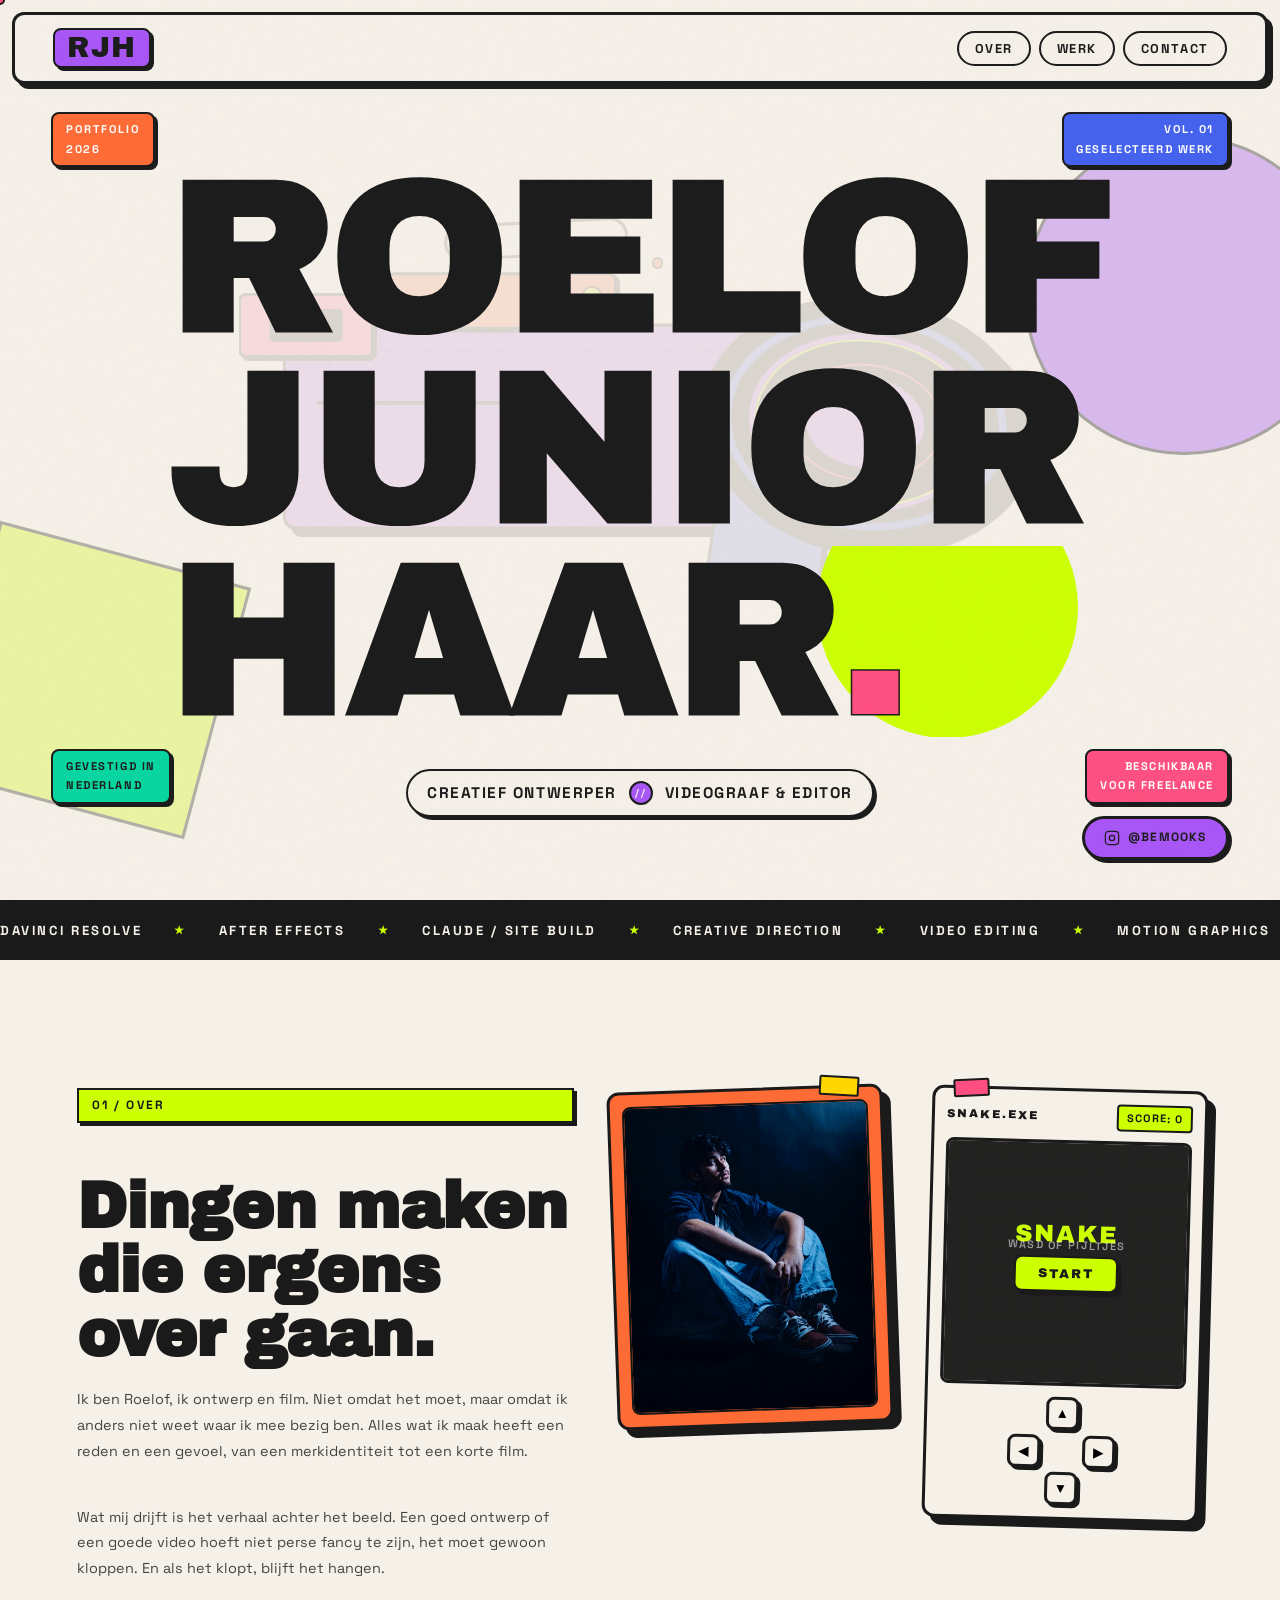
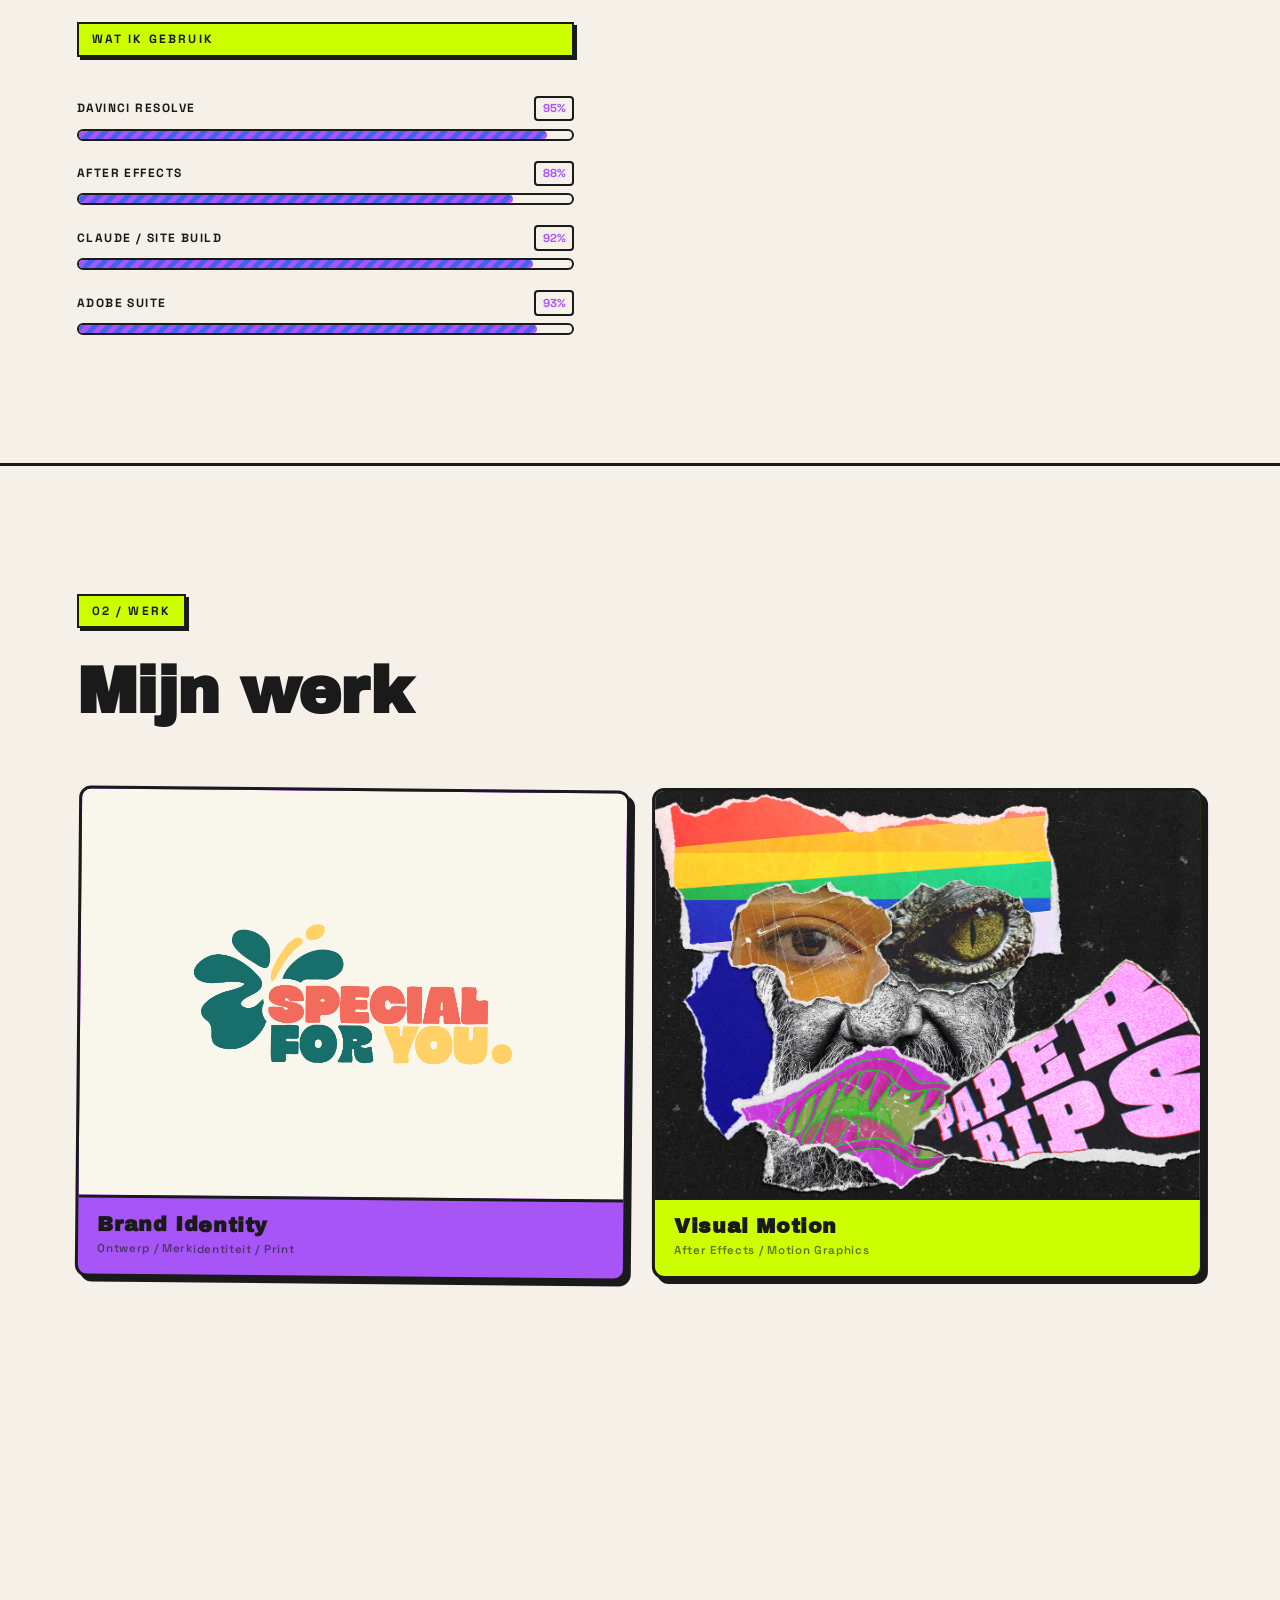
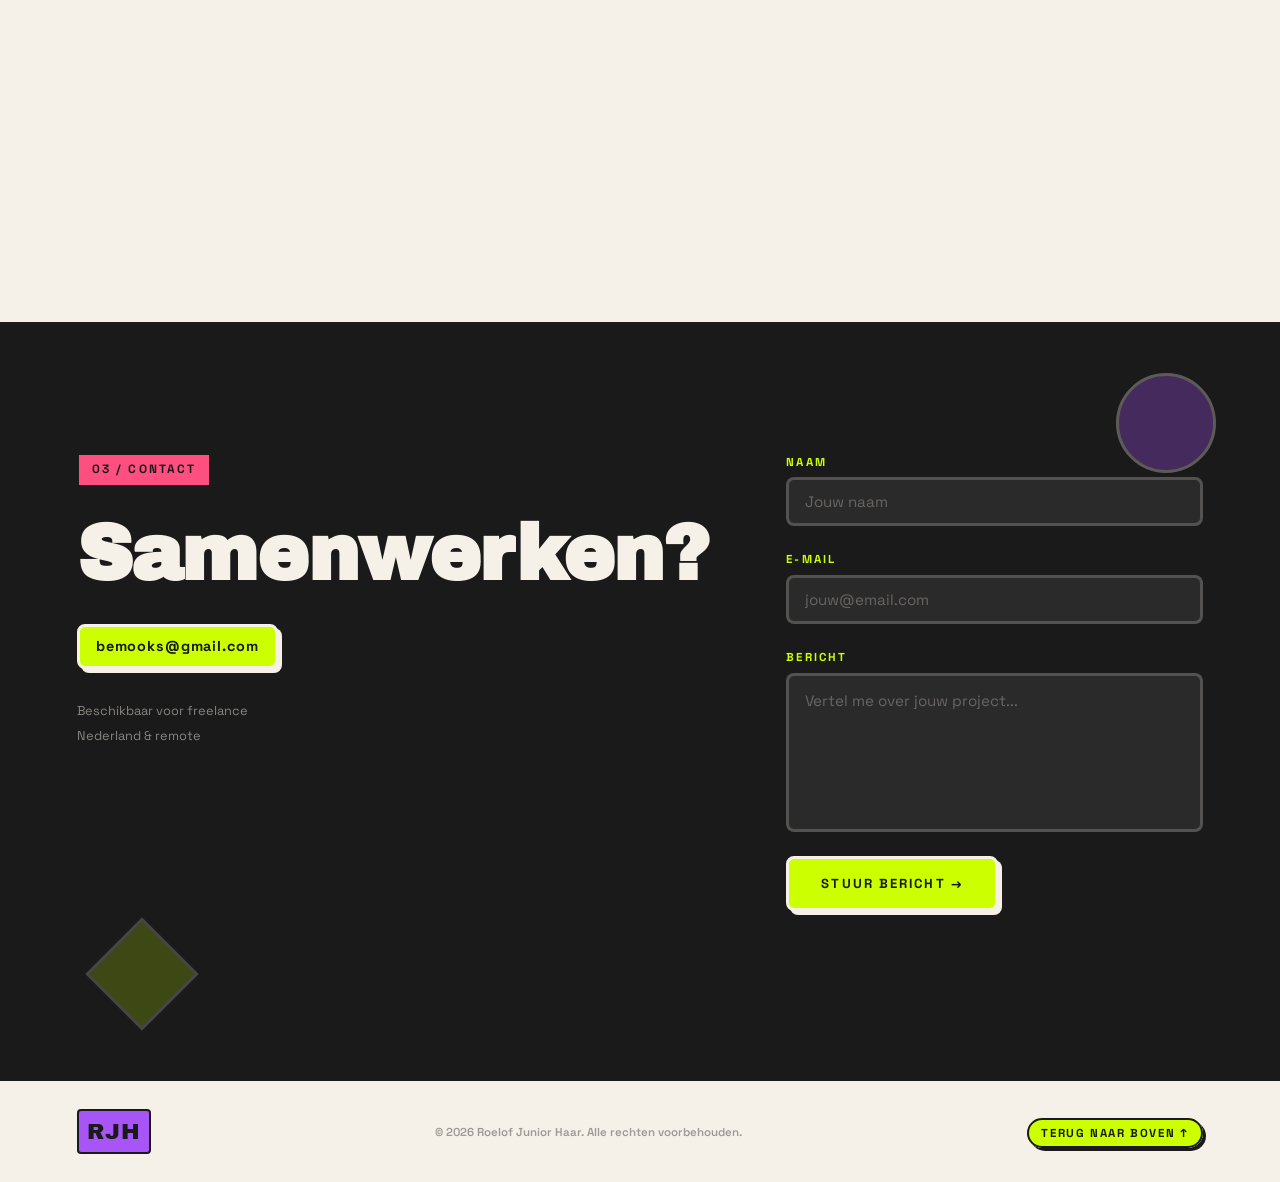
<file: index.html>
<!DOCTYPE html>
<html lang="nl">
<head>
  <meta charset="UTF-8" />
  <meta name="viewport" content="width=device-width, initial-scale=1.0" />
  <title>Roelof Junior Haar — Creatief Ontwerper &amp; Videograaf</title>
  <meta name="description" content="Portfolio van Roelof Junior Haar — creatief ontwerper, videograaf en editor vanuit Nederland." />
  <link rel="preconnect" href="https://fonts.googleapis.com" />
  <link rel="preconnect" href="https://fonts.gstatic.com" crossorigin />
  <link href="https://fonts.googleapis.com/css2?family=Archivo+Black&family=Space+Grotesk:wght@300;400;500;600;700&display=swap" rel="stylesheet" />
  <link rel="stylesheet" href="style.css" />
</head>
<body>

  <div class="cursor-dot" id="cursorDot"></div>
  <div class="cursor-ring" id="cursorRing"></div>

  <nav class="nav" id="nav">
    <a href="./index.html" class="nav__logo">RJH</a>
    <ul class="nav__links">
      <li><a href="#over">Over</a></li>
      <li><a href="#werk">Werk</a></li>
      <li><a href="#contact">Contact</a></li>
    </ul>
  </nav>

  <section class="hero" id="hero">
    <div class="hero__label hero__label--tl">
      <span>Portfolio</span>
      <span>2026</span>
    </div>
    <div class="hero__label hero__label--tr">
      <span>Vol. 01</span>
      <span>Geselecteerd werk</span>
    </div>
    <div class="hero__label hero__label--bl">
      <span>Gevestigd in</span>
      <span>Nederland</span>
    </div>
    <div class="hero__label hero__label--br">
      <span>Beschikbaar</span>
      <span>voor freelance</span>
    </div>

    <div class="hero__camera-scene" aria-hidden="true">
      <div class="hero__camera-float">
        <div class="hero-camera">
          <div class="hero-camera__body"></div>
          <div class="hero-camera__body-accent"></div>
          <div class="hero-camera__top"></div>
          <div class="hero-camera__handle"></div>
          <div class="hero-camera__viewfinder"></div>
          <div class="hero-camera__grip"></div>
          <div class="hero-camera__button hero-camera__button--one"></div>
          <div class="hero-camera__button hero-camera__button--two"></div>
          <div class="hero-camera__lens-barrel">
            <div class="hero-camera__lens-ring hero-camera__lens-ring--outer"></div>
            <div class="hero-camera__lens-ring hero-camera__lens-ring--mid"></div>
            <div class="hero-camera__lens-ring hero-camera__lens-ring--inner"></div>
            <div class="hero-camera__lens-core"></div>
          </div>
        </div>
      </div>
    </div>

    <div class="hero__name">
      <div class="hero__line hero__line--1">
        <span class="hero__word">ROELOF</span>
      </div>
      <div class="hero__line hero__line--2">
        <span class="hero__word">JUNIOR</span>
      </div>
      <div class="hero__line hero__line--3">
        <span class="hero__word">HAAR<span class="hero__period">.</span></span>
      </div>
    </div>

    <div class="hero__role">
      <span>Creatief ontwerper</span>
      <span class="hero__role-sep">&#47;&#47;</span>
      <span>Videograaf &amp; editor</span>
    </div>

    <a href="https://www.instagram.com/bemooks/?hl=en" target="_blank" rel="noopener noreferrer" class="ig-btn" aria-label="Volg op Instagram">
      <svg class="ig-btn__icon" viewBox="0 0 24 24" fill="none" stroke="currentColor" stroke-width="1.8" stroke-linecap="round" stroke-linejoin="round">
        <rect x="2" y="2" width="20" height="20" rx="5" ry="5"/>
        <circle cx="12" cy="12" r="4"/>
        <circle cx="17.5" cy="6.5" r="0.5" fill="currentColor" stroke="none"/>
      </svg>
      <span>@bemooks</span>
    </a>

  </section>

  <div class="ticker" aria-label="Skills ticker">
    <div class="ticker__track">
      <div class="ticker__group" aria-hidden="true">
        <span>DAVINCI RESOLVE</span>
        <span class="ticker__star">&#9733;</span>
        <span>AFTER EFFECTS</span>
        <span class="ticker__star">&#9733;</span>
        <span>CLAUDE / SITE BUILD</span>
        <span class="ticker__star">&#9733;</span>
        <span>CREATIVE DIRECTION</span>
        <span class="ticker__star">&#9733;</span>
        <span>VIDEO EDITING</span>
        <span class="ticker__star">&#9733;</span>
        <span>MOTION GRAPHICS</span>
        <span class="ticker__star">&#9733;</span>
      </div>
      <div class="ticker__group" aria-hidden="true">
        <span>DAVINCI RESOLVE</span>
        <span class="ticker__star">&#9733;</span>
        <span>AFTER EFFECTS</span>
        <span class="ticker__star">&#9733;</span>
        <span>CLAUDE / SITE BUILD</span>
        <span class="ticker__star">&#9733;</span>
        <span>CREATIVE DIRECTION</span>
        <span class="ticker__star">&#9733;</span>
        <span>VIDEO EDITING</span>
        <span class="ticker__star">&#9733;</span>
        <span>MOTION GRAPHICS</span>
        <span class="ticker__star">&#9733;</span>
      </div>
      <div class="ticker__group" aria-hidden="true">
        <span>DAVINCI RESOLVE</span>
        <span class="ticker__star">&#9733;</span>
        <span>AFTER EFFECTS</span>
        <span class="ticker__star">&#9733;</span>
        <span>CLAUDE / SITE BUILD</span>
        <span class="ticker__star">&#9733;</span>
        <span>CREATIVE DIRECTION</span>
        <span class="ticker__star">&#9733;</span>
        <span>VIDEO EDITING</span>
        <span class="ticker__star">&#9733;</span>
        <span>MOTION GRAPHICS</span>
        <span class="ticker__star">&#9733;</span>
      </div>
      <div class="ticker__group" aria-hidden="true">
        <span>DAVINCI RESOLVE</span>
        <span class="ticker__star">&#9733;</span>
        <span>AFTER EFFECTS</span>
        <span class="ticker__star">&#9733;</span>
        <span>CLAUDE / SITE BUILD</span>
        <span class="ticker__star">&#9733;</span>
        <span>CREATIVE DIRECTION</span>
        <span class="ticker__star">&#9733;</span>
        <span>VIDEO EDITING</span>
        <span class="ticker__star">&#9733;</span>
        <span>MOTION GRAPHICS</span>
        <span class="ticker__star">&#9733;</span>
      </div>
    </div>
  </div>

  <section class="about" id="over">
    <div class="about__grid">

      <div class="about__left reveal">
        <p class="section-label">01 / Over</p>
        <h2 class="about__heading">Dingen maken die ergens over gaan.</h2>
        <p class="about__bio">
          Ik ben Roelof, ik ontwerp en film. Niet omdat het moet, maar omdat ik anders niet weet waar ik mee bezig ben. Alles wat ik maak heeft een reden en een gevoel, van een merkidentiteit tot een korte film.
        </p>
        <p class="about__bio">
          Wat mij drijft is het verhaal achter het beeld. Een goed ontwerp of een goede video hoeft niet perse fancy te zijn, het moet gewoon kloppen. En als het klopt, blijft het hangen.
        </p>
        <div class="skills">
          <p class="section-label" style="margin-bottom:1.2rem;">Wat ik gebruik</p>
          <div class="skill">
            <div class="skill__header">
              <span class="skill__name">DaVinci Resolve</span>
              <span class="skill__pct">95%</span>
            </div>
            <div class="skill__track">
              <div class="skill__bar" data-width="95"></div>
            </div>
          </div>
          <div class="skill">
            <div class="skill__header">
              <span class="skill__name">After Effects</span>
              <span class="skill__pct">88%</span>
            </div>
            <div class="skill__track">
              <div class="skill__bar" data-width="88"></div>
            </div>
          </div>
          <div class="skill">
            <div class="skill__header">
              <span class="skill__name">Claude / Site Build</span>
              <span class="skill__pct">92%</span>
            </div>
            <div class="skill__track">
              <div class="skill__bar" data-width="92"></div>
            </div>
          </div>
          <div class="skill">
            <div class="skill__header">
              <span class="skill__name">Adobe Suite</span>
              <span class="skill__pct">93%</span>
            </div>
            <div class="skill__track">
              <div class="skill__bar" data-width="93"></div>
            </div>
          </div>
        </div>
      </div>

      <div class="about__photo reveal reveal--delay-1">
        <div class="about__portrait-card">
          <img src="assets/thumbs/roelof-image Large.jpeg" alt="Portret van Roelof Junior Haar" class="about__portrait" />
        </div>
      </div>

      <div class="about__game reveal reveal--delay-2">
        <div class="snake-widget">
          <div class="snake-widget__header">
            <span class="snake-widget__title">SNAKE.EXE</span>
            <span class="snake-widget__score-display">SCORE: <span id="snakeScore">0</span></span>
          </div>
          <div class="snake-canvas-wrap">
            <canvas id="snakeCanvas" width="280" height="280"></canvas>
            <div class="snake-overlay" id="snakeOverlay">
              <span class="snake-overlay__title" id="snakeOverlayTitle">SNAKE</span>
              <span class="snake-overlay__sub" id="snakeOverlaySub">WASD of pijltjes</span>
              <button class="snake-btn" id="snakeStartBtn">START</button>
            </div>
          </div>
          <div class="snake-dpad" aria-label="Spelbediening">
            <button class="snake-dpad__btn snake-dpad__btn--up"    id="snakeUp"    aria-label="Omhoog">▲</button>
            <button class="snake-dpad__btn snake-dpad__btn--left"  id="snakeLeft"  aria-label="Links">◀</button>
            <button class="snake-dpad__btn snake-dpad__btn--right" id="snakeRight" aria-label="Rechts">▶</button>
            <button class="snake-dpad__btn snake-dpad__btn--down"  id="snakeDown"  aria-label="Omlaag">▼</button>
          </div>
        </div>
      </div>

    </div>
  </section>

  <section class="work" id="werk">
    <div class="work__header reveal">
      <p class="section-label">02 / Werk</p>
      <h2 class="work__heading">Mijn werk</h2>
    </div>

    <div class="work__grid work__grid--4">

      <article class="project-card reveal">
        <a href="brand-identity/index.html" class="project-card__link">
          <div class="project-card__img">
            <img src="assets/thumbs/brand-identity.png" alt="Brand Identity" />
            <div class="project-card__overlay"><span>Bekijk werk</span></div>
          </div>
          <div class="project-card__info">
            <h3 class="project-card__title">Brand Identity</h3>
            <p class="project-card__tags">Ontwerp / Merkidentiteit / Print</p>
          </div>
        </a>
      </article>

      <article class="project-card reveal reveal--delay-1">
        <a href="visual-motion/index.html" class="project-card__link">
          <div class="project-card__img">
            <img src="assets/thumbs/visual-motion.avif" alt="Visual Motion" />
            <div class="project-card__overlay"><span>Bekijk werk</span></div>
          </div>
          <div class="project-card__info">
            <h3 class="project-card__title">Visual Motion</h3>
            <p class="project-card__tags">After Effects / Motion Graphics</p>
          </div>
        </a>
      </article>

      <article class="project-card reveal reveal--delay-2">
        <a href="video-editing/index.html" class="project-card__link">
          <div class="project-card__img">
            <img src="assets/thumbs/classic-hits.png" alt="Video/Editing" />
            <div class="project-card__overlay"><span>Bekijk werk</span></div>
          </div>
          <div class="project-card__info">
            <h3 class="project-card__title">Video/Editing</h3>
            <p class="project-card__tags">Video/Editing / Storytelling</p>
          </div>
        </a>
      </article>

      <article class="project-card reveal reveal--delay-3">
        <a href="social-marketing/index.html" class="project-card__link">
          <div class="project-card__img">
            <img src="assets/thumbs/zet-m-op Large.jpeg" alt="Social Marketing" />
            <div class="project-card__overlay"><span>Bekijk werk</span></div>
          </div>
          <div class="project-card__info">
            <h3 class="project-card__title">Social Marketing</h3>
            <p class="project-card__tags">Social Ads / Content / Campagne</p>
          </div>
        </a>
      </article>

    </div>
  </section>

  <section class="contact" id="contact">
    <div class="contact__grid">
      <div class="contact__left reveal">
        <p class="section-label section-label--dark">03 / Contact</p>
        <h2 class="contact__heading">Samenwerken?</h2>
        <a href="mailto:bemooks@gmail.com" class="contact__email">bemooks@gmail.com</a>
        <div class="contact__meta">
          <span>Beschikbaar voor freelance</span>
          <span>Nederland &amp; remote</span>
        </div>
      </div>
      <div class="contact__right reveal reveal--delay-1">
        <form class="contact-form" id="contactForm" action="https://formspree.io/f/xaqlozww" method="POST" novalidate>
          <div class="form-field">
            <label for="name" class="form-label">Naam</label>
            <input type="text" id="name" name="name" class="form-input" placeholder="Jouw naam" required autocomplete="name" />
          </div>
          <div class="form-field">
            <label for="email" class="form-label">E-mail</label>
            <input type="email" id="email" name="email" class="form-input" placeholder="jouw@email.com" required autocomplete="email" />
          </div>
          <div class="form-field">
            <label for="message" class="form-label">Bericht</label>
            <textarea id="message" name="message" class="form-input form-textarea" placeholder="Vertel me over jouw project..." required rows="5"></textarea>
          </div>
          <button type="submit" class="form-btn" id="formBtn">Stuur bericht &rarr;</button>
          <p class="form-status" id="formStatus" aria-live="polite"></p>
        </form>
      </div>
    </div>
  </section>

  <footer class="footer">
    <div class="footer__inner">
      <span class="footer__logo">RJH</span>
      <span class="footer__copy">&copy; 2026 Roelof Junior Haar. Alle rechten voorbehouden.</span>
      <span class="footer__back"><a href="#hero">Terug naar boven &uarr;</a></span>
    </div>
  </footer>

  <script src="script.js"></script>
</body>
</html>
</file>
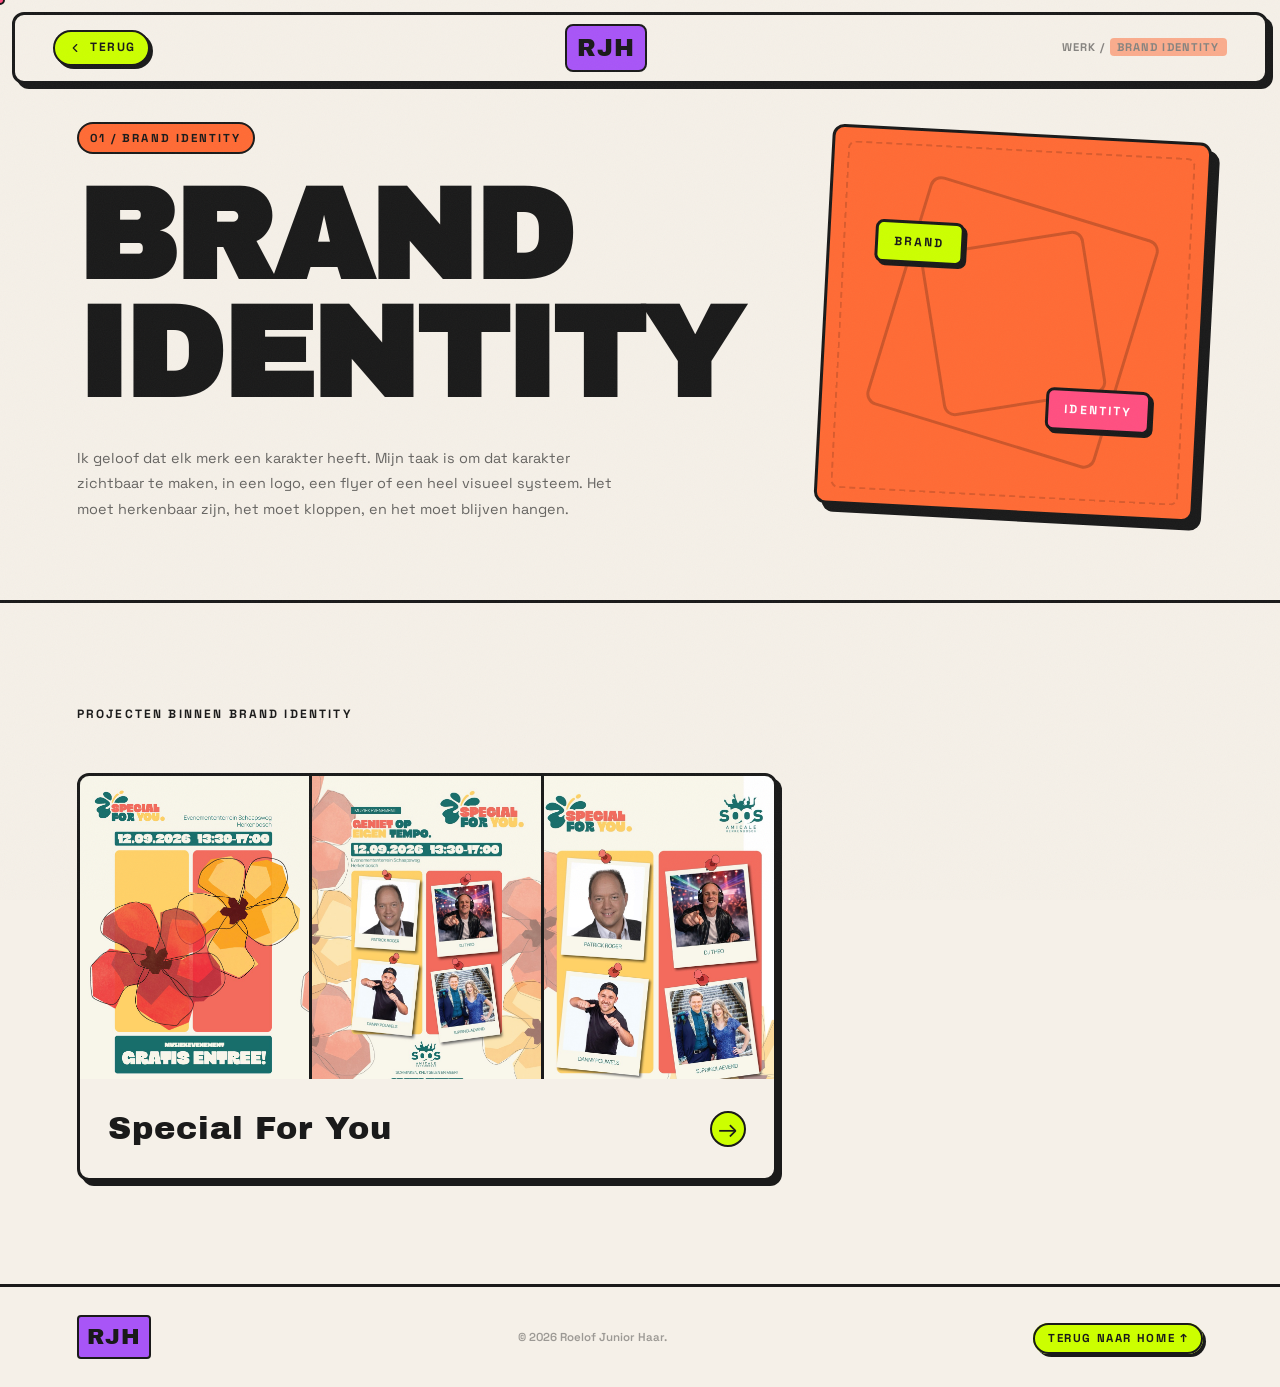
<file: brand-identity/index.html>
<!DOCTYPE html>
<html lang="nl">
<head>
  <meta charset="UTF-8" />
  <meta name="viewport" content="width=device-width, initial-scale=1.0" />
  <title>Brand Identity — Roelof Junior Haar</title>
  <meta name="description" content="Brand Identity werk van Roelof Junior Haar. Ontwerp dat klopt en blijft hangen." />
  <link rel="preconnect" href="https://fonts.googleapis.com" />
  <link rel="preconnect" href="https://fonts.gstatic.com" crossorigin />
  <link href="https://fonts.googleapis.com/css2?family=Archivo+Black&family=Space+Grotesk:wght@300;400;500;600;700&display=swap" rel="stylesheet" />
  <link rel="stylesheet" href="../style.css" />
</head>
<body>

  <div class="cursor-dot" id="cursorDot"></div>
  <div class="cursor-ring" id="cursorRing"></div>

  <nav class="subpage-nav">
    <a href="../index.html" class="subpage-nav__back">
      <svg viewBox="0 0 24 24" fill="none" stroke="currentColor" stroke-width="2" stroke-linecap="round" stroke-linejoin="round">
        <polyline points="15 18 9 12 15 6"/>
      </svg>
      Terug
    </a>
    <a href="../index.html" class="subpage-nav__logo">RJH</a>
    <div class="subpage-nav__breadcrumb">Werk / <span>Brand Identity</span></div>
  </nav>

  <section class="bi-hero reveal">
    <div class="page-showcase">
      <div class="page-showcase__copy">
        <p class="bi-hero__label">01 / Brand Identity</p>
        <h1 class="bi-hero__title">BRAND<br>IDENTITY</h1>
        <p class="bi-hero__desc">
          Ik geloof dat elk merk een karakter heeft. Mijn taak is om dat karakter zichtbaar te maken, in een logo, een flyer of een heel visueel systeem. Het moet herkenbaar zijn, het moet kloppen, en het moet blijven hangen.
        </p>
      </div>
      <div class="page-showcase__art page-showcase__art--brand" aria-hidden="true">
        <div class="brand-orbit brand-orbit--one"></div>
        <div class="brand-orbit brand-orbit--two"></div>
        <div class="brand-chip brand-chip--main">BRAND</div>
        <div class="brand-chip brand-chip--sub">IDENTITY</div>
      </div>
    </div>
  </section>

  <section class="bi-projects">
    <p class="bi-projects__label reveal">Projecten binnen Brand Identity</p>

    <a href="special-for-you/index.html" class="bi-card reveal">
      <div class="bi-card__img">
        <img src="special-for-you/Flyer-01%20Large.jpeg" alt="Special For You" loading="lazy" />
        <img src="special-for-you/A3%20Large.jpeg" alt="Special For You poster" loading="lazy" />
        <img src="special-for-you/Social%20Media-01%20Large.jpeg" alt="Special For You social" loading="lazy" />
      </div>
      <div class="bi-card__info">
        <span class="bi-card__title">Special For You</span>
        <span class="bi-card__arrow">&#8594;</span>
      </div>
    </a>
  </section>

  <footer class="footer">
    <div class="footer__inner">
      <span class="footer__logo">RJH</span>
      <span class="footer__copy">&copy; 2026 Roelof Junior Haar.</span>
      <span class="footer__back"><a href="../index.html">Terug naar home &uarr;</a></span>
    </div>
  </footer>

  <script src="../script.js"></script>
</body>
</html>
</file>
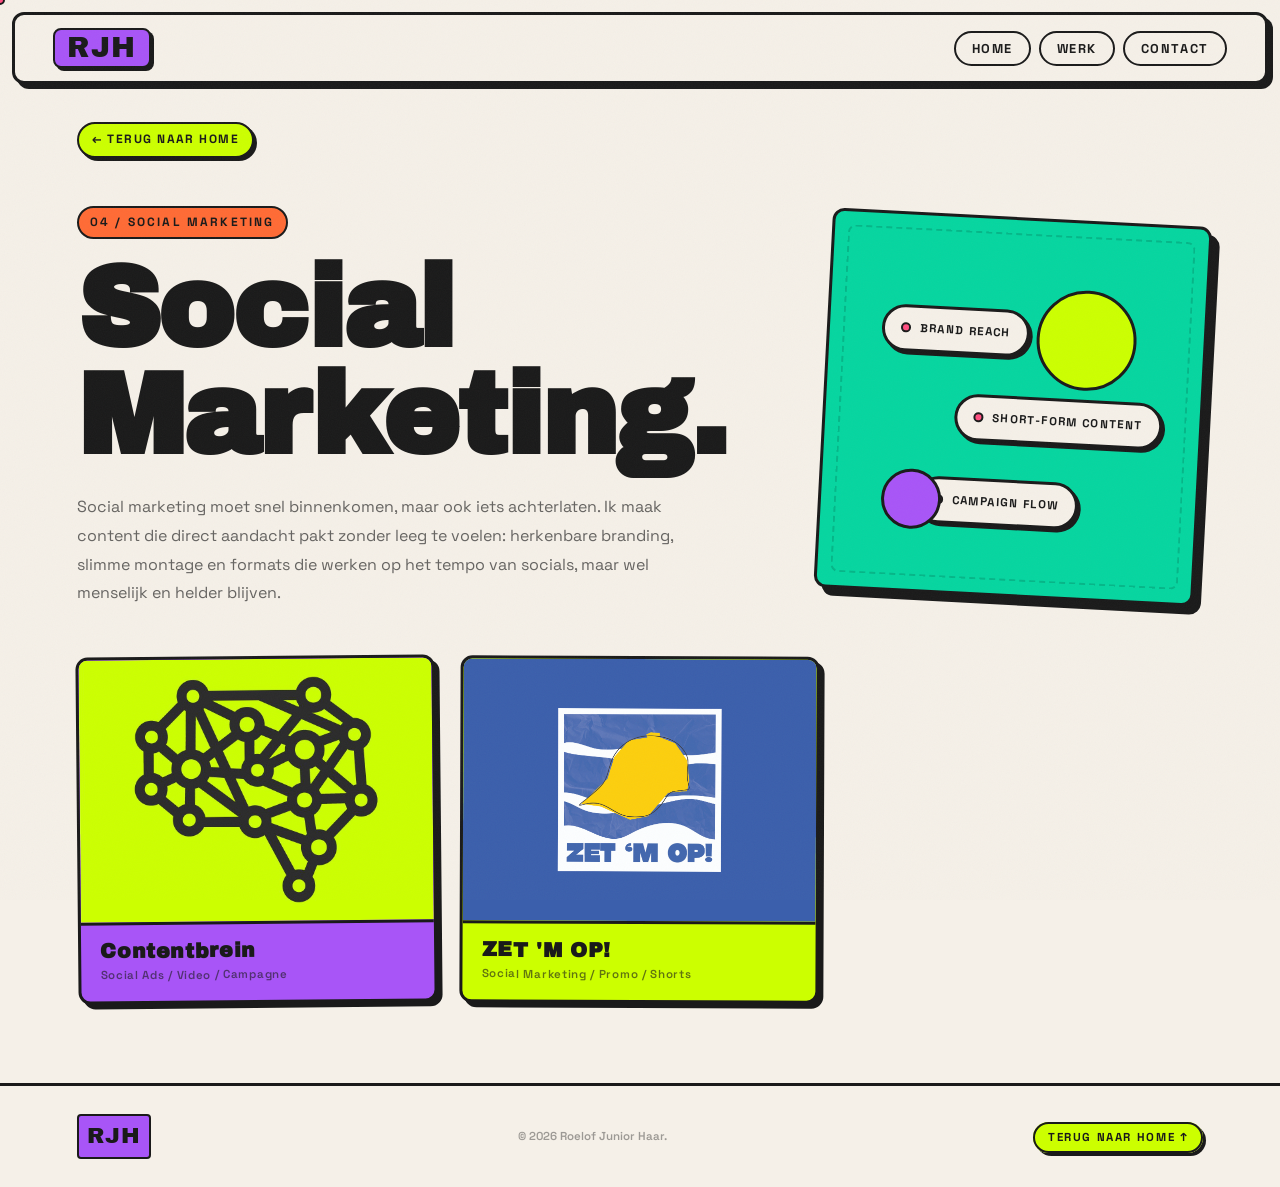
<file: social-marketing/index.html>
<!DOCTYPE html>
<html lang="nl">
<head>
  <meta charset="UTF-8" />
  <meta name="viewport" content="width=device-width, initial-scale=1.0" />
  <title>Social Marketing — Roelof Junior Haar</title>
  <link rel="preconnect" href="https://fonts.googleapis.com" />
  <link rel="preconnect" href="https://fonts.gstatic.com" crossorigin />
  <link href="https://fonts.googleapis.com/css2?family=Archivo+Black&family=Space+Grotesk:wght@300;400;500;600;700&display=swap" rel="stylesheet" />
  <link rel="stylesheet" href="../style.css" />
  <style>
    .subpage { padding: calc(var(--nav-h) + 50px) clamp(1.5rem, 6vw, 5rem) 5rem; min-height: 100vh; }
    .subpage__back { display: inline-flex; align-items: center; gap: 0.5rem; font-size: 0.75rem; font-weight: 700; letter-spacing: 0.12em; text-transform: uppercase; color: var(--text); background: var(--lime); padding: 0.4rem 0.8rem; border: var(--border-thin); border-radius: 999px; box-shadow: var(--shadow-sm); transition: transform 0.2s var(--ease-bounce), box-shadow 0.2s ease; cursor: none; margin-bottom: 3rem; }
    .subpage__back:hover { transform: translate(-2px, -2px); box-shadow: 5px 5px 0px var(--text); }
    .subpage__label { display: inline-block; font-size: 0.75rem; font-weight: 700; letter-spacing: 0.18em; text-transform: uppercase; color: var(--text); background: var(--orange); padding: 0.3rem 0.7rem; border: var(--border-thin); border-radius: 999px; margin-bottom: 1rem; }
    .subpage__title { font-family: var(--font-display); font-size: clamp(3.5rem, 9vw, 9rem); line-height: 0.93; letter-spacing: -0.02em; margin-bottom: 1.5rem; color: var(--text); }
    .subpage__desc { max-width: 620px; color: var(--text); opacity: 0.65; line-height: 1.8; font-size: 1rem; }
    .project-grid { display: grid; grid-template-columns: repeat(auto-fill, minmax(280px, 1fr)); gap: 1.5rem; margin-top: 3rem; }
    .project-grid .project-card__img--placeholder { aspect-ratio: 4/3; background: var(--purple); display: flex; flex-direction: column; align-items: center; justify-content: center; gap: 0.5rem; border: var(--border); border-radius: var(--radius); transition: transform 0.3s var(--ease-bounce); }
    .project-card__link:hover .project-card__img--placeholder { transform: translate(-2px, -2px); }
  </style>
</head>
<body>
  <div class="cursor-dot" id="cursorDot"></div>
  <div class="cursor-ring" id="cursorRing"></div>

  <nav class="nav" id="nav">
    <a href="../index.html" class="nav__logo">RJH</a>
    <ul class="nav__links">
      <li><a href="../index.html">Home</a></li>
      <li><a href="../index.html#werk">Werk</a></li>
      <li><a href="../index.html#contact">Contact</a></li>
    </ul>
  </nav>

  <div class="subpage">
    <a href="../index.html" class="subpage__back">&#8592; Terug naar home</a>
    <div class="page-showcase reveal">
      <div class="page-showcase__copy">
        <p class="subpage__label">04 / Social Marketing</p>
        <h1 class="subpage__title">Social<br>Marketing.</h1>
        <p class="subpage__desc">
          Social marketing moet snel binnenkomen, maar ook iets achterlaten. Ik maak content die direct aandacht pakt zonder leeg te voelen: herkenbare branding, slimme montage en formats die werken op het tempo van socials, maar wel menselijk en helder blijven.
        </p>
      </div>
      <div class="page-showcase__art page-showcase__art--social" aria-hidden="true">
        <div class="social-pill social-pill--one">Brand Reach</div>
        <div class="social-pill social-pill--two">Short-form Content</div>
        <div class="social-pill social-pill--three">Campaign Flow</div>
        <div class="social-orb social-orb--one"></div>
        <div class="social-orb social-orb--two"></div>
      </div>
    </div>

    <div class="project-grid">
      <article class="project-card reveal">
        <a href="contentbrein/index.html" class="project-card__link">
          <div class="project-card__img">
            <img src="../assets/thumbs/contentbrein.jpg" alt="Contentbrein" loading="lazy" />
            <div class="project-card__overlay"><span>Bekijk project</span></div>
          </div>
          <div class="project-card__info">
            <h3 class="project-card__title">Contentbrein</h3>
            <p class="project-card__tags">Social Ads / Video / Campagne</p>
          </div>
        </a>
      </article>

      <article class="project-card reveal reveal--delay-1">
        <a href="zet-m-op/index.html" class="project-card__link">
          <div class="project-card__img">
            <img src="../assets/thumbs/zet-m-op.jpg" alt="ZET 'M OP!'" loading="lazy" />
            <div class="project-card__overlay"><span>Bekijk project</span></div>
          </div>
          <div class="project-card__info">
            <h3 class="project-card__title">ZET 'M OP!</h3>
            <p class="project-card__tags">Social Marketing / Promo / Shorts</p>
          </div>
        </a>
      </article>
    </div>
  </div>

  <footer class="footer">
    <div class="footer__inner">
      <span class="footer__logo">RJH</span>
      <span class="footer__copy">&copy; 2026 Roelof Junior Haar.</span>
      <span class="footer__back"><a href="../index.html">Terug naar home &uarr;</a></span>
    </div>
  </footer>

  <script src="../script.js"></script>
</body>
</html>
</file>
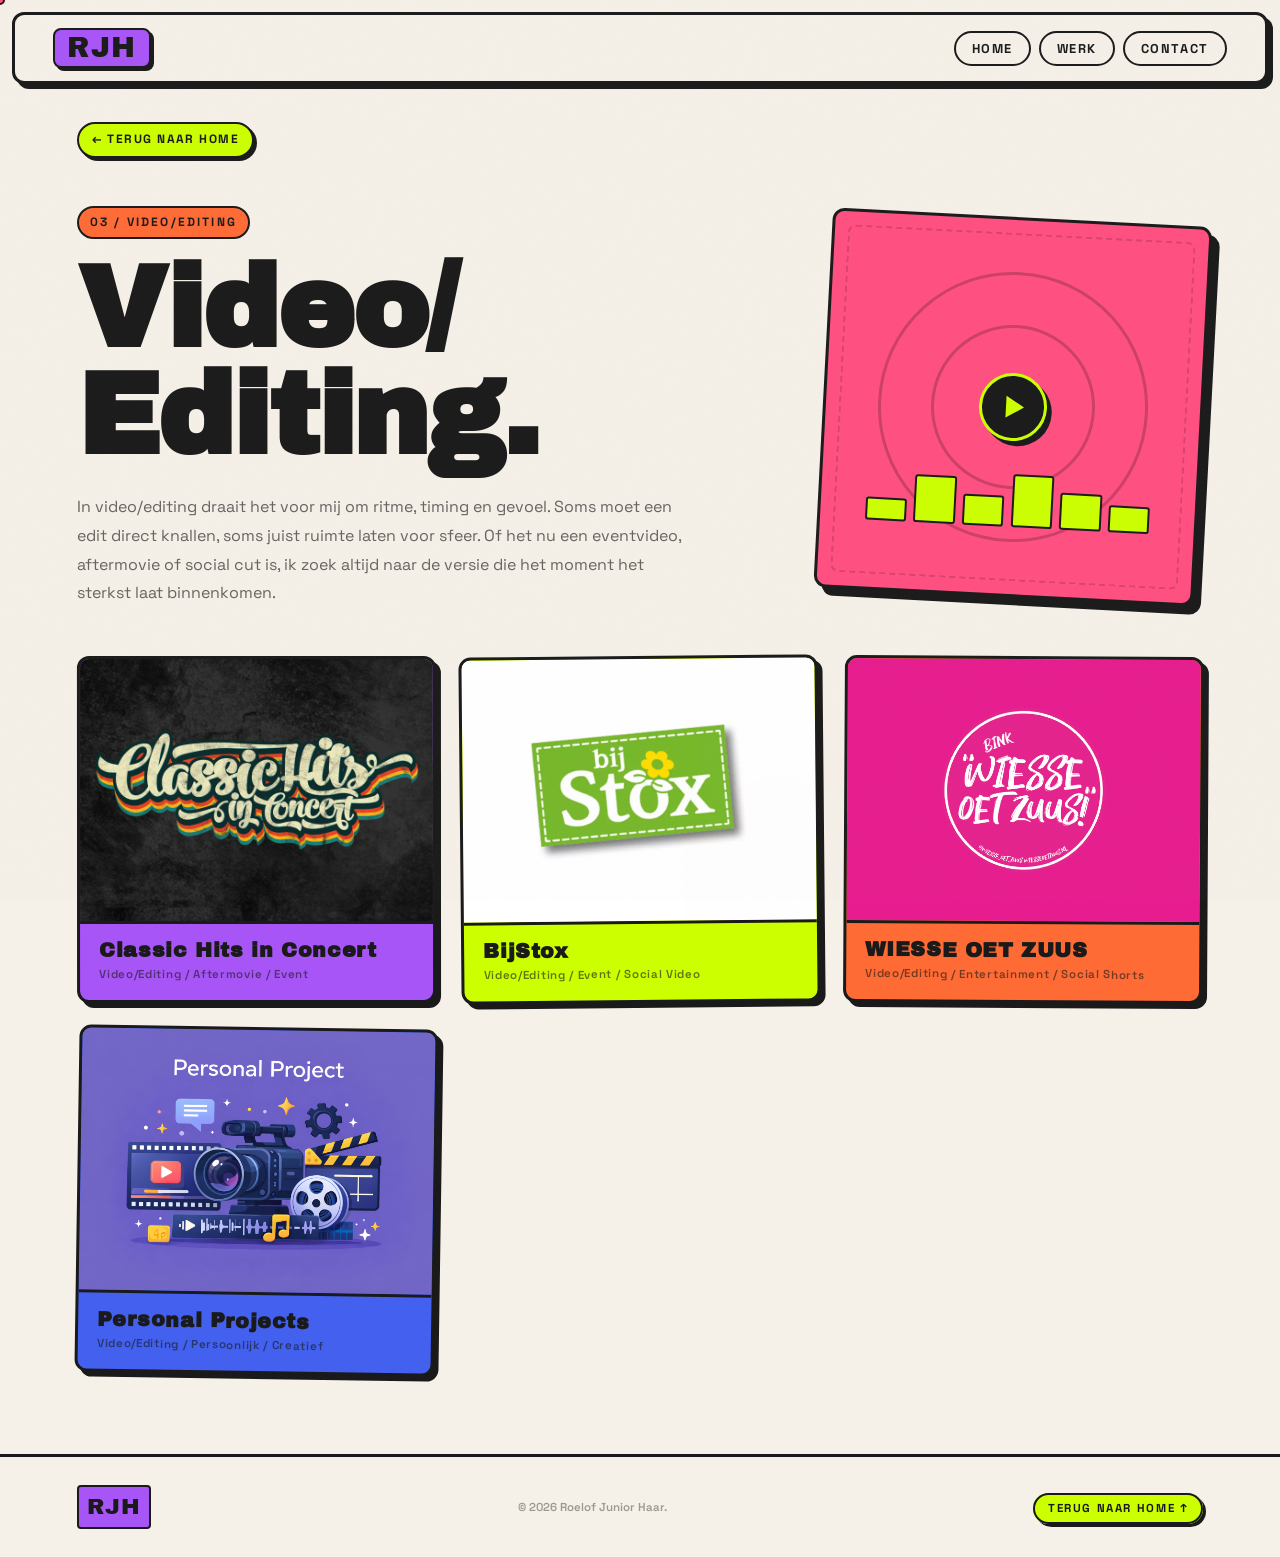
<file: video-editing/index.html>
<!DOCTYPE html>
<html lang="nl">
<head>
  <meta charset="UTF-8" />
  <meta name="viewport" content="width=device-width, initial-scale=1.0" />
  <title>Video/Editing — Roelof Junior Haar</title>
  <link rel="preconnect" href="https://fonts.googleapis.com" />
  <link rel="preconnect" href="https://fonts.gstatic.com" crossorigin />
  <link href="https://fonts.googleapis.com/css2?family=Archivo+Black&family=Space+Grotesk:wght@300;400;500;600;700&display=swap" rel="stylesheet" />
  <link rel="stylesheet" href="../style.css" />
  <style>
    .subpage { padding: calc(var(--nav-h) + 50px) clamp(1.5rem, 6vw, 5rem) 5rem; min-height: 100vh; }
    .subpage__back { display: inline-flex; align-items: center; gap: 0.5rem; font-size: 0.75rem; font-weight: 700; letter-spacing: 0.12em; text-transform: uppercase; color: var(--text); background: var(--lime); padding: 0.4rem 0.8rem; border: var(--border-thin); border-radius: 999px; box-shadow: var(--shadow-sm); transition: transform 0.2s var(--ease-bounce), box-shadow 0.2s ease; cursor: none; margin-bottom: 3rem; }
    .subpage__back:hover { transform: translate(-2px, -2px); box-shadow: 5px 5px 0px var(--text); }
    .subpage__label { display: inline-block; font-size: 0.75rem; font-weight: 700; letter-spacing: 0.18em; text-transform: uppercase; color: var(--text); background: var(--orange); padding: 0.3rem 0.7rem; border: var(--border-thin); border-radius: 999px; margin-bottom: 1rem; }
    .subpage__title { font-family: var(--font-display); font-size: clamp(3.5rem, 9vw, 9rem); line-height: 0.93; letter-spacing: -0.02em; margin-bottom: 1.5rem; color: var(--text); }
    .subpage__desc { max-width: 620px; color: var(--text); opacity: 0.65; line-height: 1.8; font-size: 1rem; }
    .project-grid { display: grid; grid-template-columns: repeat(auto-fill, minmax(280px, 1fr)); gap: 1.5rem; margin-top: 3rem; }
    .project-grid .project-card__img--placeholder { aspect-ratio: 4/3; background: var(--purple); display: flex; flex-direction: column; align-items: center; justify-content: center; gap: 0.5rem; border: var(--border); border-radius: var(--radius); transition: transform 0.3s var(--ease-bounce); }
    .project-card__link:hover .project-card__img--placeholder { transform: translate(-2px, -2px); }
  </style>
</head>
<body>
  <div class="cursor-dot" id="cursorDot"></div>
  <div class="cursor-ring" id="cursorRing"></div>

  <nav class="nav" id="nav">
    <a href="../index.html" class="nav__logo">RJH</a>
    <ul class="nav__links">
      <li><a href="../index.html">Home</a></li>
      <li><a href="../index.html#werk">Werk</a></li>
      <li><a href="../index.html#contact">Contact</a></li>
    </ul>
  </nav>

  <div class="subpage">
    <a href="../index.html" class="subpage__back">&#8592; Terug naar home</a>
    <div class="page-showcase reveal">
      <div class="page-showcase__copy">
        <p class="subpage__label">03 / Video/Editing</p>
        <h1 class="subpage__title">Video/<br>Editing.</h1>
        <p class="subpage__desc">
          In video/editing draait het voor mij om ritme, timing en gevoel. Soms moet een edit direct knallen, soms juist ruimte laten voor sfeer. Of het nu een eventvideo, aftermovie of social cut is, ik zoek altijd naar de versie die het moment het sterkst laat binnenkomen.
        </p>
      </div>
      <div class="page-showcase__art page-showcase__art--video" aria-hidden="true">
        <div class="video-ring video-ring--outer"></div>
        <div class="video-ring video-ring--inner"></div>
        <div class="video-play"></div>
        <div class="video-strip">
          <span></span><span></span><span></span><span></span><span></span><span></span>
        </div>
      </div>
    </div>

    <div class="project-grid">
      <article class="project-card reveal">
        <a href="classic-hits-in-concert/index.html" class="project-card__link">
          <div class="project-card__img">
            <img src="../assets/thumbs/classic-hits.png" alt="Classic Hits in Concert" loading="lazy" />
            <div class="project-card__overlay"><span>Bekijk project</span></div>
          </div>
          <div class="project-card__info">
            <h3 class="project-card__title">Classic Hits in Concert</h3>
            <p class="project-card__tags">Video/Editing / Aftermovie / Event</p>
          </div>
        </a>
      </article>

      <article class="project-card reveal reveal--delay-1">
        <a href="bijstox/index.html" class="project-card__link">
          <div class="project-card__img">
            <img src="../assets/thumbs/bijstox.png" alt="BijStox" loading="lazy" />
            <div class="project-card__overlay"><span>Bekijk project</span></div>
          </div>
          <div class="project-card__info">
            <h3 class="project-card__title">BijStox</h3>
            <p class="project-card__tags">Video/Editing / Event / Social Video</p>
          </div>
        </a>
      </article>

      <article class="project-card reveal reveal--delay-2">
        <a href="wiesse-oet-zuus/index.html" class="project-card__link">
          <div class="project-card__img">
            <img src="../assets/thumbs/WIESSEOETZUUSLOGO.png" alt="WIESSE OET ZUUS" loading="lazy" />
            <div class="project-card__overlay"><span>Bekijk project</span></div>
          </div>
          <div class="project-card__info">
            <h3 class="project-card__title">WIESSE OET ZUUS</h3>
            <p class="project-card__tags">Video/Editing / Entertainment / Social Shorts</p>
          </div>
        </a>
      </article>

      <article class="project-card reveal reveal--delay-3">
        <a href="personal-projects/index.html" class="project-card__link">
          <div class="project-card__img">
            <img src="../assets/thumbs/thumbnail personal projects.png" alt="Personal Projects" loading="lazy" />
            <div class="project-card__overlay"><span>Bekijk project</span></div>
          </div>
          <div class="project-card__info">
            <h3 class="project-card__title">Personal Projects</h3>
            <p class="project-card__tags">Video/Editing / Persoonlijk / Creatief</p>
          </div>
        </a>
      </article>
    </div>
  </div>

  <footer class="footer">
    <div class="footer__inner">
      <span class="footer__logo">RJH</span>
      <span class="footer__copy">&copy; 2026 Roelof Junior Haar.</span>
      <span class="footer__back"><a href="../index.html">Terug naar home &uarr;</a></span>
    </div>
  </footer>

  <script src="../script.js"></script>
</body>
</html>
</file>
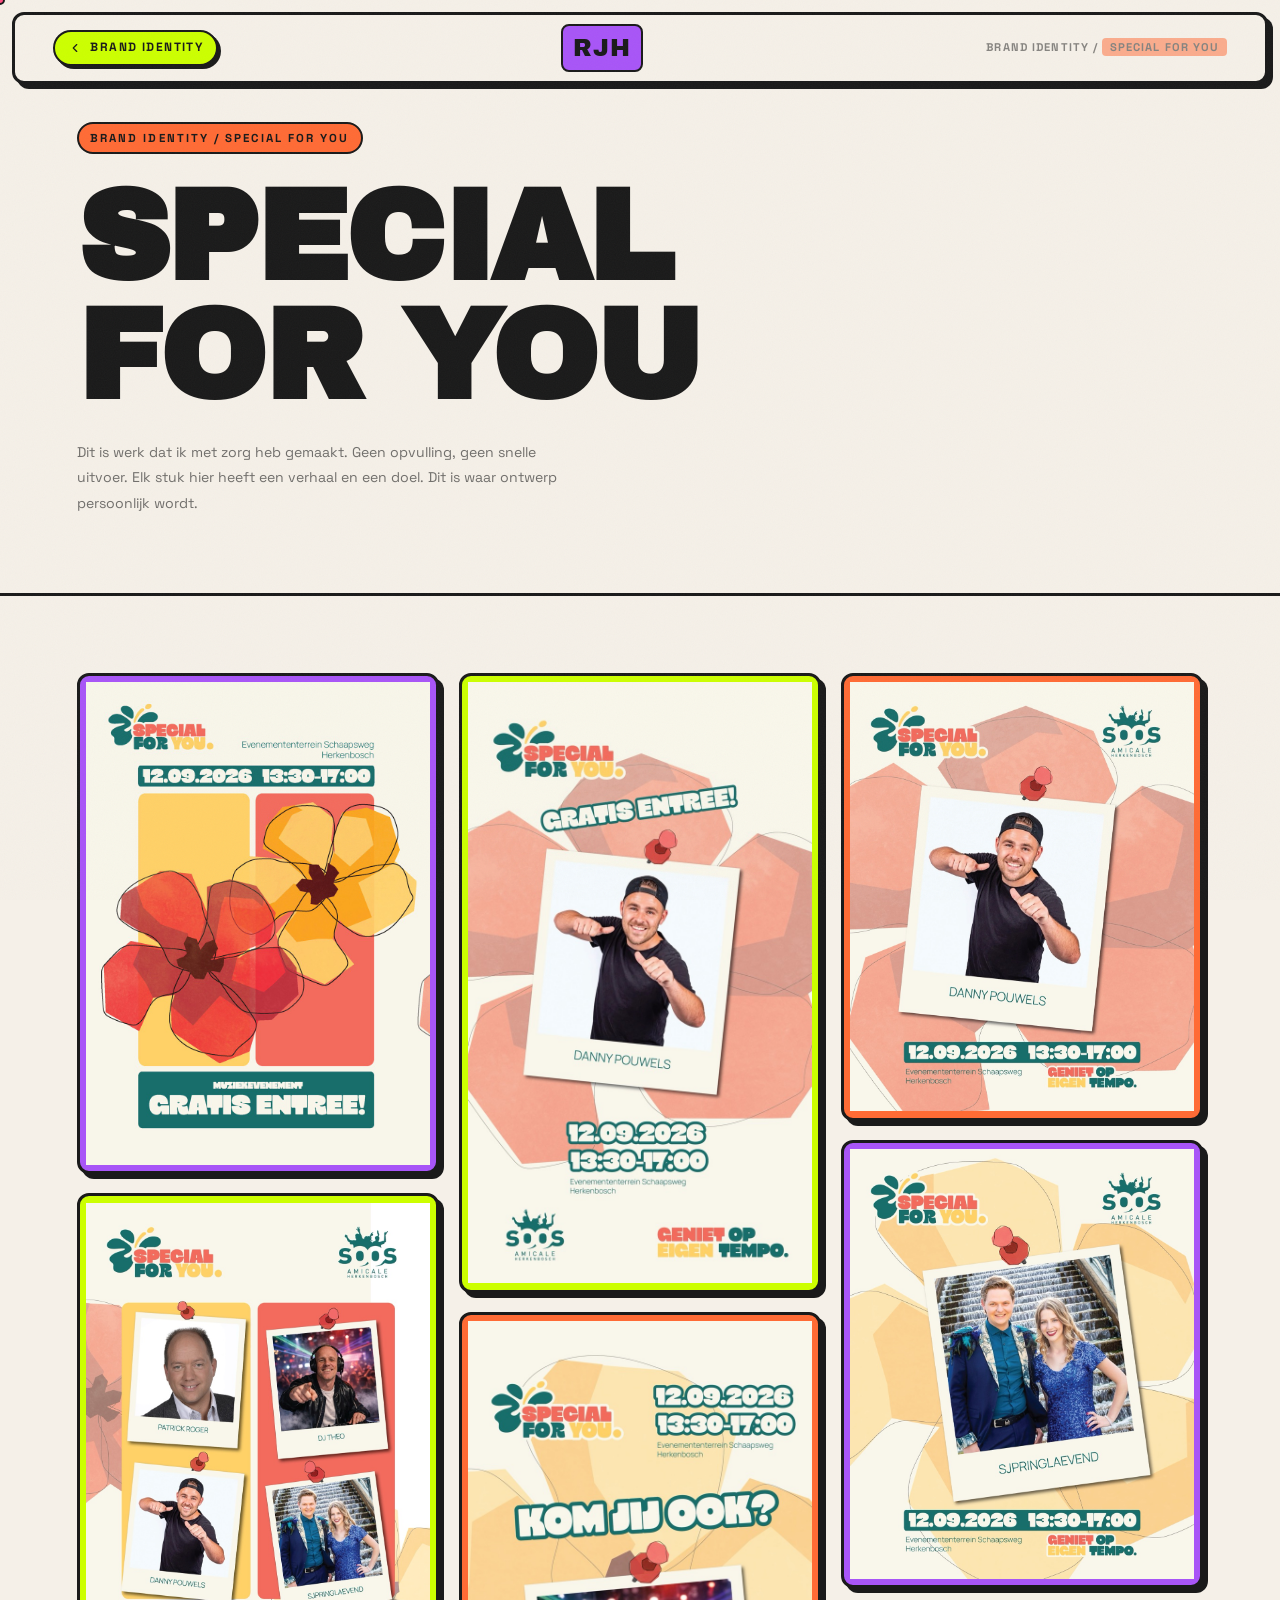
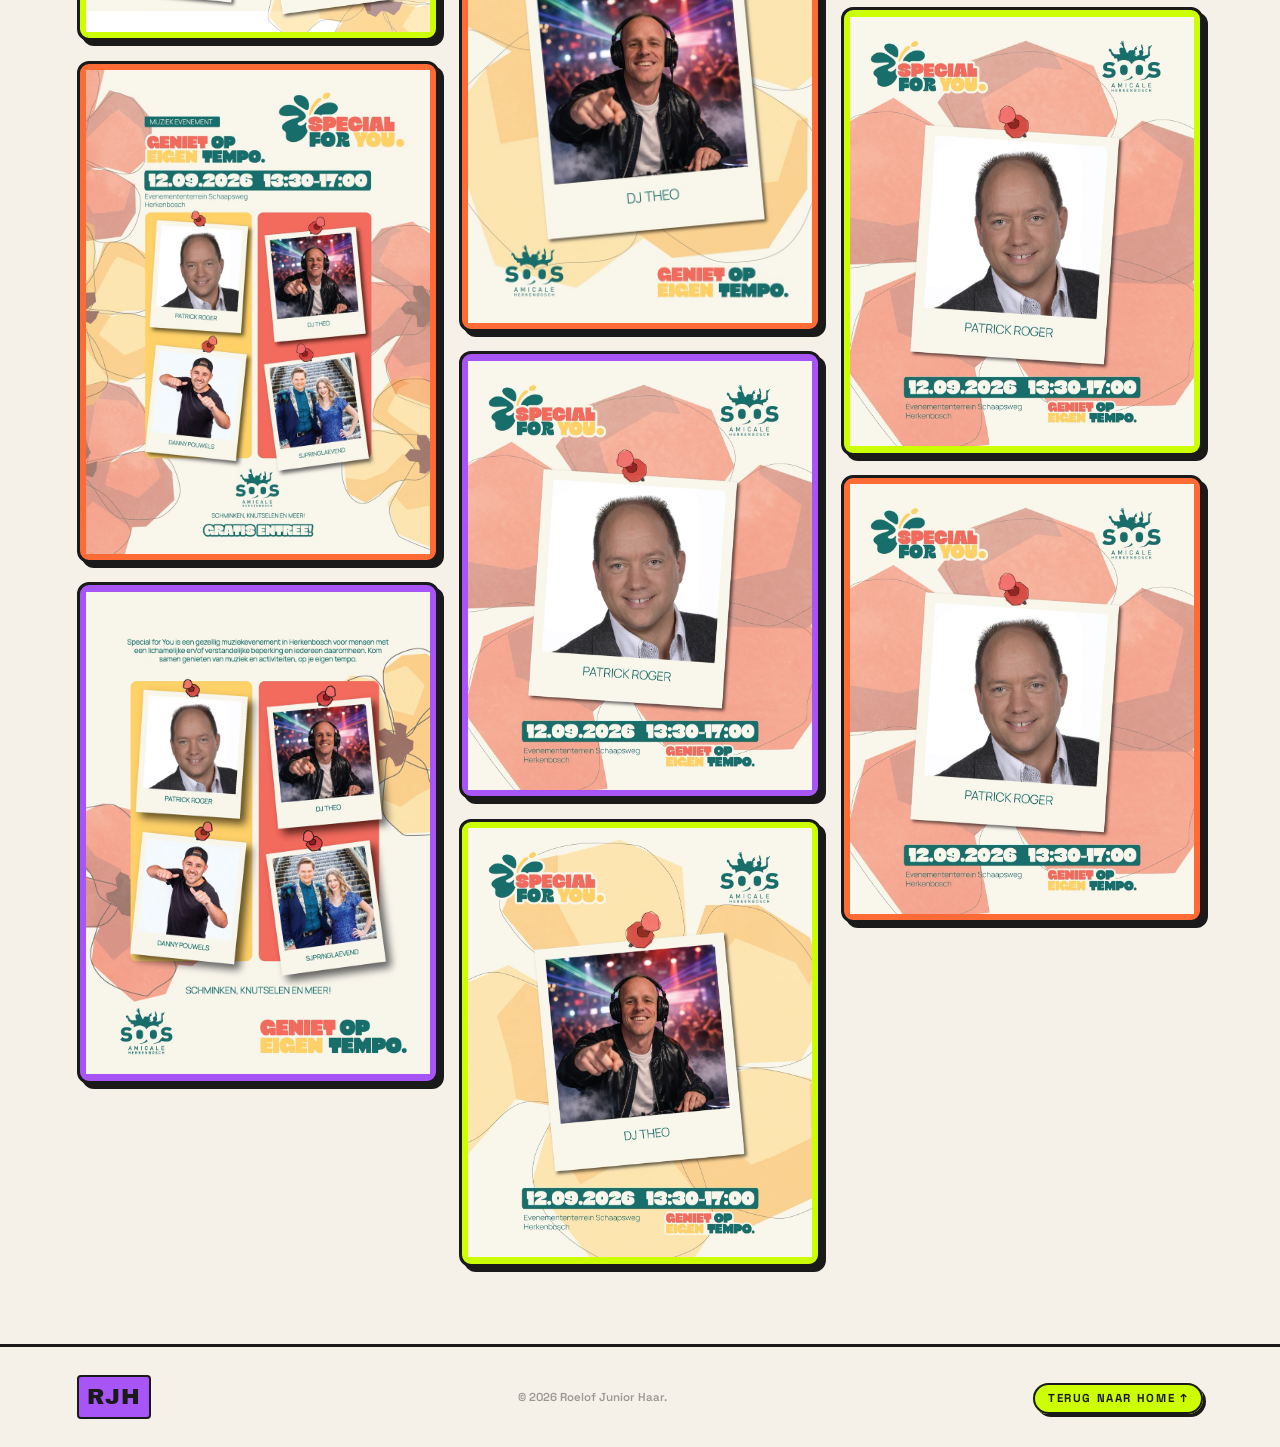
<file: brand-identity/special-for-you/index.html>
<!DOCTYPE html>
<html lang="nl">
<head>
  <meta charset="UTF-8" />
  <meta name="viewport" content="width=device-width, initial-scale=1.0" />
  <title>Special For You — Brand Identity — Roelof Junior Haar</title>
  <meta name="description" content="Special For You, een collectie merkidentiteit werk van Roelof Junior Haar." />
  <link rel="preconnect" href="https://fonts.googleapis.com" />
  <link rel="preconnect" href="https://fonts.gstatic.com" crossorigin />
  <link href="https://fonts.googleapis.com/css2?family=Archivo+Black&family=Space+Grotesk:wght@300;400;500;600;700&display=swap" rel="stylesheet" />
  <link rel="stylesheet" href="../../style.css" />
</head>
<body>

  <div class="cursor-dot" id="cursorDot"></div>
  <div class="cursor-ring" id="cursorRing"></div>

  <nav class="subpage-nav">
    <a href="../index.html" class="subpage-nav__back">
      <svg viewBox="0 0 24 24" fill="none" stroke="currentColor" stroke-width="2" stroke-linecap="round" stroke-linejoin="round">
        <polyline points="15 18 9 12 15 6"/>
      </svg>
      Brand Identity
    </a>
    <a href="../../index.html" class="subpage-nav__logo">RJH</a>
    <div class="subpage-nav__breadcrumb">Brand Identity / <span>Special For You</span></div>
  </nav>

  <section class="sfy-hero reveal">
    <p class="sfy-hero__label">Brand Identity / Special For You</p>
    <h1 class="sfy-hero__title">SPECIAL<br>FOR YOU</h1>
    <p class="sfy-hero__desc">
      Dit is werk dat ik met zorg heb gemaakt. Geen opvulling, geen snelle uitvoer. Elk stuk hier heeft een verhaal en een doel. Dit is waar ontwerp persoonlijk wordt.
    </p>
  </section>

  <section class="sfy-gallery">

    <div class="sfy-gallery__item reveal">
      <img src="Flyer-01%20Large.jpeg" alt="Special For You Flyer 01" loading="lazy" />
    </div>

    <div class="sfy-gallery__item reveal reveal--delay-1">
      <img src="Social%20Media-01%20Large.jpeg" alt="Special For You Social Media 01" loading="lazy" />
    </div>

    <div class="sfy-gallery__item reveal reveal--delay-2">
      <img src="A3%20Large.jpeg" alt="Special For You A3 Poster" loading="lazy" />
    </div>

    <div class="sfy-gallery__item reveal">
      <img src="Flyer-02%20Large.jpeg" alt="Special For You Flyer 02" loading="lazy" />
    </div>

    <div class="sfy-gallery__item reveal reveal--delay-1">
      <img src="Social%20Media-02%20Large.jpeg" alt="Special For You Social Media 02" loading="lazy" />
    </div>

    <div class="sfy-gallery__item reveal reveal--delay-2">
      <img src="Social%20Media-03%20Large.jpeg" alt="Special For You Social Media 03" loading="lazy" />
    </div>

    <div class="sfy-gallery__item reveal">
      <img src="Social%20Media-05%20Large.jpeg" alt="Special For You Social Media 05" loading="lazy" />
    </div>

    <div class="sfy-gallery__item reveal reveal--delay-1">
      <img src="Social%20Media-06%20Large.jpeg" alt="Special For You Social Media 06" loading="lazy" />
    </div>

    <div class="sfy-gallery__item reveal reveal--delay-2">
      <img src="Social%20Media-07%20Large.jpeg" alt="Special For You Social Media 07" loading="lazy" />
    </div>

    <div class="sfy-gallery__item reveal">
      <img src="Social%20Media-08%20Large.jpeg" alt="Special For You Social Media 08" loading="lazy" />
    </div>

    <div class="sfy-gallery__item reveal reveal--delay-1">
      <img src="Social%20Media-09%20Large.jpeg" alt="Special For You Social Media 09" loading="lazy" />
    </div>

    <div class="sfy-gallery__item reveal reveal--delay-2">
      <img src="Social%20Media-10%20Large.jpeg" alt="Special For You Social Media 10" loading="lazy" />
    </div>

  </section>

  <footer class="footer">
    <div class="footer__inner">
      <span class="footer__logo">RJH</span>
      <span class="footer__copy">&copy; 2026 Roelof Junior Haar.</span>
      <span class="footer__back"><a href="../../index.html">Terug naar home &uarr;</a></span>
    </div>
  </footer>

  <script src="../../script.js"></script>
</body>
</html>
</file>
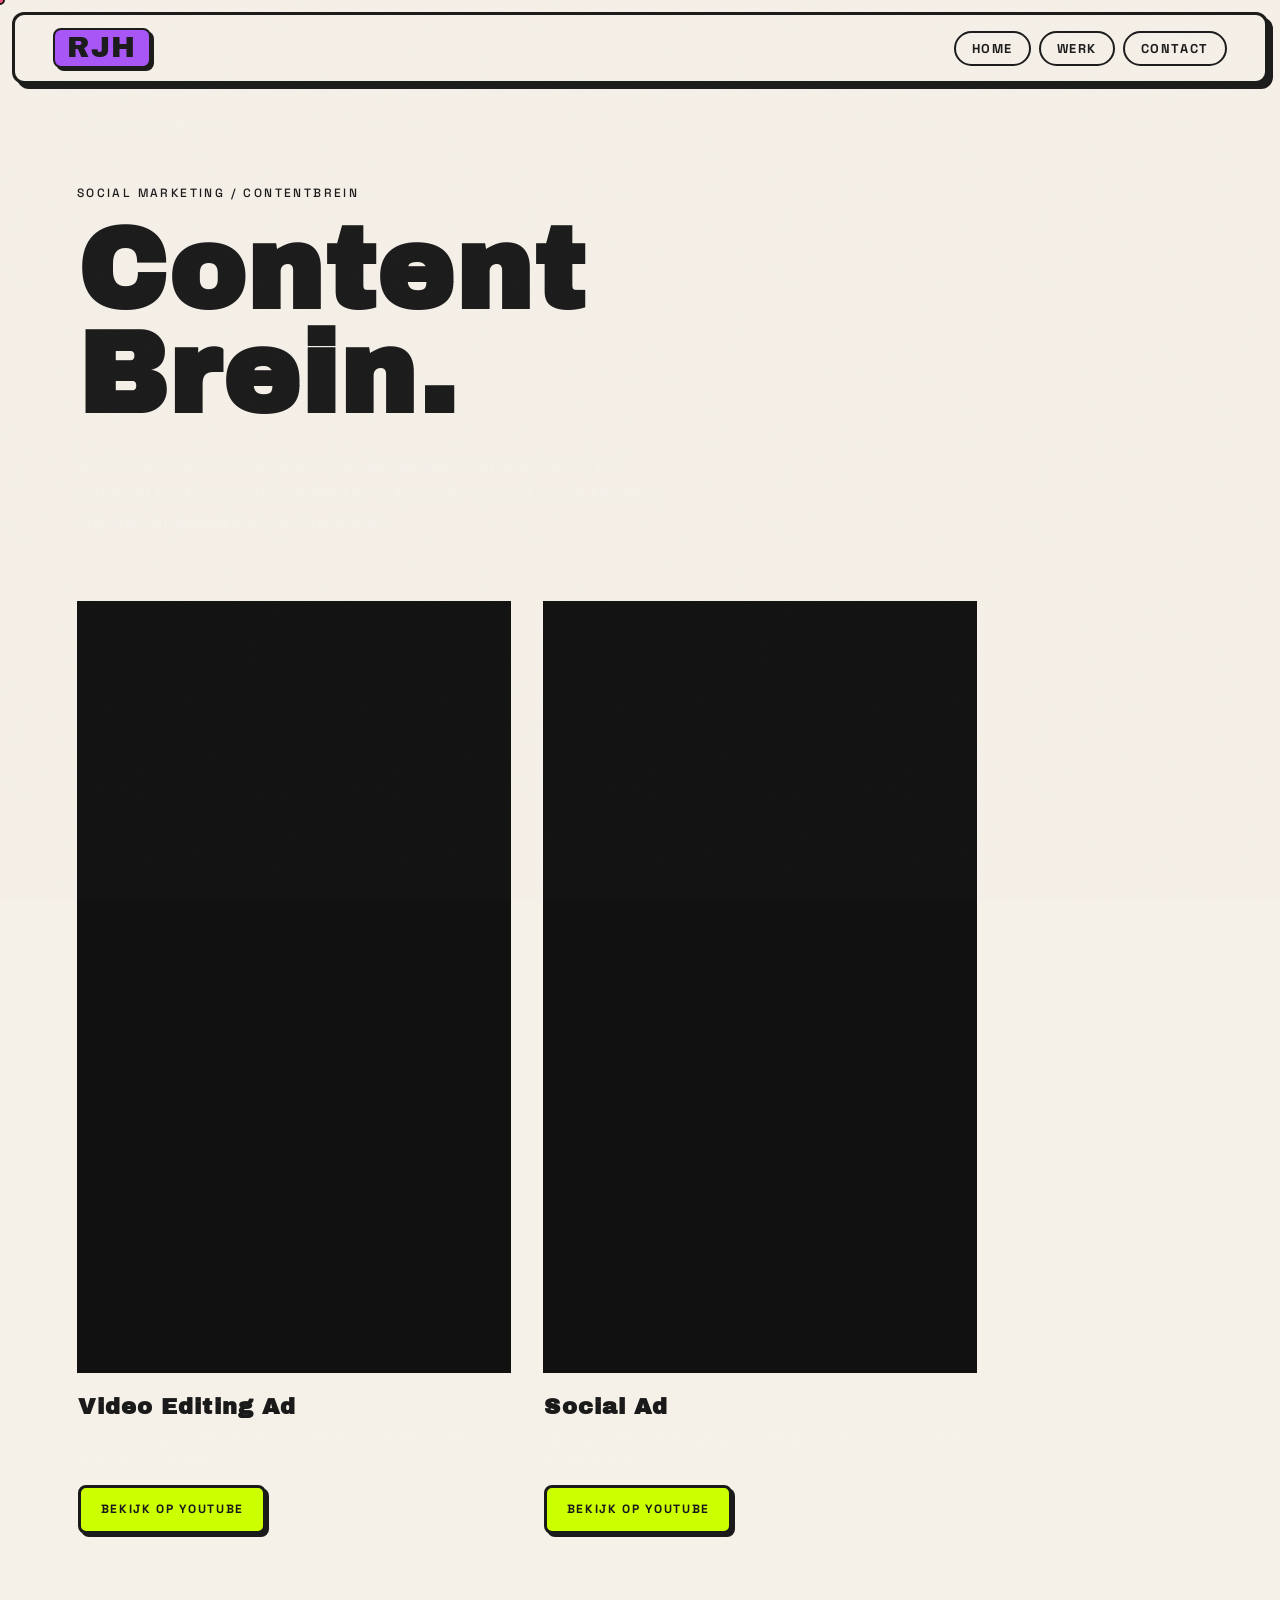
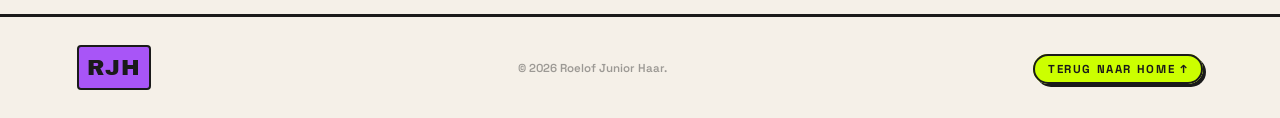
<file: social-marketing/contentbrein/index.html>
<!DOCTYPE html>
<html lang="nl">
<head>
  <meta charset="UTF-8" />
  <meta name="viewport" content="width=device-width, initial-scale=1.0" />
  <meta name="referrer" content="strict-origin-when-cross-origin" />
  <title>Contentbrein — Social Marketing</title>
  <link rel="preconnect" href="https://fonts.googleapis.com" />
  <link rel="preconnect" href="https://fonts.gstatic.com" crossorigin />
  <link href="https://fonts.googleapis.com/css2?family=Archivo+Black&family=Space+Grotesk:wght@300;400;500;600;700&display=swap" rel="stylesheet" />
  <link rel="stylesheet" href="../../style.css" />
  <style>
    .subpage { padding: 7rem clamp(1.5rem, 6vw, 5rem) 5rem; min-height: 100vh; }
    .subpage__back { display: inline-flex; align-items: center; gap: 0.5rem; font-size: 0.75rem; font-weight: 600; letter-spacing: 0.15em; text-transform: uppercase; color: rgba(245,244,240,0.4); margin-bottom: 3rem; transition: color 0.2s; cursor: none; }
    .subpage__back:hover { color: var(--red); }
    .subpage__label { font-size: 0.75rem; font-weight: 500; letter-spacing: 0.2em; text-transform: uppercase; color: var(--red); margin-bottom: 1rem; }
    .subpage__title { font-family: var(--font-display); font-size: clamp(3.5rem, 9vw, 9rem); line-height: 0.9; letter-spacing: 0.01em; margin-bottom: 1.5rem; }
    .subpage__desc { max-width: 600px; color: rgba(245,244,240,0.65); line-height: 1.8; font-size: 1rem; margin-bottom: 4rem; }
    .videos-grid { display: grid; grid-template-columns: repeat(2, 1fr); gap: clamp(1rem, 3vw, 2rem); max-width: 900px; }
    .video-block { display: flex; flex-direction: column; gap: 1rem; }
    .video-block__embed { position: relative; aspect-ratio: 9/16; width: 100%; background: #111; overflow: hidden; }
    .video-block__embed iframe { position: absolute; inset: 0; width: 100%; height: 100%; border: none; }
    .video-block__info { padding: 0 0.1rem; }
    .video-block__title { font-family: var(--font-display); font-size: 1.4rem; letter-spacing: 0.05em; color: var(--off-white); margin-bottom: 0.3rem; }
    .video-block__desc { font-size: 0.78rem; color: rgba(245,244,240,0.4); line-height: 1.6; }
    @media (max-width: 600px) { .videos-grid { grid-template-columns: 1fr; max-width: 340px; } }
  </style>
</head>
<body>
  <div class="cursor-dot" id="cursorDot"></div>
  <div class="cursor-ring" id="cursorRing"></div>

  <nav class="nav" id="nav">
    <a href="../../index.html" class="nav__logo">RJH</a>
    <ul class="nav__links">
      <li><a href="../../index.html">Home</a></li>
      <li><a href="../../index.html#werk">Werk</a></li>
      <li><a href="../../index.html#contact">Contact</a></li>
    </ul>
  </nav>

  <div class="subpage">
    <a href="../index.html" class="subpage__back">&#8592; Social Marketing</a>
    <p class="subpage__label">Social Marketing / Contentbrein</p>
    <h1 class="subpage__title">Content<br>Brein.</h1>
    <p class="subpage__desc">
      Voor Contentbrein heb ik twee social ads gemaakt. Het doel was simpel: aandacht trekken, klanten aantrekken en laten zien wat ze kunnen. Moderne stijl, snel, en gemaakt om te converteren.
    </p>

    <div class="videos-grid">

      <div class="video-block reveal">
        <div class="video-block__embed">
          <iframe
            src="https://www.youtube.com/embed/Oyz1rd2bgcU"
            title="Contentbrein - Video editing ad"
            allow="accelerometer; autoplay; clipboard-write; encrypted-media; gyroscope; picture-in-picture"
            referrerpolicy="strict-origin-when-cross-origin"
            allowfullscreen>
          </iframe>
        </div>
        <div class="video-block__info">
          <h3 class="video-block__title">Video Editing Ad</h3>
          <p class="video-block__desc">Ad voor een video editing bedrijf. Doel: klanten aantrekken en laten zien wat ze waard zijn.</p>
        </div>
      </div>

      <div class="video-block reveal reveal--delay-1">
        <div class="video-block__embed">
          <iframe
            src="https://www.youtube.com/embed/ccjxVFwpJRs"
            title="Contentbrein - Social ad"
            allow="accelerometer; autoplay; clipboard-write; encrypted-media; gyroscope; picture-in-picture"
            referrerpolicy="strict-origin-when-cross-origin"
            allowfullscreen>
          </iframe>
        </div>
        <div class="video-block__info">
          <h3 class="video-block__title">Social Ad</h3>
          <p class="video-block__desc">Clips van het team in beeld, aandacht trekken met een moderne stijl die blijft hangen.</p>
        </div>
      </div>

    </div>
  </div>

  <footer class="footer">
    <div class="footer__inner">
      <span class="footer__logo">RJH</span>
      <span class="footer__copy">&copy; 2026 Roelof Junior Haar.</span>
      <span class="footer__back"><a href="../../index.html">Terug naar home &uarr;</a></span>
    </div>
  </footer>

  <script src="../../script.js"></script>
</body>
</html>
</file>
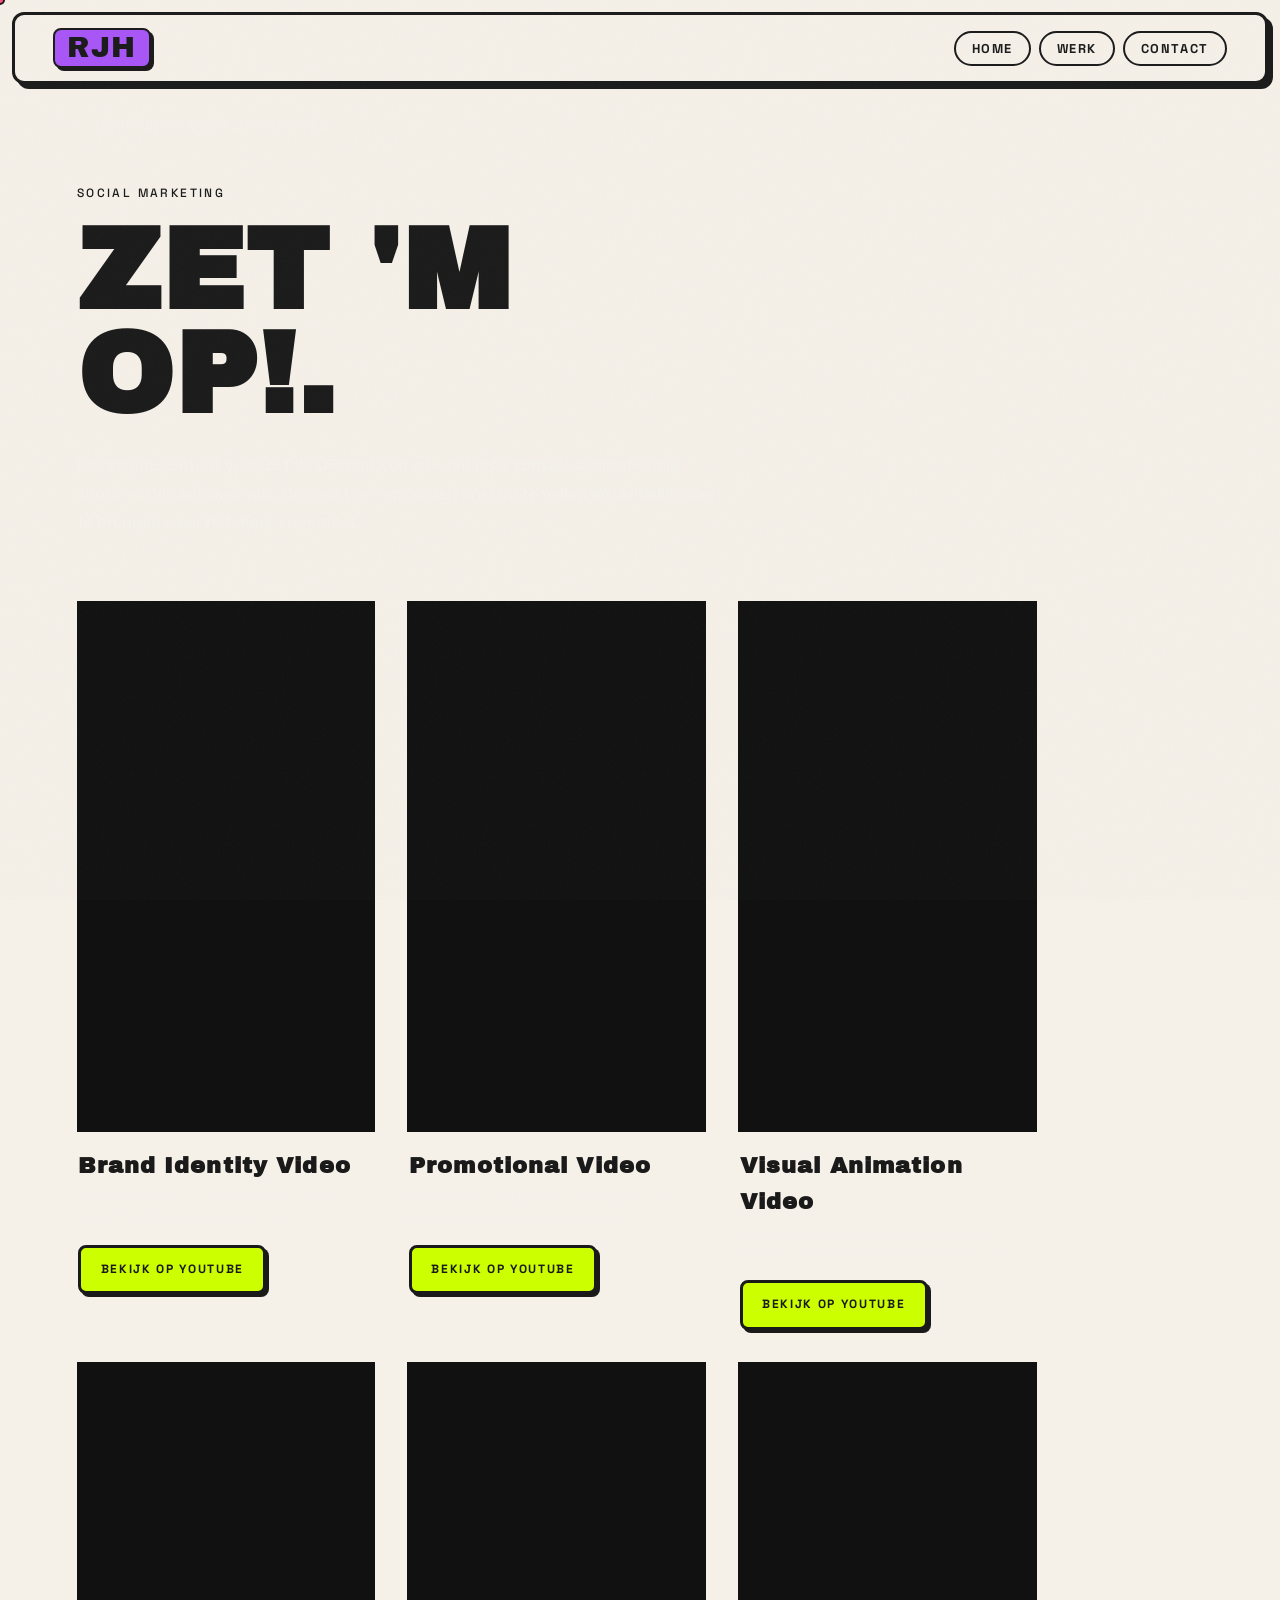
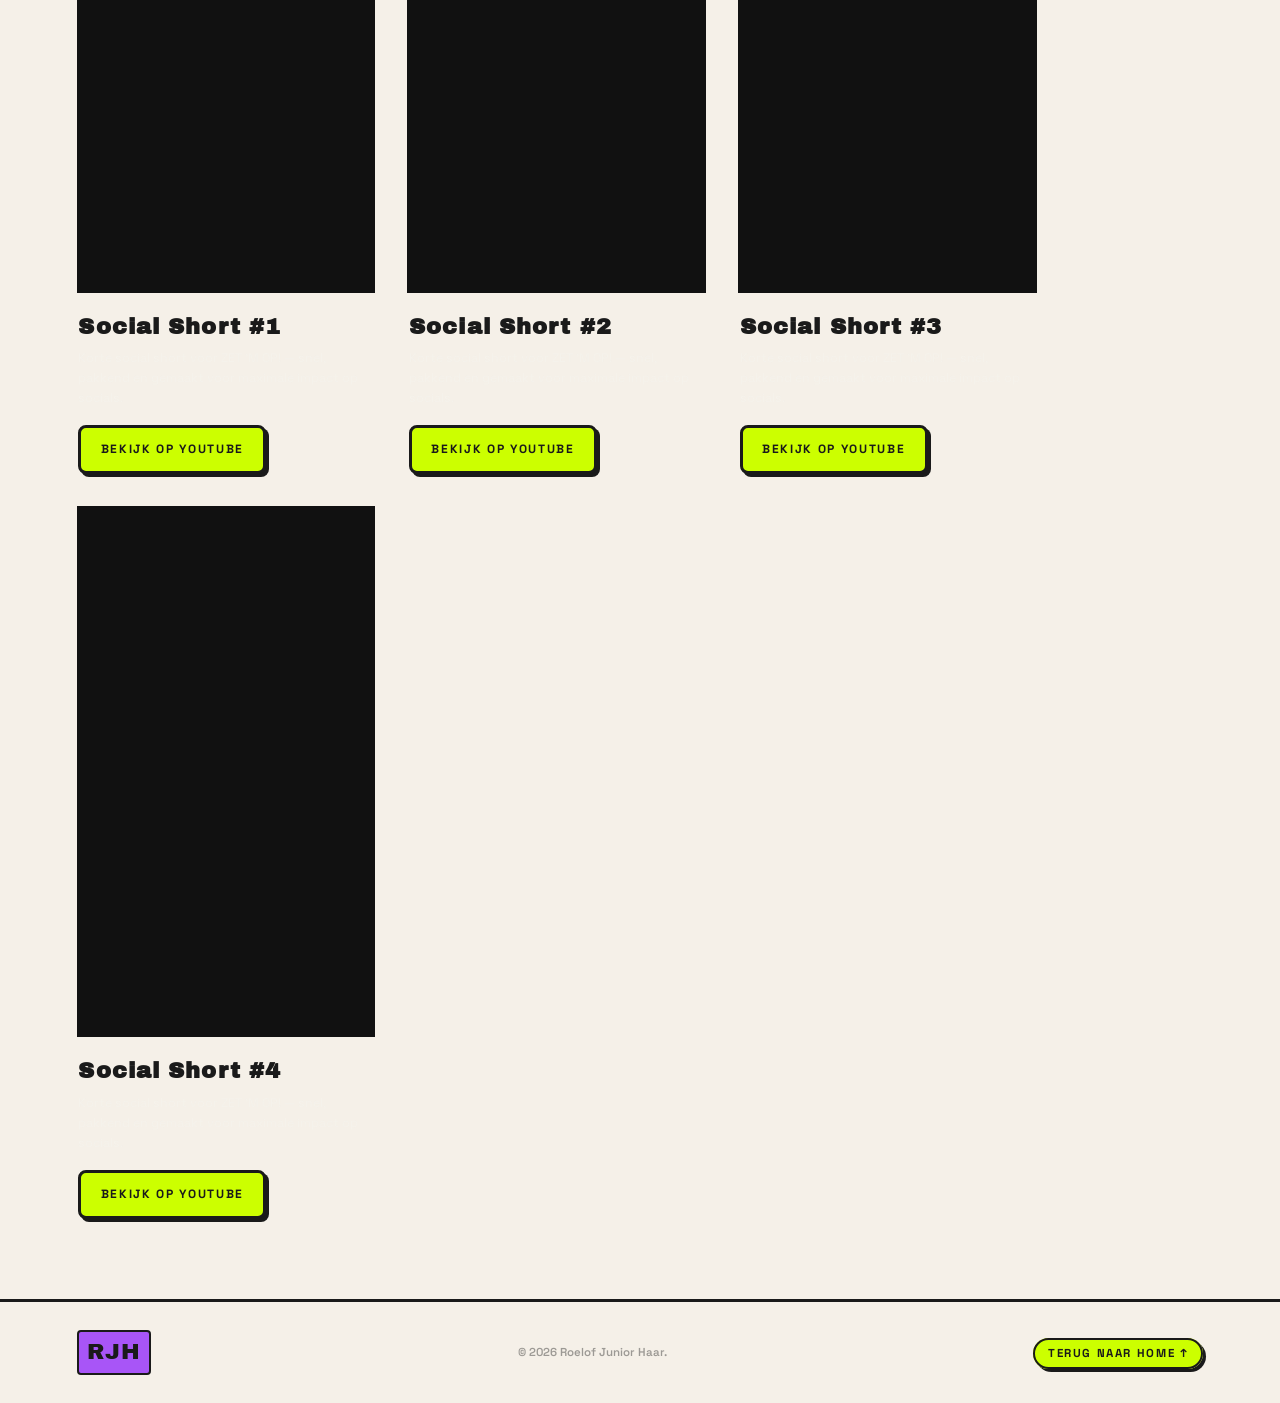
<file: social-marketing/zet-m-op/index.html>
<!DOCTYPE html>
<html lang="nl">
<head>
  <meta charset="UTF-8" />
  <meta name="viewport" content="width=device-width, initial-scale=1.0" />
  <meta name="referrer" content="strict-origin-when-cross-origin" />
  <title>ZET 'M OP! — Roelof Junior Haar</title>
  <link rel="preconnect" href="https://fonts.googleapis.com" />
  <link rel="preconnect" href="https://fonts.gstatic.com" crossorigin />
  <link href="https://fonts.googleapis.com/css2?family=Archivo+Black&family=Space+Grotesk:wght@300;400;500;600;700&display=swap" rel="stylesheet" />
  <link rel="stylesheet" href="../../style.css" />
  <style>
    .subpage { padding: 7rem clamp(1.5rem, 6vw, 5rem) 5rem; min-height: 100vh; }
    .subpage__back { display: inline-flex; align-items: center; gap: 0.5rem; font-size: 0.75rem; font-weight: 600; letter-spacing: 0.15em; text-transform: uppercase; color: rgba(245,244,240,0.4); margin-bottom: 3rem; transition: color 0.2s; cursor: none; }
    .subpage__back:hover { color: var(--red); }
    .subpage__label { font-size: 0.75rem; font-weight: 500; letter-spacing: 0.2em; text-transform: uppercase; color: var(--red); margin-bottom: 1rem; }
    .subpage__title { font-family: var(--font-display); font-size: clamp(3.5rem, 9vw, 9rem); line-height: 0.9; letter-spacing: 0.01em; margin-bottom: 1.5rem; }
    .subpage__desc { max-width: 640px; color: rgba(245,244,240,0.65); line-height: 1.8; font-size: 1rem; margin-bottom: 4rem; }
    .videos-grid { display: grid; grid-template-columns: repeat(auto-fit, minmax(240px, 1fr)); gap: clamp(1rem, 3vw, 2rem); max-width: 960px; }
    .video-block { display: flex; flex-direction: column; gap: 1rem; }
    .video-block__embed { position: relative; aspect-ratio: 9/16; width: 100%; background: #111; overflow: hidden; }
    .video-block__embed iframe { position: absolute; inset: 0; width: 100%; height: 100%; border: none; }
    .video-block__info { padding: 0 0.1rem; }
    .video-block__title { font-family: var(--font-display); font-size: 1.4rem; letter-spacing: 0.05em; color: var(--off-white); margin-bottom: 0.3rem; }
    .video-block__desc { font-size: 0.78rem; color: rgba(245,244,240,0.4); line-height: 1.6; }
  </style>
</head>
<body>
  <div class="cursor-dot" id="cursorDot"></div>
  <div class="cursor-ring" id="cursorRing"></div>

  <nav class="nav" id="nav">
    <a href="../../index.html" class="nav__logo">RJH</a>
    <ul class="nav__links">
      <li><a href="../../index.html">Home</a></li>
      <li><a href="../../index.html#werk">Werk</a></li>
      <li><a href="../../index.html#contact">Contact</a></li>
    </ul>
  </nav>

  <div class="subpage">
    <a href="../index.html" class="subpage__back">&#8592; Terug naar Social Marketing</a>
    <p class="subpage__label">Social Marketing</p>
    <h1 class="subpage__title">ZET 'M<br>OP!.</h1>
    <p class="subpage__desc">
      Campagnecontent voor ZET 'M OP! met een mix van merkverhaal, promotionele shorts en visuele animatie. Gemaakt om op socials snel op te vallen en duidelijk over te brengen waar het merk voor staat.
    </p>

    <div class="videos-grid">
      <div class="video-block reveal">
        <div class="video-block__embed">
          <iframe
            src="https://www.youtube.com/embed/iHkDhZS44yw"
            title="ZET 'M OP! - Brand identity video"
            allow="accelerometer; autoplay; clipboard-write; encrypted-media; gyroscope; picture-in-picture"
            referrerpolicy="strict-origin-when-cross-origin"
            allowfullscreen>
          </iframe>
        </div>
        <div class="video-block__info">
          <h3 class="video-block__title">Brand Identity Video</h3>
          <p class="video-block__desc">Merkvideo die de uitstraling en positionering van ZET 'M OP! direct voelbaar maakt.</p>
        </div>
      </div>

      <div class="video-block reveal reveal--delay-1">
        <div class="video-block__embed">
          <iframe
            src="https://www.youtube.com/embed/XMnSbFs8mMs"
            title="ZET 'M OP! - Promotional video"
            allow="accelerometer; autoplay; clipboard-write; encrypted-media; gyroscope; picture-in-picture"
            referrerpolicy="strict-origin-when-cross-origin"
            allowfullscreen>
          </iframe>
        </div>
        <div class="video-block__info">
          <h3 class="video-block__title">Promotional Video</h3>
          <p class="video-block__desc">Korte promotionele social video gericht op verkoop, aandacht en directe actie.</p>
        </div>
      </div>

      <div class="video-block reveal reveal--delay-2">
        <div class="video-block__embed">
          <iframe
            src="https://www.youtube.com/embed/uVYbQeUzlmc"
            title="ZET 'M OP! - Visual animation video"
            allow="accelerometer; autoplay; clipboard-write; encrypted-media; gyroscope; picture-in-picture"
            referrerpolicy="strict-origin-when-cross-origin"
            allowfullscreen>
          </iframe>
        </div>
        <div class="video-block__info">
          <h3 class="video-block__title">Visual Animation Video</h3>
          <p class="video-block__desc">Motion-led short die extra visuele energie toevoegt binnen dezelfde social campagne.</p>
        </div>
      </div>

      <div class="video-block reveal reveal--delay-3">
        <div class="video-block__embed">
          <iframe
            src="https://www.youtube.com/embed/bI3bKEYDO_c"
            title="ZET 'M OP! - Short 1"
            allow="accelerometer; autoplay; clipboard-write; encrypted-media; gyroscope; picture-in-picture"
            referrerpolicy="strict-origin-when-cross-origin"
            allowfullscreen>
          </iframe>
        </div>
        <div class="video-block__info">
          <h3 class="video-block__title">Social Short #1</h3>
          <p class="video-block__desc">Korte social short voor ZET 'M OP! — snel, pakkend en gemaakt voor maximale impact op socials.</p>
        </div>
      </div>

      <div class="video-block reveal reveal--delay-4">
        <div class="video-block__embed">
          <iframe
            src="https://www.youtube.com/embed/3nw6gkxwWNQ"
            title="ZET 'M OP! - Short 2"
            allow="accelerometer; autoplay; clipboard-write; encrypted-media; gyroscope; picture-in-picture"
            referrerpolicy="strict-origin-when-cross-origin"
            allowfullscreen>
          </iframe>
        </div>
        <div class="video-block__info">
          <h3 class="video-block__title">Social Short #2</h3>
          <p class="video-block__desc">Korte social short voor ZET 'M OP! — snel, pakkend en gemaakt voor maximale impact op socials.</p>
        </div>
      </div>

      <div class="video-block reveal reveal--delay-5">
        <div class="video-block__embed">
          <iframe
            src="https://www.youtube.com/embed/LN9-YFmZSOM"
            title="ZET 'M OP! - Short 3"
            allow="accelerometer; autoplay; clipboard-write; encrypted-media; gyroscope; picture-in-picture"
            referrerpolicy="strict-origin-when-cross-origin"
            allowfullscreen>
          </iframe>
        </div>
        <div class="video-block__info">
          <h3 class="video-block__title">Social Short #3</h3>
          <p class="video-block__desc">Korte social short voor ZET 'M OP! — snel, pakkend en gemaakt voor maximale impact op socials.</p>
        </div>
      </div>

      <div class="video-block reveal reveal--delay-6">
        <div class="video-block__embed">
          <iframe
            src="https://www.youtube.com/embed/uYDqQGIM9P8"
            title="ZET 'M OP! - Short 4"
            allow="accelerometer; autoplay; clipboard-write; encrypted-media; gyroscope; picture-in-picture"
            referrerpolicy="strict-origin-when-cross-origin"
            allowfullscreen>
          </iframe>
        </div>
        <div class="video-block__info">
          <h3 class="video-block__title">Social Short #4</h3>
          <p class="video-block__desc">Korte social short voor ZET 'M OP! — snel, pakkend en gemaakt voor maximale impact op socials.</p>
        </div>
      </div>
    </div>
  </div>

  <footer class="footer">
    <div class="footer__inner">
      <span class="footer__logo">RJH</span>
      <span class="footer__copy">&copy; 2026 Roelof Junior Haar.</span>
      <span class="footer__back"><a href="../../index.html">Terug naar home &uarr;</a></span>
    </div>
  </footer>

  <script src="../../script.js"></script>
</body>
</html>
</file>
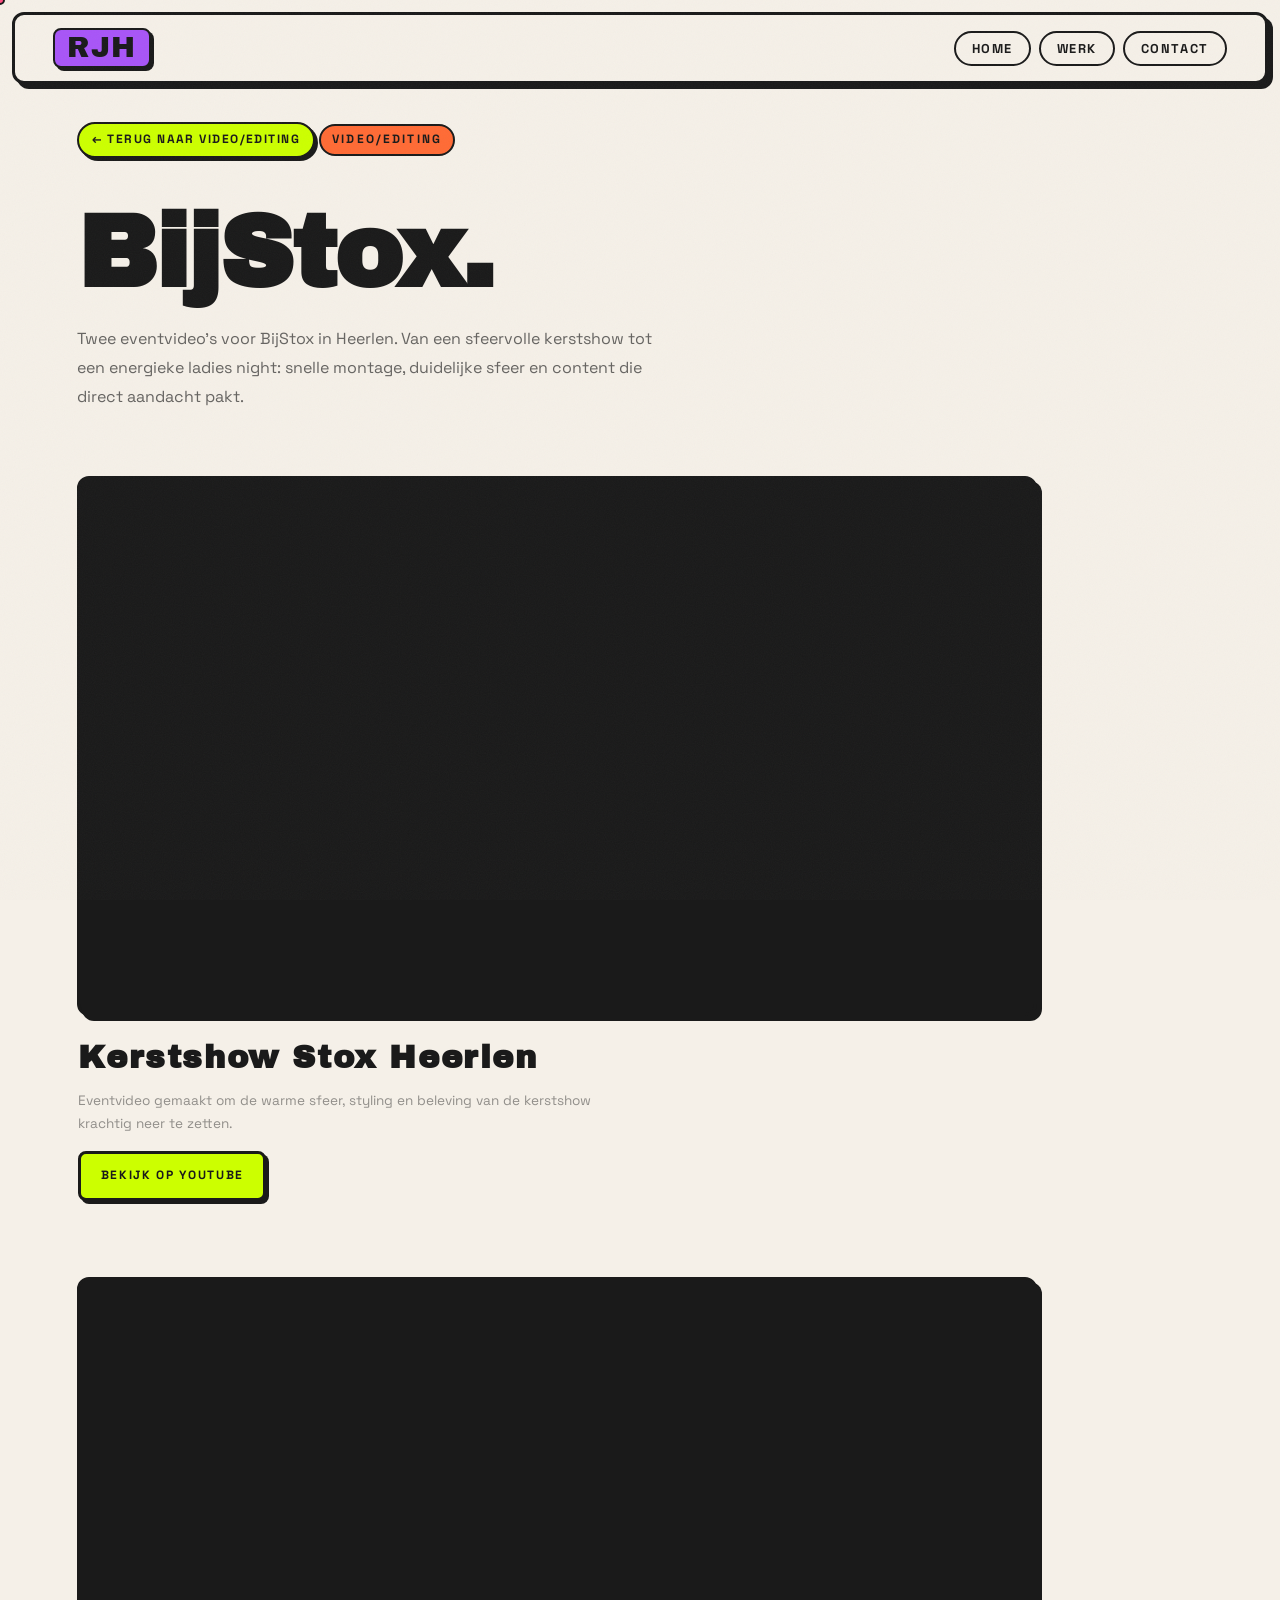
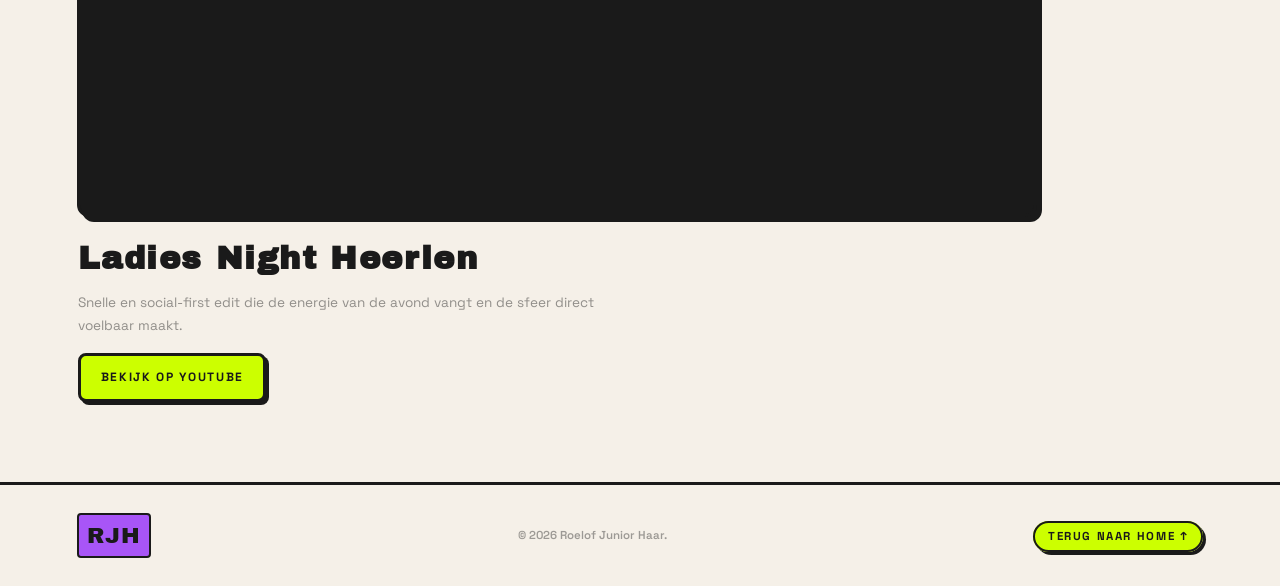
<file: video-editing/bijstox/index.html>
<!DOCTYPE html>
<html lang="nl">
<head>
  <meta charset="UTF-8" />
  <meta name="viewport" content="width=device-width, initial-scale=1.0" />
  <meta name="referrer" content="strict-origin-when-cross-origin" />
  <title>BijStox — Roelof Junior Haar</title>
  <link rel="preconnect" href="https://fonts.googleapis.com" />
  <link rel="preconnect" href="https://fonts.gstatic.com" crossorigin />
  <link href="https://fonts.googleapis.com/css2?family=Archivo+Black&family=Space+Grotesk:wght@300;400;500;600;700&display=swap" rel="stylesheet" />
  <link rel="stylesheet" href="../../style.css" />
  <style>
    .subpage { padding: calc(var(--nav-h) + 50px) clamp(1.5rem, 6vw, 5rem) 5rem; min-height: 100vh; }
    .subpage__back { display: inline-flex; align-items: center; gap: 0.5rem; font-size: 0.75rem; font-weight: 700; letter-spacing: 0.12em; text-transform: uppercase; color: var(--text); background: var(--lime); padding: 0.4rem 0.8rem; border: var(--border-thin); border-radius: 999px; box-shadow: var(--shadow-sm); transition: transform 0.2s var(--ease-bounce), box-shadow 0.2s ease; cursor: none; margin-bottom: 3rem; }
    .subpage__back:hover { transform: translate(-2px, -2px); box-shadow: 5px 5px 0px var(--text); }
    .subpage__label { display: inline-block; font-size: 0.75rem; font-weight: 700; letter-spacing: 0.18em; text-transform: uppercase; color: var(--text); background: var(--orange); padding: 0.3rem 0.7rem; border: var(--border-thin); border-radius: 999px; margin-bottom: 1rem; }
    .subpage__title { font-family: var(--font-display); font-size: clamp(3rem, 8vw, 8rem); line-height: 0.93; letter-spacing: -0.02em; margin-bottom: 1.5rem; color: var(--text); }
    .subpage__desc { max-width: 600px; color: var(--text); opacity: 0.65; line-height: 1.8; font-size: 1rem; margin-bottom: 4rem; }
    .videos-stack { display: flex; flex-direction: column; gap: clamp(3rem, 6vw, 5rem); max-width: 960px; }
    .video-block { display: flex; flex-direction: column; gap: 1rem; }
    .video-block__embed { position: relative; aspect-ratio: 16/9; width: 100%; background: var(--text); overflow: hidden; border: var(--border); border-radius: var(--radius); box-shadow: var(--shadow); }
    .video-block__embed iframe { position: absolute; inset: 0; width: 100%; height: 100%; border: none; }
    .video-block__info { padding: 0 0.1rem; }
    .video-block__title { font-family: var(--font-display); font-size: clamp(1.4rem, 2.5vw, 2rem); letter-spacing: 0.05em; color: var(--text); margin-bottom: 0.4rem; }
    .video-block__desc { font-size: 0.85rem; color: var(--text); opacity: 0.45; line-height: 1.7; max-width: 560px; }
  </style>
</head>
<body>
  <div class="cursor-dot" id="cursorDot"></div>
  <div class="cursor-ring" id="cursorRing"></div>

  <nav class="nav" id="nav">
    <a href="../../index.html" class="nav__logo">RJH</a>
    <ul class="nav__links">
      <li><a href="../../index.html">Home</a></li>
      <li><a href="../../index.html#werk">Werk</a></li>
      <li><a href="../../index.html#contact">Contact</a></li>
    </ul>
  </nav>

  <div class="subpage">
    <a href="../index.html" class="subpage__back">&#8592; Terug naar Video/Editing</a>
    <p class="subpage__label">Video/Editing</p>
    <h1 class="subpage__title">BijStox.</h1>
    <p class="subpage__desc">
      Twee eventvideo's voor BijStox in Heerlen. Van een sfeervolle kerstshow tot een energieke ladies night: snelle montage, duidelijke sfeer en content die direct aandacht pakt.
    </p>

    <div class="videos-stack">
      <div class="video-block reveal">
        <div class="video-block__embed">
          <iframe
            src="https://www.youtube.com/embed/_BYDzynxes0"
            title="BijStox - Kerstshow Stox Heerlen"
            allow="accelerometer; autoplay; clipboard-write; encrypted-media; gyroscope; picture-in-picture"
            referrerpolicy="strict-origin-when-cross-origin"
            allowfullscreen>
          </iframe>
        </div>
        <div class="video-block__info">
          <h3 class="video-block__title">Kerstshow Stox Heerlen</h3>
          <p class="video-block__desc">Eventvideo gemaakt om de warme sfeer, styling en beleving van de kerstshow krachtig neer te zetten.</p>
        </div>
      </div>

      <div class="video-block reveal reveal--delay-1">
        <div class="video-block__embed">
          <iframe
            src="https://www.youtube.com/embed/Cdkj0vBnnWk"
            title="BijStox - Ladies Night Heerlen"
            allow="accelerometer; autoplay; clipboard-write; encrypted-media; gyroscope; picture-in-picture"
            referrerpolicy="strict-origin-when-cross-origin"
            allowfullscreen>
          </iframe>
        </div>
        <div class="video-block__info">
          <h3 class="video-block__title">Ladies Night Heerlen</h3>
          <p class="video-block__desc">Snelle en social-first edit die de energie van de avond vangt en de sfeer direct voelbaar maakt.</p>
        </div>
      </div>
    </div>
  </div>

  <footer class="footer">
    <div class="footer__inner">
      <span class="footer__logo">RJH</span>
      <span class="footer__copy">&copy; 2026 Roelof Junior Haar.</span>
      <span class="footer__back"><a href="../../index.html">Terug naar home &uarr;</a></span>
    </div>
  </footer>

  <script src="../../script.js"></script>
</body>
</html>
</file>
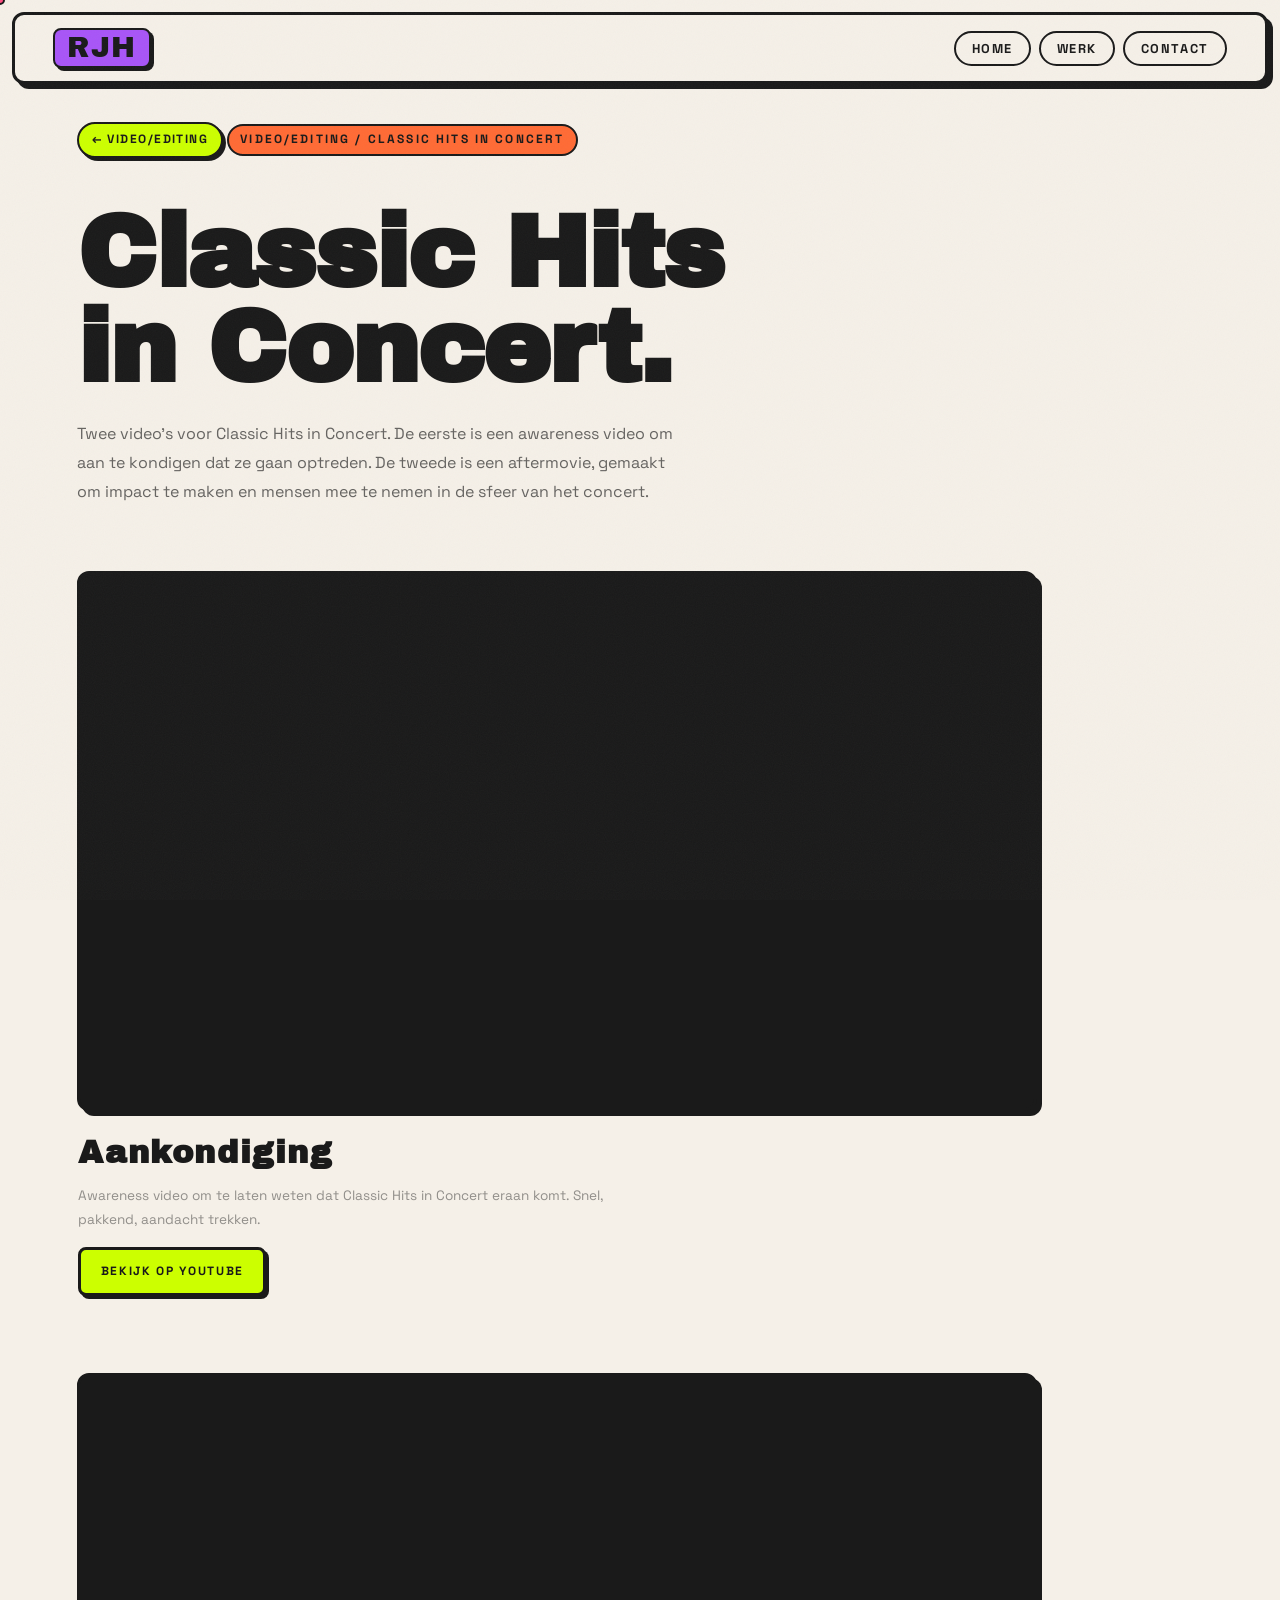
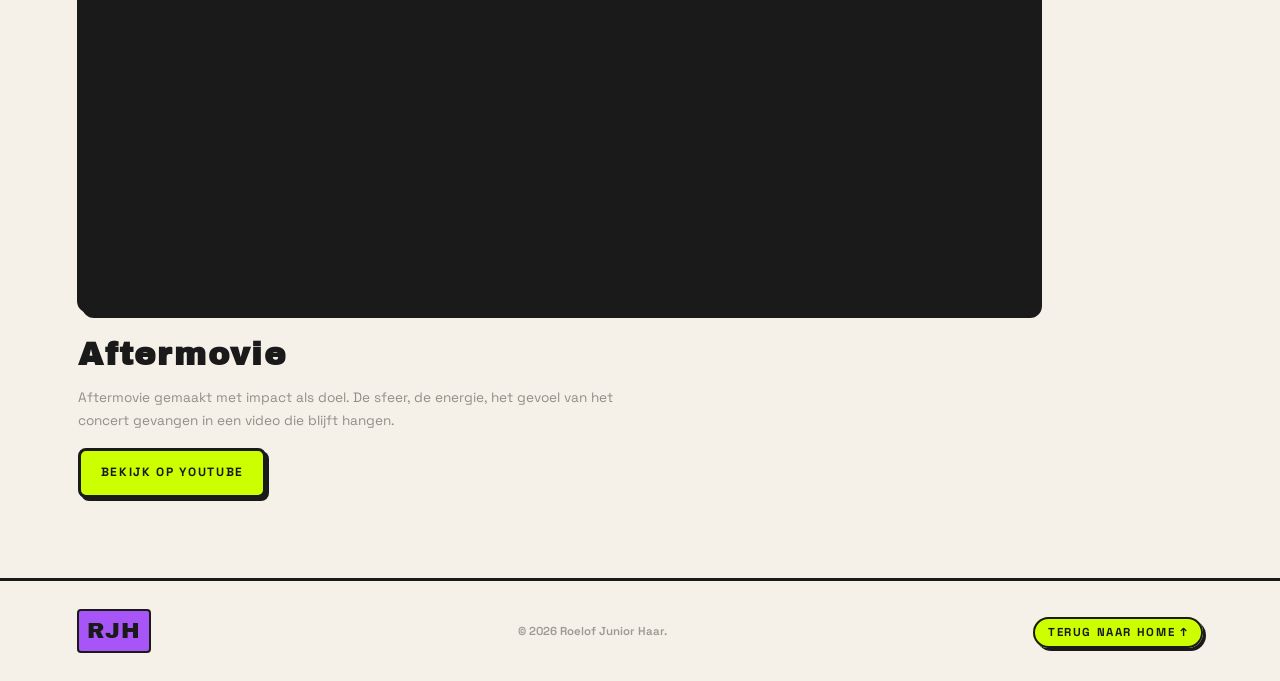
<file: video-editing/classic-hits-in-concert/index.html>
<!DOCTYPE html>
<html lang="nl">
<head>
  <meta charset="UTF-8" />
  <meta name="viewport" content="width=device-width, initial-scale=1.0" />
  <meta name="referrer" content="strict-origin-when-cross-origin" />
  <title>Classic Hits in Concert — Video/Editing</title>
  <link rel="preconnect" href="https://fonts.googleapis.com" />
  <link rel="preconnect" href="https://fonts.gstatic.com" crossorigin />
  <link href="https://fonts.googleapis.com/css2?family=Archivo+Black&family=Space+Grotesk:wght@300;400;500;600;700&display=swap" rel="stylesheet" />
  <link rel="stylesheet" href="../../style.css" />
  <style>
    .subpage { padding: calc(var(--nav-h) + 50px) clamp(1.5rem, 6vw, 5rem) 5rem; min-height: 100vh; }
    .subpage__back { display: inline-flex; align-items: center; gap: 0.5rem; font-size: 0.75rem; font-weight: 700; letter-spacing: 0.12em; text-transform: uppercase; color: var(--text); background: var(--lime); padding: 0.4rem 0.8rem; border: var(--border-thin); border-radius: 999px; box-shadow: var(--shadow-sm); transition: transform 0.2s var(--ease-bounce), box-shadow 0.2s ease; cursor: none; margin-bottom: 3rem; }
    .subpage__back:hover { transform: translate(-2px, -2px); box-shadow: 5px 5px 0px var(--text); }
    .subpage__label { display: inline-block; font-size: 0.75rem; font-weight: 700; letter-spacing: 0.18em; text-transform: uppercase; color: var(--text); background: var(--orange); padding: 0.3rem 0.7rem; border: var(--border-thin); border-radius: 999px; margin-bottom: 1rem; }
    .subpage__title { font-family: var(--font-display); font-size: clamp(3rem, 8vw, 8rem); line-height: 0.93; letter-spacing: -0.02em; margin-bottom: 1.5rem; color: var(--text); }
    .subpage__desc { max-width: 600px; color: var(--text); opacity: 0.65; line-height: 1.8; font-size: 1rem; margin-bottom: 4rem; }
    .videos-stack { display: flex; flex-direction: column; gap: clamp(3rem, 6vw, 5rem); max-width: 960px; }
    .video-block { display: flex; flex-direction: column; gap: 1rem; }
    .video-block__embed { position: relative; aspect-ratio: 16/9; width: 100%; background: var(--text); overflow: hidden; border: var(--border); border-radius: var(--radius); box-shadow: var(--shadow); }
    .video-block__embed iframe { position: absolute; inset: 0; width: 100%; height: 100%; border: none; }
    .video-block__info { padding: 0 0.1rem; }
    .video-block__title { font-family: var(--font-display); font-size: clamp(1.4rem, 2.5vw, 2rem); letter-spacing: 0.05em; color: var(--text); margin-bottom: 0.4rem; }
    .video-block__desc { font-size: 0.85rem; color: var(--text); opacity: 0.45; line-height: 1.7; max-width: 560px; }
  </style>
</head>
<body>
  <div class="cursor-dot" id="cursorDot"></div>
  <div class="cursor-ring" id="cursorRing"></div>

  <nav class="nav" id="nav">
    <a href="../../index.html" class="nav__logo">RJH</a>
    <ul class="nav__links">
      <li><a href="../../index.html">Home</a></li>
      <li><a href="../../index.html#werk">Werk</a></li>
      <li><a href="../../index.html#contact">Contact</a></li>
    </ul>
  </nav>

  <div class="subpage">
    <a href="../index.html" class="subpage__back">&#8592; Video/Editing</a>
    <p class="subpage__label">Video/Editing / Classic Hits in Concert</p>
    <h1 class="subpage__title">Classic Hits<br>in Concert.</h1>
    <p class="subpage__desc">
      Twee video's voor Classic Hits in Concert. De eerste is een awareness video om aan te kondigen dat ze gaan optreden. De tweede is een aftermovie, gemaakt om impact te maken en mensen mee te nemen in de sfeer van het concert.
    </p>

    <div class="videos-stack">

      <div class="video-block reveal">
        <div class="video-block__embed">
          <iframe
            src="https://www.youtube.com/embed/BGxbTy1RerQ"
            title="Classic Hits in Concert - Aankondiging"
            allow="accelerometer; autoplay; clipboard-write; encrypted-media; gyroscope; picture-in-picture"
            referrerpolicy="strict-origin-when-cross-origin"
            allowfullscreen>
          </iframe>
        </div>
        <div class="video-block__info">
          <h3 class="video-block__title">Aankondiging</h3>
          <p class="video-block__desc">Awareness video om te laten weten dat Classic Hits in Concert eraan komt. Snel, pakkend, aandacht trekken.</p>
        </div>
      </div>

      <div class="video-block reveal reveal--delay-1">
        <div class="video-block__embed">
          <iframe
            src="https://www.youtube.com/embed/Pt_MIyQPe0k"
            title="Classic Hits in Concert - Aftermovie"
            allow="accelerometer; autoplay; clipboard-write; encrypted-media; gyroscope; picture-in-picture"
            referrerpolicy="strict-origin-when-cross-origin"
            allowfullscreen>
          </iframe>
        </div>
        <div class="video-block__info">
          <h3 class="video-block__title">Aftermovie</h3>
          <p class="video-block__desc">Aftermovie gemaakt met impact als doel. De sfeer, de energie, het gevoel van het concert gevangen in een video die blijft hangen.</p>
        </div>
      </div>

    </div>
  </div>

  <footer class="footer">
    <div class="footer__inner">
      <span class="footer__logo">RJH</span>
      <span class="footer__copy">&copy; 2026 Roelof Junior Haar.</span>
      <span class="footer__back"><a href="../../index.html">Terug naar home &uarr;</a></span>
    </div>
  </footer>

  <script src="../../script.js"></script>
</body>
</html>
</file>
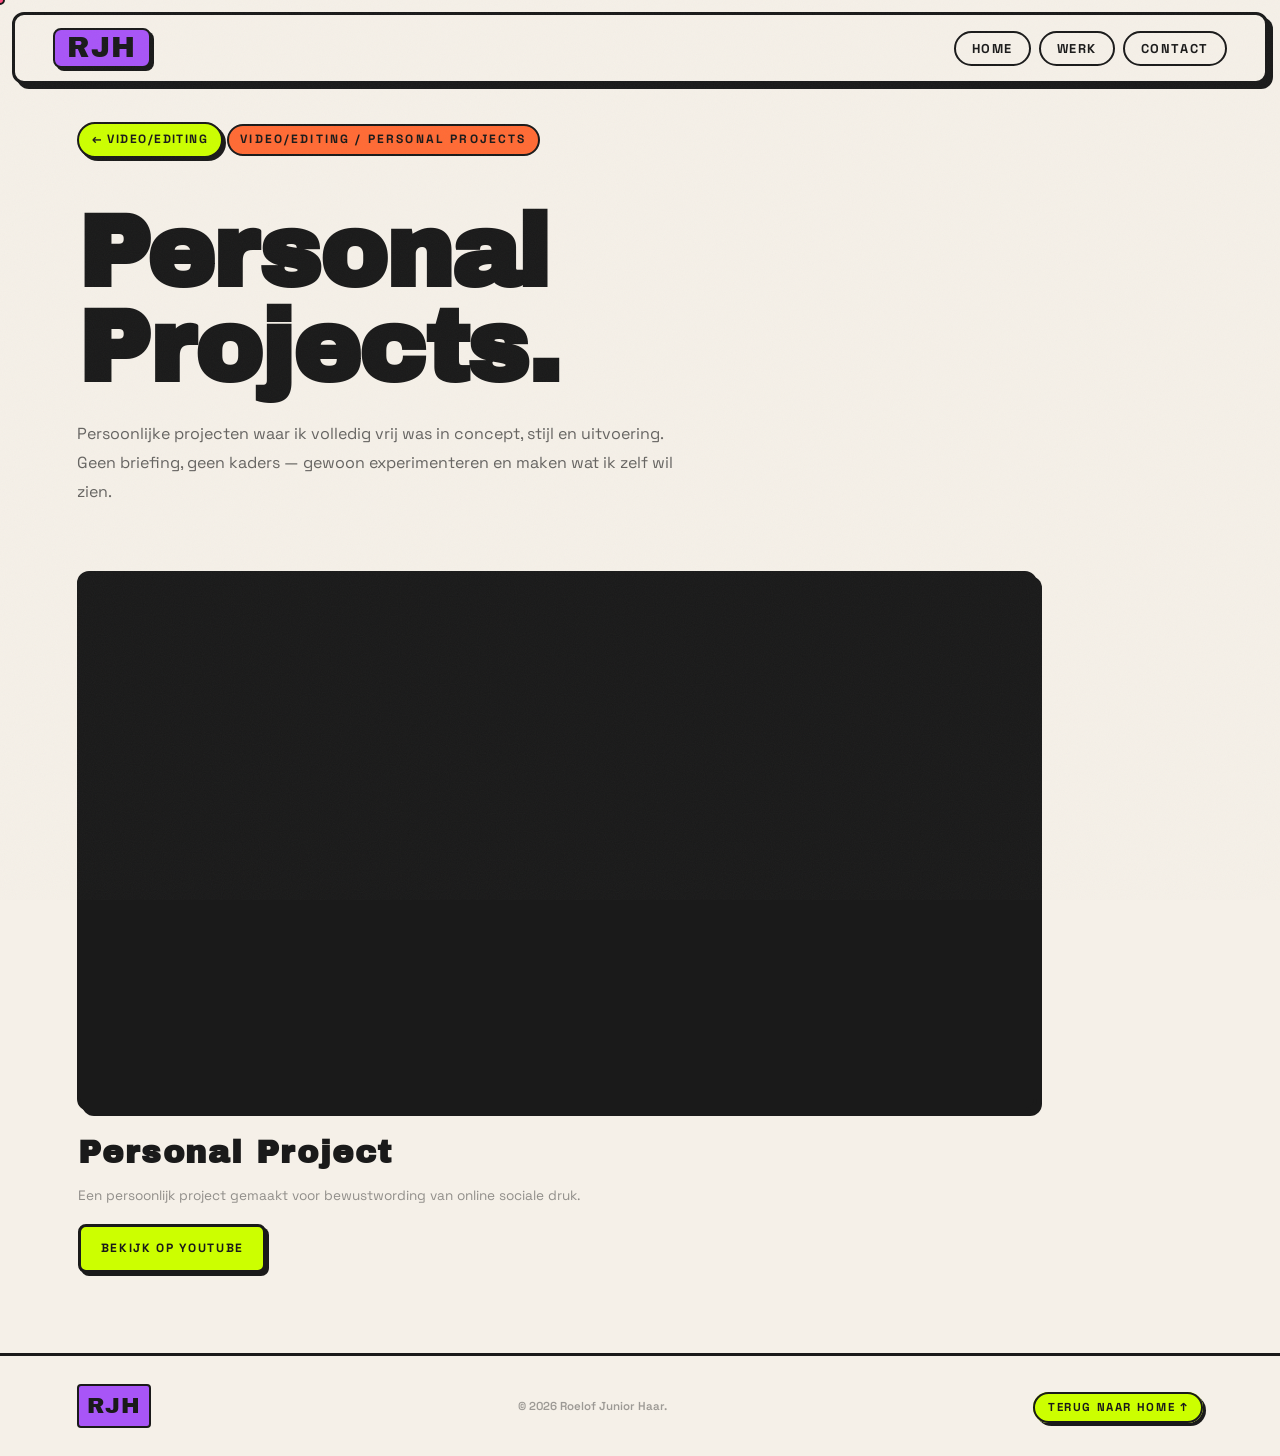
<file: video-editing/personal-projects/index.html>
<!DOCTYPE html>
<html lang="nl">
<head>
  <meta charset="UTF-8" />
  <meta name="viewport" content="width=device-width, initial-scale=1.0" />
  <meta name="referrer" content="strict-origin-when-cross-origin" />
  <title>Personal Projects — Video/Editing</title>
  <link rel="preconnect" href="https://fonts.googleapis.com" />
  <link rel="preconnect" href="https://fonts.gstatic.com" crossorigin />
  <link href="https://fonts.googleapis.com/css2?family=Archivo+Black&family=Space+Grotesk:wght@300;400;500;600;700&display=swap" rel="stylesheet" />
  <link rel="stylesheet" href="../../style.css" />
  <style>
    .subpage { padding: calc(var(--nav-h) + 50px) clamp(1.5rem, 6vw, 5rem) 5rem; min-height: 100vh; }
    .subpage__back { display: inline-flex; align-items: center; gap: 0.5rem; font-size: 0.75rem; font-weight: 700; letter-spacing: 0.12em; text-transform: uppercase; color: var(--text); background: var(--lime); padding: 0.4rem 0.8rem; border: var(--border-thin); border-radius: 999px; box-shadow: var(--shadow-sm); transition: transform 0.2s var(--ease-bounce), box-shadow 0.2s ease; cursor: none; margin-bottom: 3rem; }
    .subpage__back:hover { transform: translate(-2px, -2px); box-shadow: 5px 5px 0px var(--text); }
    .subpage__label { display: inline-block; font-size: 0.75rem; font-weight: 700; letter-spacing: 0.18em; text-transform: uppercase; color: var(--text); background: var(--orange); padding: 0.3rem 0.7rem; border: var(--border-thin); border-radius: 999px; margin-bottom: 1rem; }
    .subpage__title { font-family: var(--font-display); font-size: clamp(3rem, 8vw, 8rem); line-height: 0.93; letter-spacing: -0.02em; margin-bottom: 1.5rem; color: var(--text); }
    .subpage__desc { max-width: 600px; color: var(--text); opacity: 0.65; line-height: 1.8; font-size: 1rem; margin-bottom: 4rem; }
    .videos-stack { display: flex; flex-direction: column; gap: clamp(3rem, 6vw, 5rem); max-width: 960px; }
    .video-block { display: flex; flex-direction: column; gap: 1rem; }
    .video-block__embed { position: relative; aspect-ratio: 16/9; width: 100%; background: var(--text); overflow: hidden; border: var(--border); border-radius: var(--radius); box-shadow: var(--shadow); }
    .video-block__embed iframe { position: absolute; inset: 0; width: 100%; height: 100%; border: none; }
    .video-block__info { padding: 0 0.1rem; }
    .video-block__title { font-family: var(--font-display); font-size: clamp(1.4rem, 2.5vw, 2rem); letter-spacing: 0.05em; color: var(--text); margin-bottom: 0.4rem; }
    .video-block__desc { font-size: 0.85rem; color: var(--text); opacity: 0.45; line-height: 1.7; max-width: 560px; }
  </style>
</head>
<body>
  <div class="cursor-dot" id="cursorDot"></div>
  <div class="cursor-ring" id="cursorRing"></div>

  <nav class="nav" id="nav">
    <a href="../../index.html" class="nav__logo">RJH</a>
    <ul class="nav__links">
      <li><a href="../../index.html">Home</a></li>
      <li><a href="../../index.html#werk">Werk</a></li>
      <li><a href="../../index.html#contact">Contact</a></li>
    </ul>
  </nav>

  <div class="subpage">
    <a href="../index.html" class="subpage__back">&#8592; Video/Editing</a>
    <p class="subpage__label">Video/Editing / Personal Projects</p>
    <h1 class="subpage__title">Personal<br>Projects.</h1>
    <p class="subpage__desc">
      Persoonlijke projecten waar ik volledig vrij was in concept, stijl en uitvoering. Geen briefing, geen kaders — gewoon experimenteren en maken wat ik zelf wil zien.
    </p>

    <div class="videos-stack">

      <div class="video-block reveal">
        <div class="video-block__embed">
          <iframe
            src="https://www.youtube.com/embed/qlbxWOM-goo"
            title="Personal Project"
            allow="accelerometer; autoplay; clipboard-write; encrypted-media; gyroscope; picture-in-picture"
            referrerpolicy="strict-origin-when-cross-origin"
            allowfullscreen>
          </iframe>
        </div>
        <div class="video-block__info">
          <h3 class="video-block__title">Personal Project</h3>
          <p class="video-block__desc">Een persoonlijk project gemaakt voor bewustwording van online sociale druk.</p>
        </div>
      </div>

    </div>
  </div>

  <footer class="footer">
    <div class="footer__inner">
      <span class="footer__logo">RJH</span>
      <span class="footer__copy">&copy; 2026 Roelof Junior Haar.</span>
      <span class="footer__back"><a href="../../index.html">Terug naar home &uarr;</a></span>
    </div>
  </footer>

  <script src="../../script.js"></script>
</body>
</html>
</file>
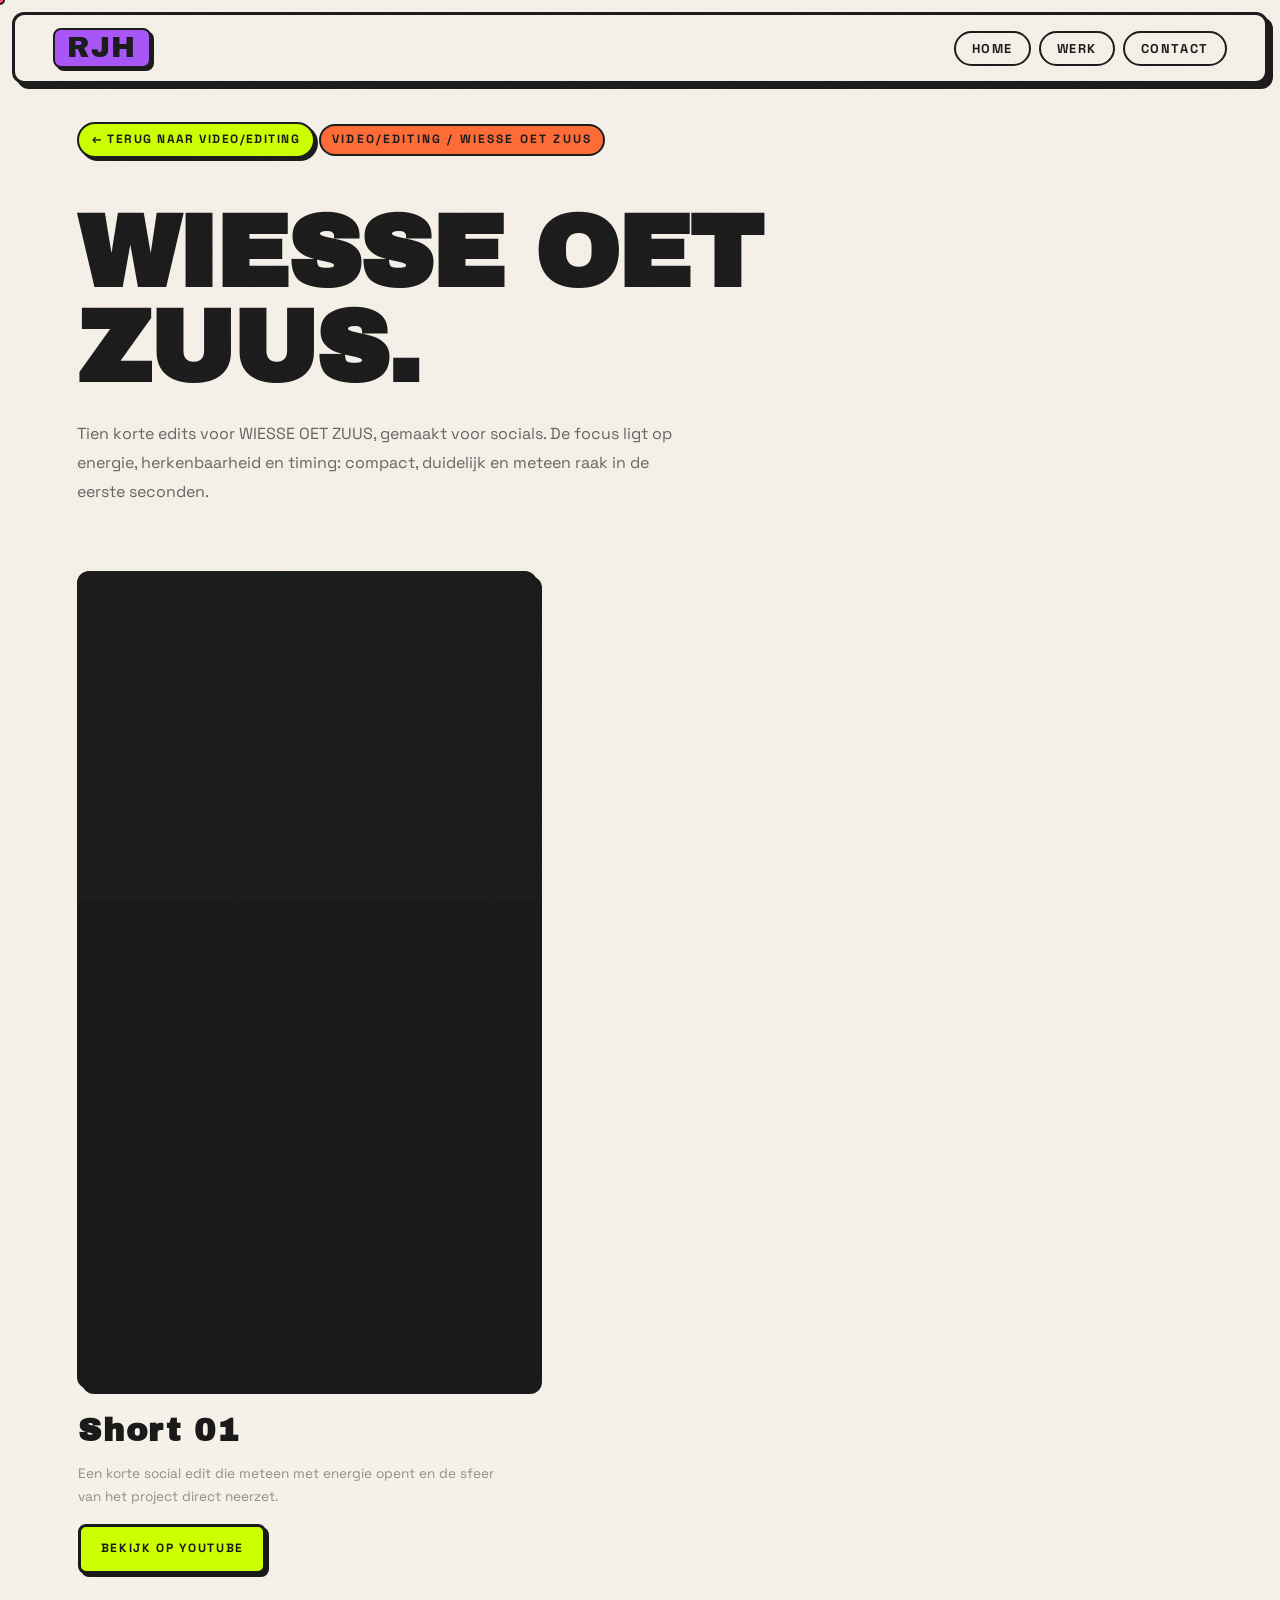
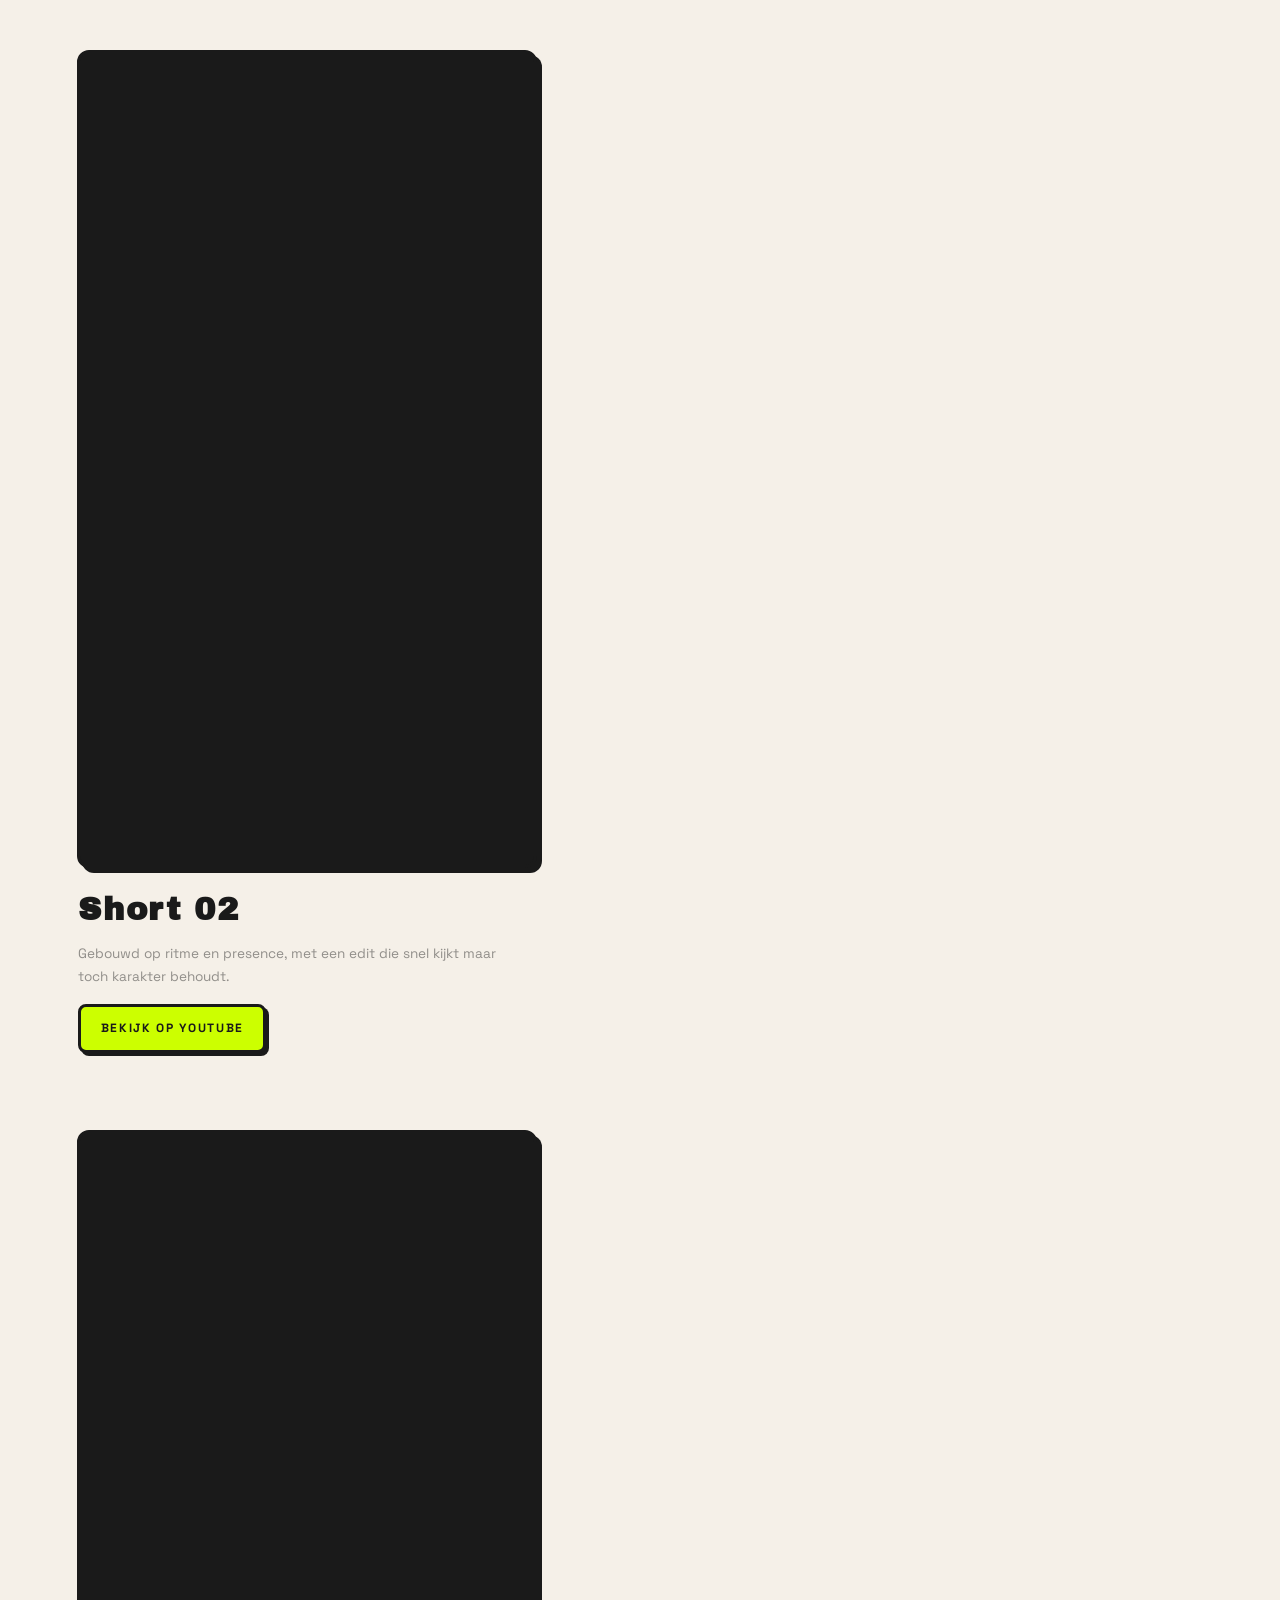
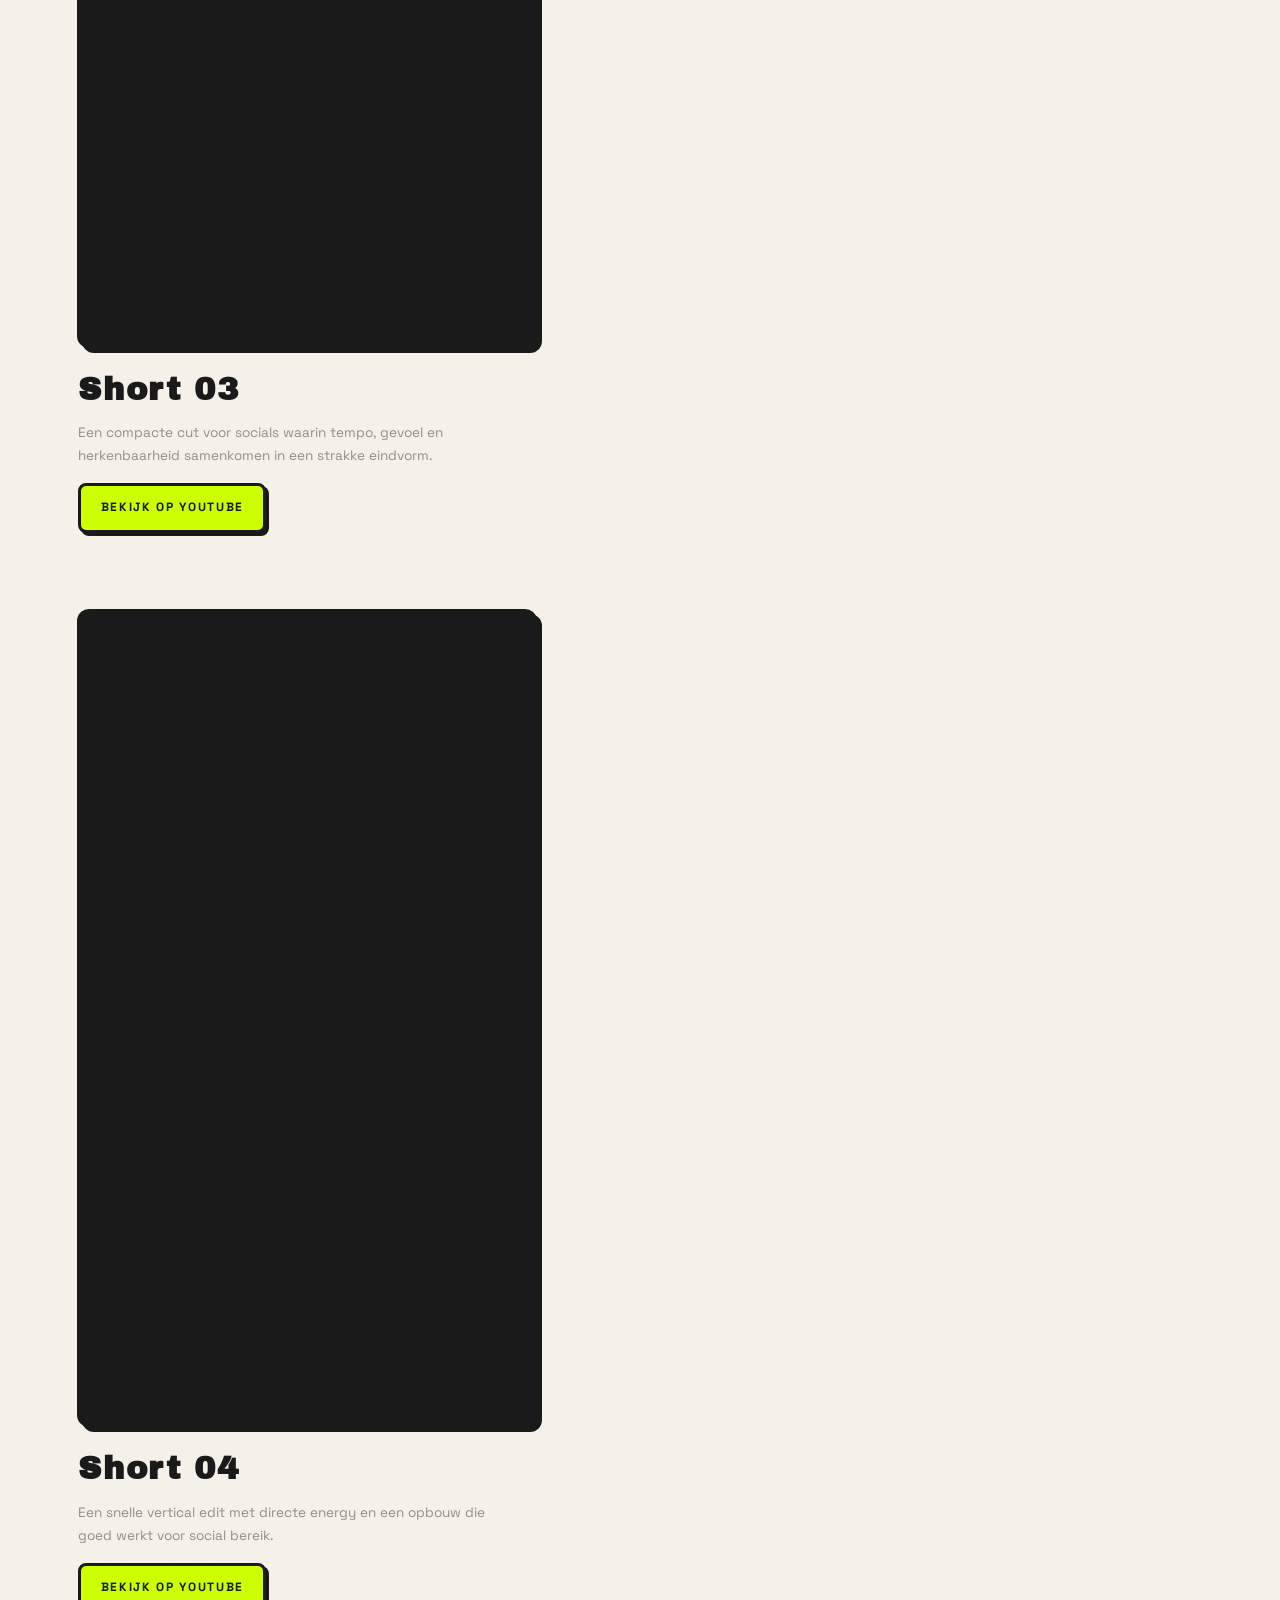
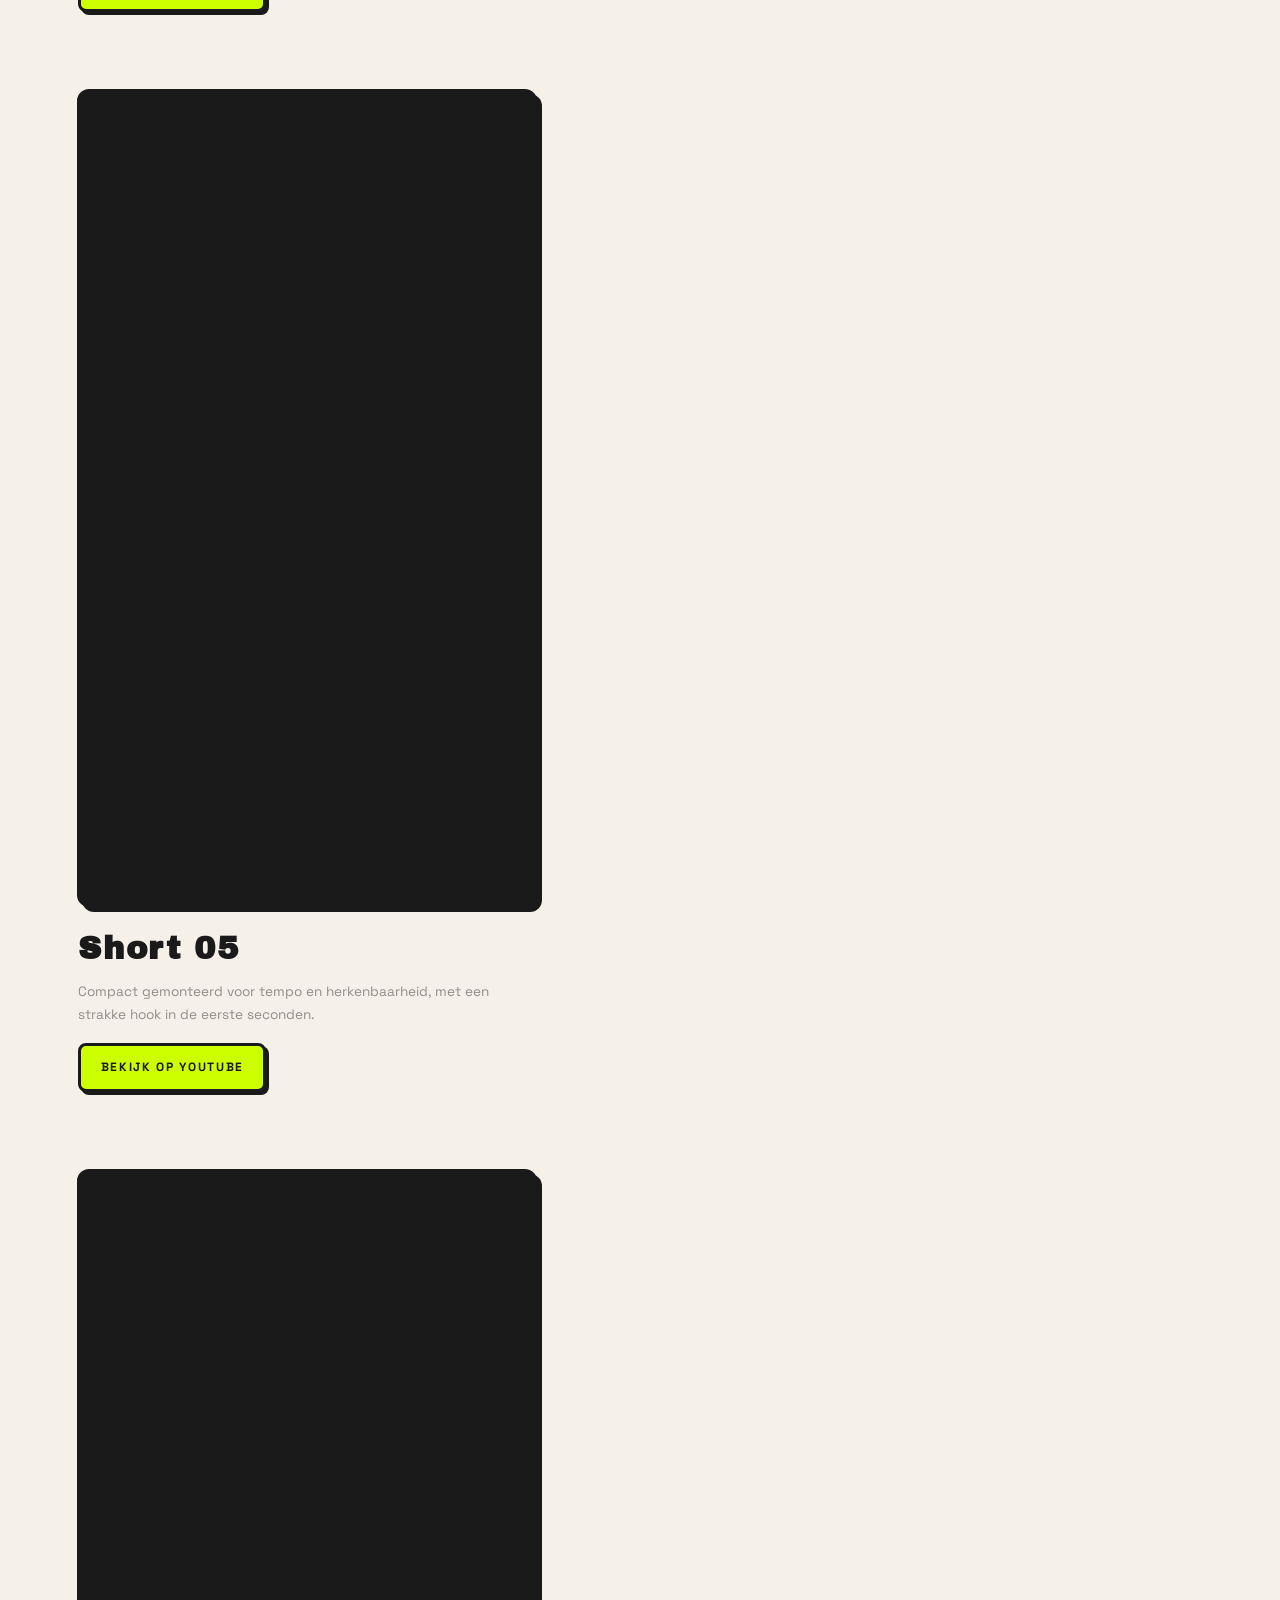
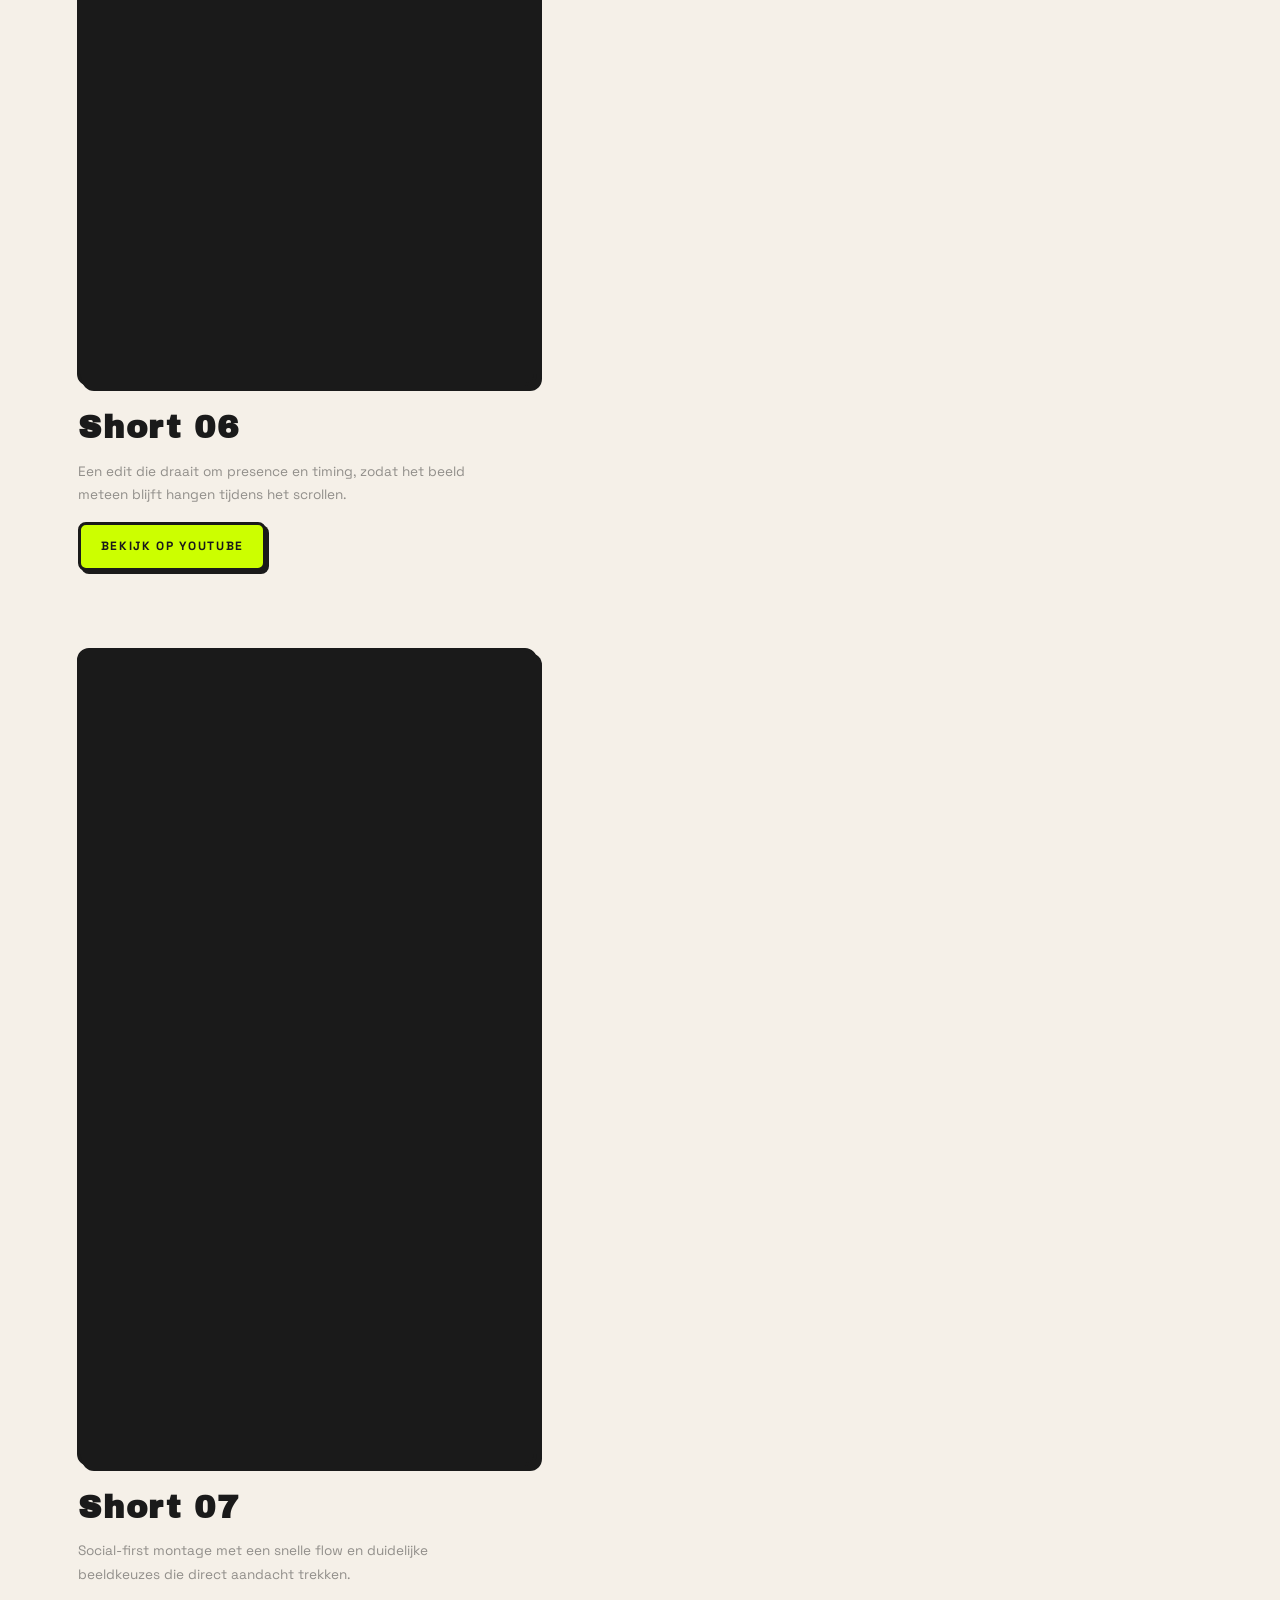
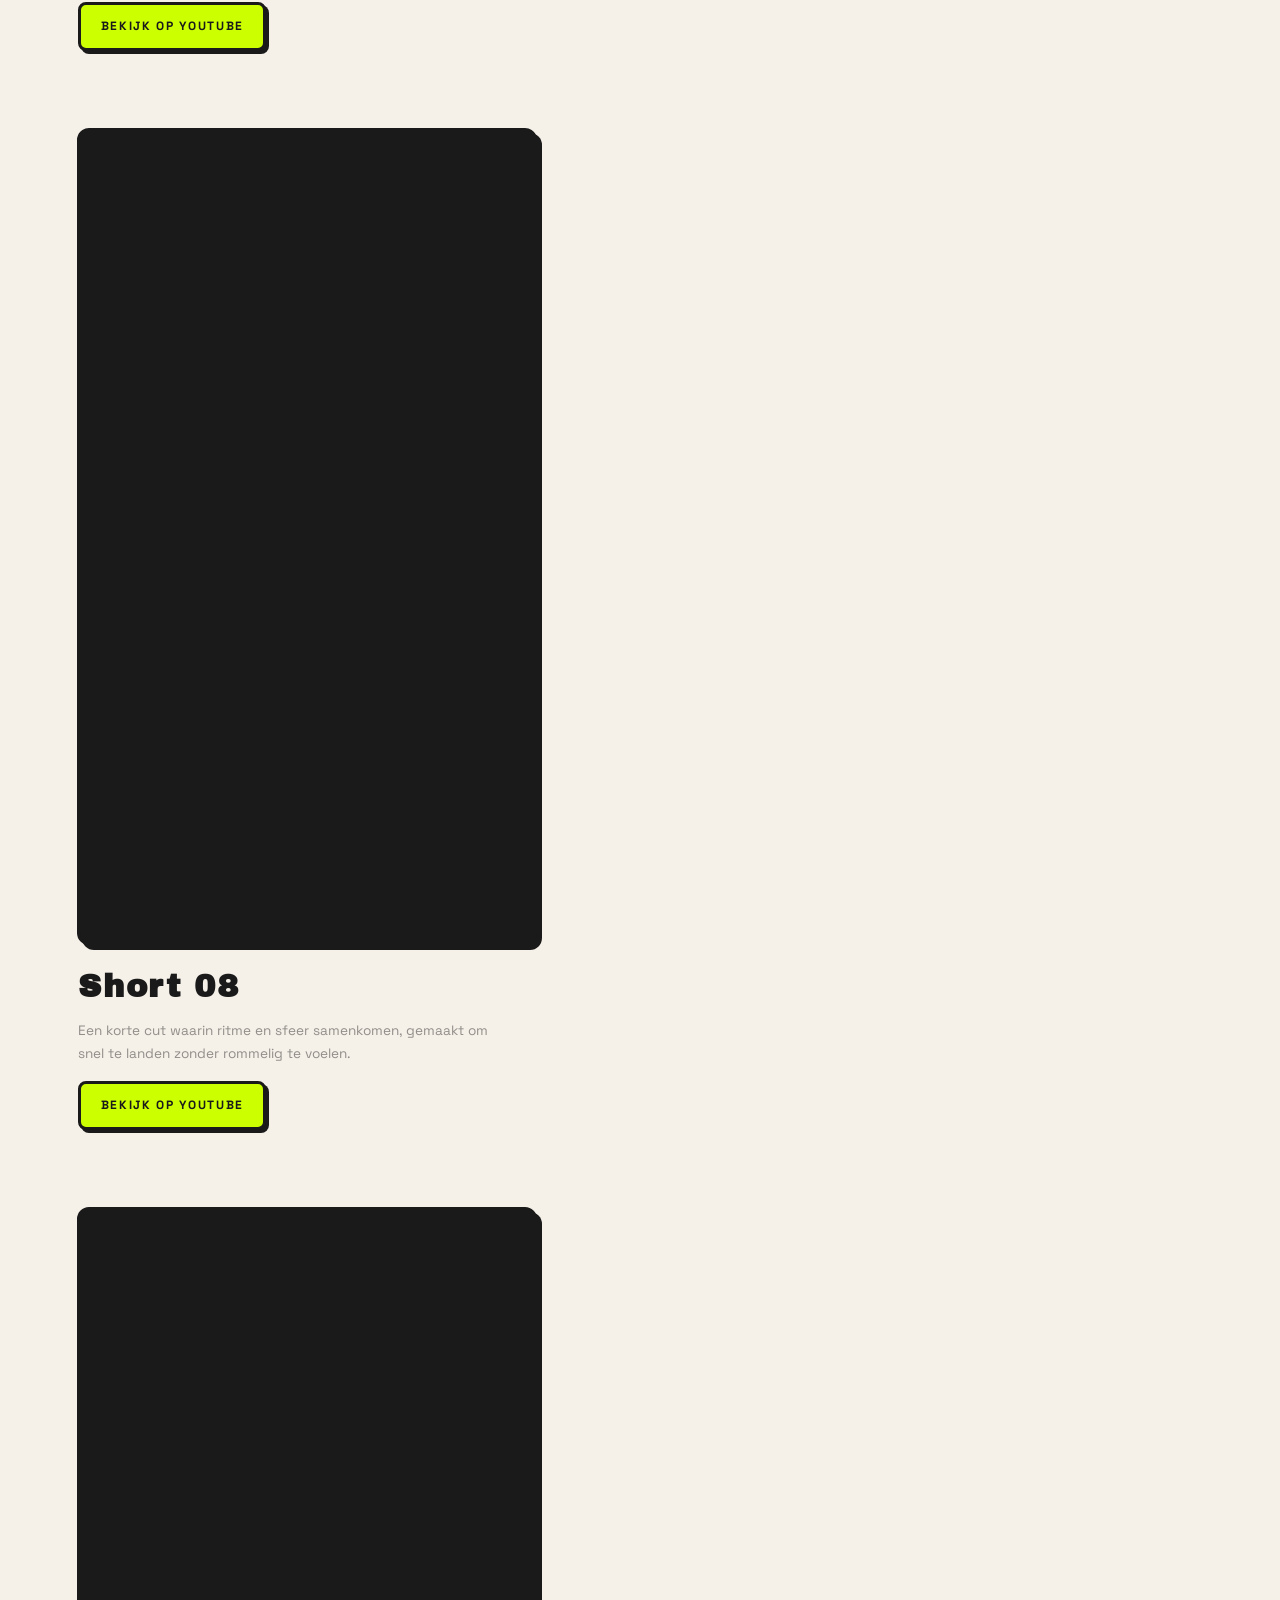
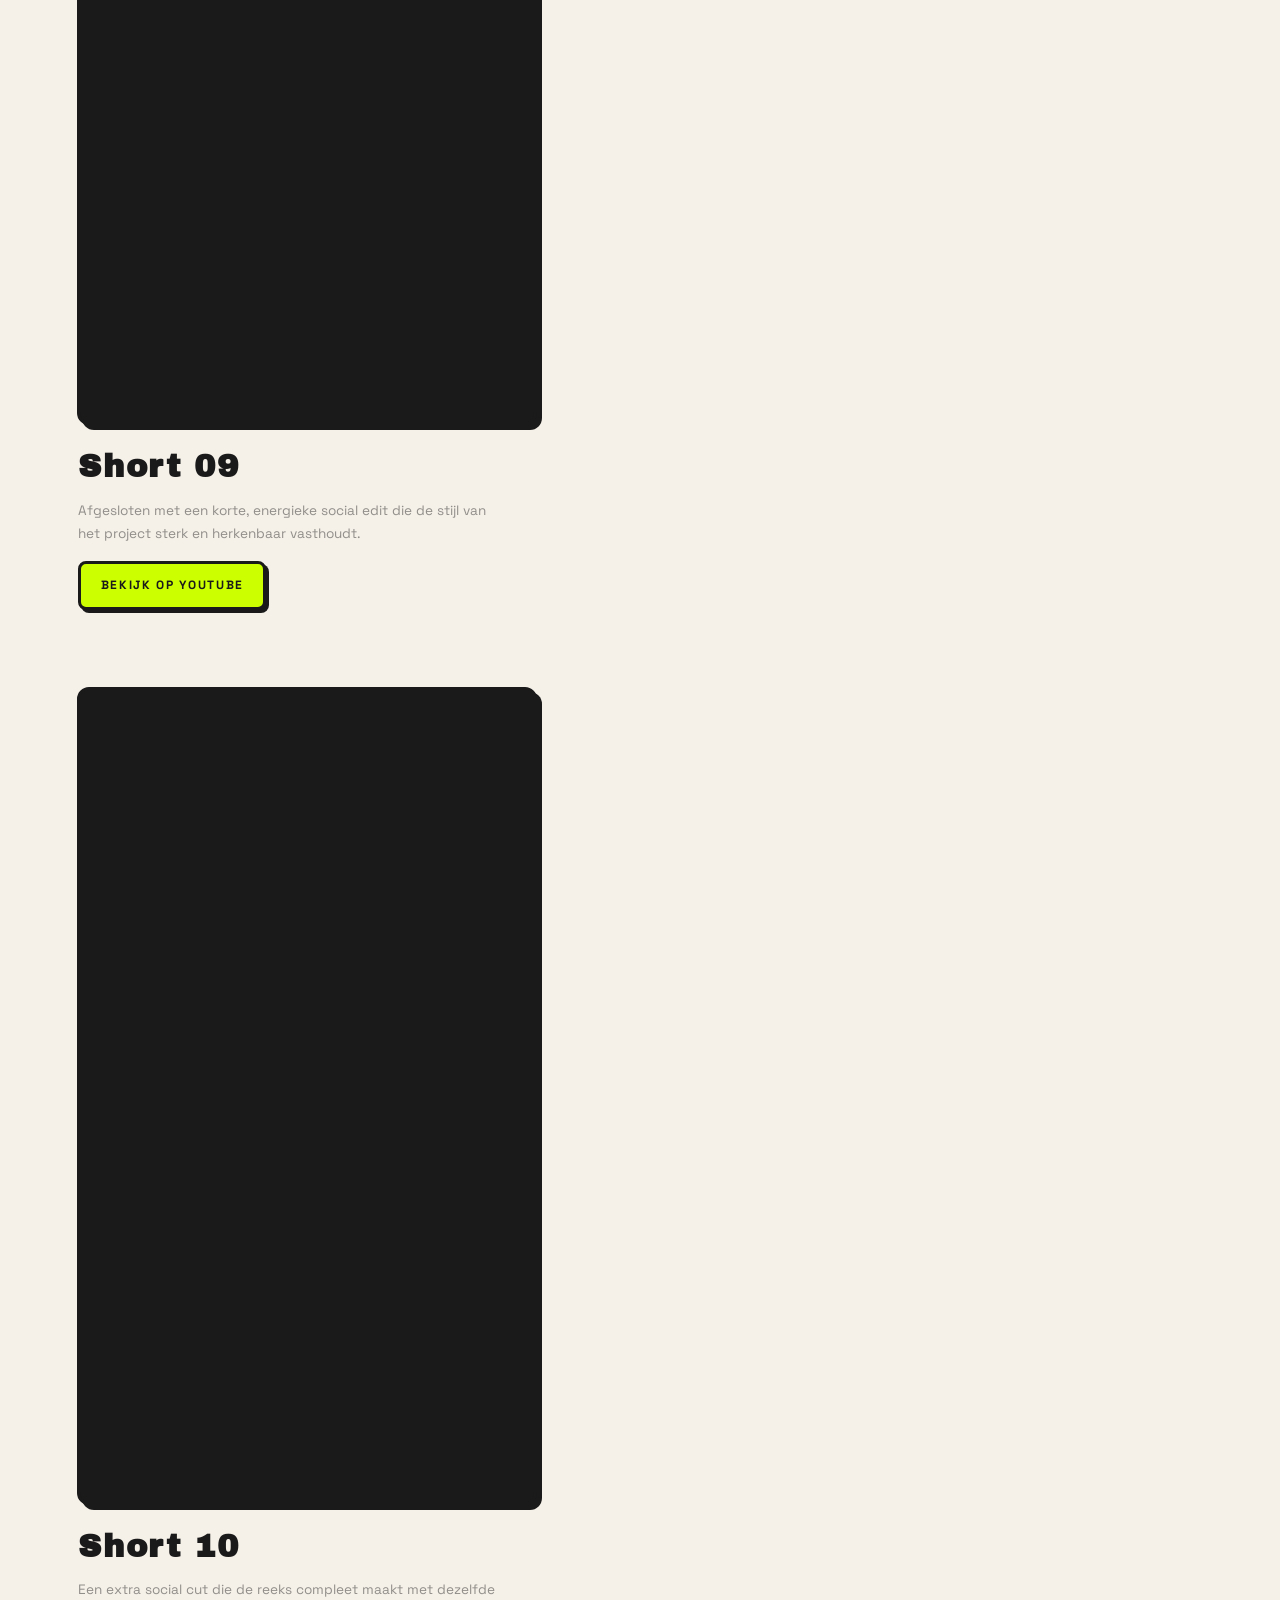
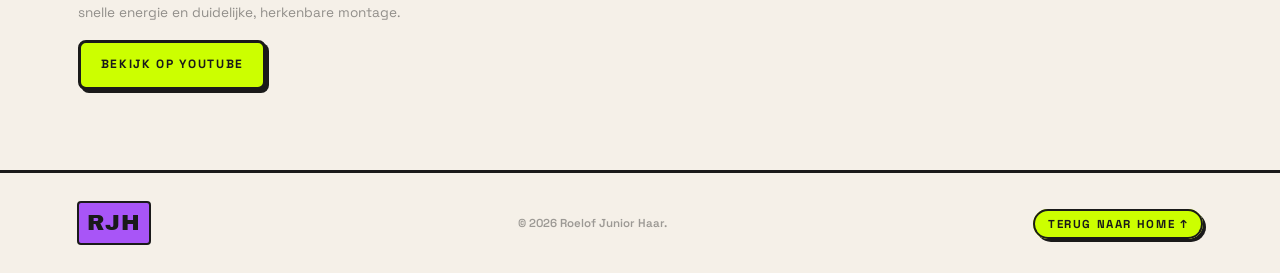
<file: video-editing/wiesse-oet-zuus/index.html>
<!DOCTYPE html>
<html lang="nl">
<head>
  <meta charset="UTF-8" />
  <meta name="viewport" content="width=device-width, initial-scale=1.0" />
  <meta name="referrer" content="strict-origin-when-cross-origin" />
  <title>WIESSE OET ZUUS — Video/Editing</title>
  <link rel="preconnect" href="https://fonts.googleapis.com" />
  <link rel="preconnect" href="https://fonts.gstatic.com" crossorigin />
  <link href="https://fonts.googleapis.com/css2?family=Archivo+Black&family=Space+Grotesk:wght@300;400;500;600;700&display=swap" rel="stylesheet" />
  <link rel="stylesheet" href="../../style.css" />
  <style>
    .subpage { padding: calc(var(--nav-h) + 50px) clamp(1.5rem, 6vw, 5rem) 5rem; min-height: 100vh; }
    .subpage__back { display: inline-flex; align-items: center; gap: 0.5rem; font-size: 0.75rem; font-weight: 700; letter-spacing: 0.12em; text-transform: uppercase; color: var(--text); background: var(--lime); padding: 0.4rem 0.8rem; border: var(--border-thin); border-radius: 999px; box-shadow: var(--shadow-sm); transition: transform 0.2s var(--ease-bounce), box-shadow 0.2s ease; cursor: none; margin-bottom: 3rem; }
    .subpage__back:hover { transform: translate(-2px, -2px); box-shadow: 5px 5px 0px var(--text); }
    .subpage__label { display: inline-block; font-size: 0.75rem; font-weight: 700; letter-spacing: 0.18em; text-transform: uppercase; color: var(--text); background: var(--orange); padding: 0.3rem 0.7rem; border: var(--border-thin); border-radius: 999px; margin-bottom: 1rem; }
    .subpage__title { font-family: var(--font-display); font-size: clamp(3rem, 8vw, 8rem); line-height: 0.93; letter-spacing: -0.02em; margin-bottom: 1.5rem; color: var(--text); }
    .subpage__desc { max-width: 620px; color: var(--text); opacity: 0.65; line-height: 1.8; font-size: 1rem; margin-bottom: 4rem; }
    .videos-stack { display: flex; flex-direction: column; gap: clamp(3rem, 6vw, 5rem); max-width: 460px; }
    .video-block { display: flex; flex-direction: column; gap: 1rem; }
    .video-block__embed { position: relative; aspect-ratio: 9/16; width: 100%; background: var(--text); overflow: hidden; border: var(--border); border-radius: var(--radius); box-shadow: var(--shadow); }
    .video-block__embed iframe { position: absolute; inset: 0; width: 100%; height: 100%; border: none; }
    .video-block__info { padding: 0 0.1rem; }
    .video-block__title { font-family: var(--font-display); font-size: clamp(1.4rem, 2.5vw, 2rem); letter-spacing: 0.05em; color: var(--text); margin-bottom: 0.4rem; }
    .video-block__desc { font-size: 0.85rem; color: var(--text); opacity: 0.45; line-height: 1.7; max-width: 420px; }
  </style>
</head>
<body>
  <div class="cursor-dot" id="cursorDot"></div>
  <div class="cursor-ring" id="cursorRing"></div>

  <nav class="nav" id="nav">
    <a href="../../index.html" class="nav__logo">RJH</a>
    <ul class="nav__links">
      <li><a href="../../index.html">Home</a></li>
      <li><a href="../../index.html#werk">Werk</a></li>
      <li><a href="../../index.html#contact">Contact</a></li>
    </ul>
  </nav>

  <div class="subpage">
    <a href="../index.html" class="subpage__back">&#8592; Terug naar Video/Editing</a>
    <p class="subpage__label">Video/Editing / WIESSE OET ZUUS</p>
    <h1 class="subpage__title">WIESSE OET<br>ZUUS.</h1>
    <p class="subpage__desc">
      Tien korte edits voor WIESSE OET ZUUS, gemaakt voor socials. De focus ligt op energie, herkenbaarheid en timing: compact, duidelijk en meteen raak in de eerste seconden.
    </p>

    <div class="videos-stack">
      <div class="video-block reveal">
        <div class="video-block__embed">
          <iframe
            src="https://www.youtube.com/embed/4_NSCKHRGMo"
            title="WIESSE OET ZUUS short 01"
            allow="accelerometer; autoplay; clipboard-write; encrypted-media; gyroscope; picture-in-picture"
            referrerpolicy="strict-origin-when-cross-origin"
            allowfullscreen>
          </iframe>
        </div>
        <div class="video-block__info">
          <h3 class="video-block__title">Short 01</h3>
          <p class="video-block__desc">Een korte social edit die meteen met energie opent en de sfeer van het project direct neerzet.</p>
        </div>
      </div>

      <div class="video-block reveal reveal--delay-1">
        <div class="video-block__embed">
          <iframe
            src="https://www.youtube.com/embed/VhM5MJ915po"
            title="WIESSE OET ZUUS short 02"
            allow="accelerometer; autoplay; clipboard-write; encrypted-media; gyroscope; picture-in-picture"
            referrerpolicy="strict-origin-when-cross-origin"
            allowfullscreen>
          </iframe>
        </div>
        <div class="video-block__info">
          <h3 class="video-block__title">Short 02</h3>
          <p class="video-block__desc">Gebouwd op ritme en presence, met een edit die snel kijkt maar toch karakter behoudt.</p>
        </div>
      </div>

      <div class="video-block reveal reveal--delay-2">
        <div class="video-block__embed">
          <iframe
            src="https://www.youtube.com/embed/7MwYYLLAoLg"
            title="WIESSE OET ZUUS short 03"
            allow="accelerometer; autoplay; clipboard-write; encrypted-media; gyroscope; picture-in-picture"
            referrerpolicy="strict-origin-when-cross-origin"
            allowfullscreen>
          </iframe>
        </div>
        <div class="video-block__info">
          <h3 class="video-block__title">Short 03</h3>
          <p class="video-block__desc">Een compacte cut voor socials waarin tempo, gevoel en herkenbaarheid samenkomen in een strakke eindvorm.</p>
        </div>
      </div>

      <div class="video-block reveal">
        <div class="video-block__embed">
          <iframe
            src="https://www.youtube.com/embed/FC4gPqepKBE"
            title="WIESSE OET ZUUS short 04"
            allow="accelerometer; autoplay; clipboard-write; encrypted-media; gyroscope; picture-in-picture"
            referrerpolicy="strict-origin-when-cross-origin"
            allowfullscreen>
          </iframe>
        </div>
        <div class="video-block__info">
          <h3 class="video-block__title">Short 04</h3>
          <p class="video-block__desc">Een snelle vertical edit met directe energy en een opbouw die goed werkt voor social bereik.</p>
        </div>
      </div>

      <div class="video-block reveal reveal--delay-1">
        <div class="video-block__embed">
          <iframe
            src="https://www.youtube.com/embed/SuUFcj_3i9c"
            title="WIESSE OET ZUUS short 05"
            allow="accelerometer; autoplay; clipboard-write; encrypted-media; gyroscope; picture-in-picture"
            referrerpolicy="strict-origin-when-cross-origin"
            allowfullscreen>
          </iframe>
        </div>
        <div class="video-block__info">
          <h3 class="video-block__title">Short 05</h3>
          <p class="video-block__desc">Compact gemonteerd voor tempo en herkenbaarheid, met een strakke hook in de eerste seconden.</p>
        </div>
      </div>

      <div class="video-block reveal reveal--delay-2">
        <div class="video-block__embed">
          <iframe
            src="https://www.youtube.com/embed/Okp8oF0hgOs"
            title="WIESSE OET ZUUS short 06"
            allow="accelerometer; autoplay; clipboard-write; encrypted-media; gyroscope; picture-in-picture"
            referrerpolicy="strict-origin-when-cross-origin"
            allowfullscreen>
          </iframe>
        </div>
        <div class="video-block__info">
          <h3 class="video-block__title">Short 06</h3>
          <p class="video-block__desc">Een edit die draait om presence en timing, zodat het beeld meteen blijft hangen tijdens het scrollen.</p>
        </div>
      </div>

      <div class="video-block reveal">
        <div class="video-block__embed">
          <iframe
            src="https://www.youtube.com/embed/cP837zSjyTU"
            title="WIESSE OET ZUUS short 07"
            allow="accelerometer; autoplay; clipboard-write; encrypted-media; gyroscope; picture-in-picture"
            referrerpolicy="strict-origin-when-cross-origin"
            allowfullscreen>
          </iframe>
        </div>
        <div class="video-block__info">
          <h3 class="video-block__title">Short 07</h3>
          <p class="video-block__desc">Social-first montage met een snelle flow en duidelijke beeldkeuzes die direct aandacht trekken.</p>
        </div>
      </div>

      <div class="video-block reveal reveal--delay-1">
        <div class="video-block__embed">
          <iframe
            src="https://www.youtube.com/embed/3wHNcveu7UI"
            title="WIESSE OET ZUUS short 08"
            allow="accelerometer; autoplay; clipboard-write; encrypted-media; gyroscope; picture-in-picture"
            referrerpolicy="strict-origin-when-cross-origin"
            allowfullscreen>
          </iframe>
        </div>
        <div class="video-block__info">
          <h3 class="video-block__title">Short 08</h3>
          <p class="video-block__desc">Een korte cut waarin ritme en sfeer samenkomen, gemaakt om snel te landen zonder rommelig te voelen.</p>
        </div>
      </div>

      <div class="video-block reveal reveal--delay-2">
        <div class="video-block__embed">
          <iframe
            src="https://www.youtube.com/embed/B3oQi0kwazE"
            title="WIESSE OET ZUUS short 09"
            allow="accelerometer; autoplay; clipboard-write; encrypted-media; gyroscope; picture-in-picture"
            referrerpolicy="strict-origin-when-cross-origin"
            allowfullscreen>
          </iframe>
        </div>
        <div class="video-block__info">
          <h3 class="video-block__title">Short 09</h3>
          <p class="video-block__desc">Afgesloten met een korte, energieke social edit die de stijl van het project sterk en herkenbaar vasthoudt.</p>
        </div>
      </div>

      <div class="video-block reveal">
        <div class="video-block__embed">
          <iframe
            src="https://www.youtube.com/embed/TF0Sb4JXAGA"
            title="WIESSE OET ZUUS short 10"
            allow="accelerometer; autoplay; clipboard-write; encrypted-media; gyroscope; picture-in-picture"
            referrerpolicy="strict-origin-when-cross-origin"
            allowfullscreen>
          </iframe>
        </div>
        <div class="video-block__info">
          <h3 class="video-block__title">Short 10</h3>
          <p class="video-block__desc">Een extra social cut die de reeks compleet maakt met dezelfde snelle energie en duidelijke, herkenbare montage.</p>
        </div>
      </div>
    </div>
  </div>

  <footer class="footer">
    <div class="footer__inner">
      <span class="footer__logo">RJH</span>
      <span class="footer__copy">&copy; 2026 Roelof Junior Haar.</span>
      <span class="footer__back"><a href="../../index.html">Terug naar home &uarr;</a></span>
    </div>
  </footer>

  <script src="../../script.js"></script>
</body>
</html>
</file>
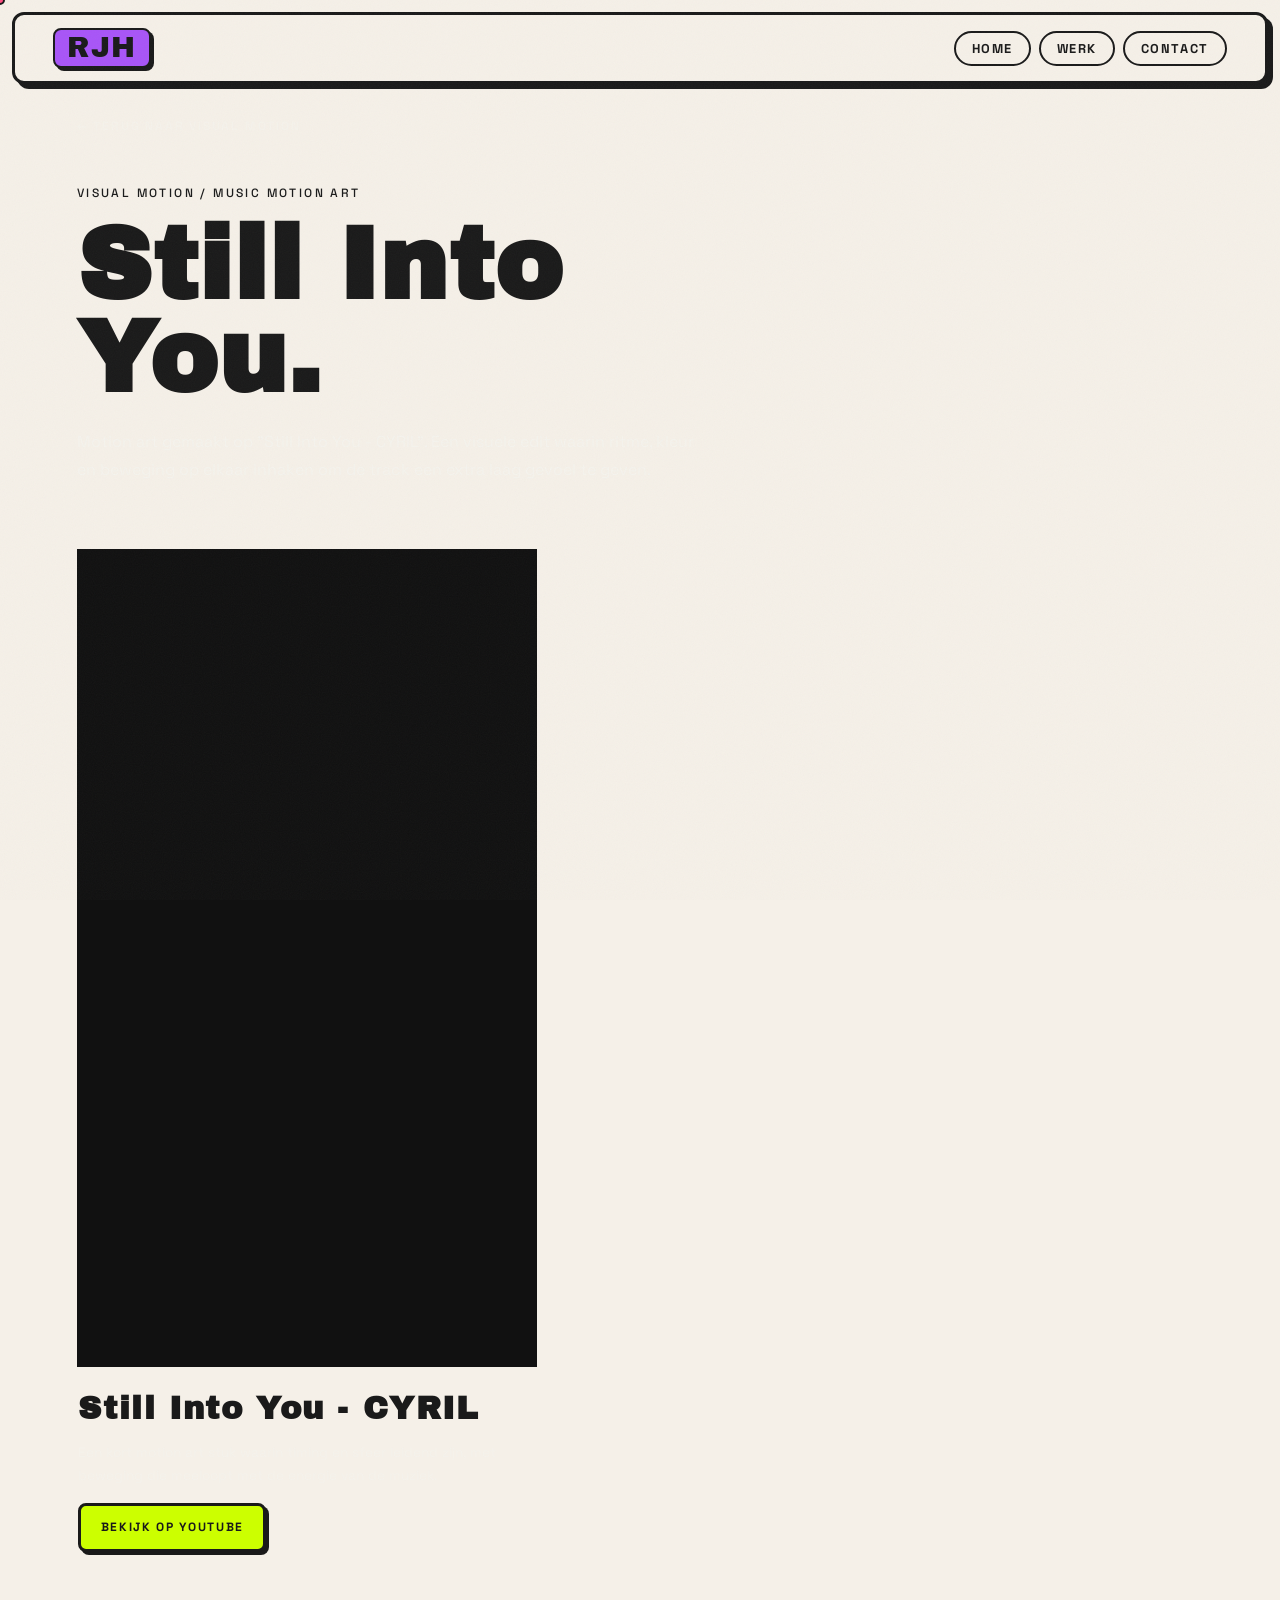
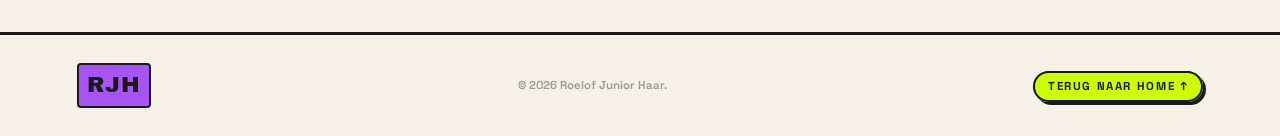
<file: visual-motion/still-into-you-cyril/index.html>
<!DOCTYPE html>
<html lang="nl">
<head>
  <meta charset="UTF-8" />
  <meta name="viewport" content="width=device-width, initial-scale=1.0" />
  <meta name="referrer" content="strict-origin-when-cross-origin" />
  <title>Still Into You - CYRIL — Visual Motion</title>
  <link rel="preconnect" href="https://fonts.googleapis.com" />
  <link rel="preconnect" href="https://fonts.gstatic.com" crossorigin />
  <link href="https://fonts.googleapis.com/css2?family=Archivo+Black&family=Space+Grotesk:wght@300;400;500;600;700&display=swap" rel="stylesheet" />
  <link rel="stylesheet" href="../../style.css" />
  <style>
    .subpage { padding: 7rem clamp(1.5rem, 6vw, 5rem) 5rem; min-height: 100vh; }
    .subpage__back { display: inline-flex; align-items: center; gap: 0.5rem; font-size: 0.75rem; font-weight: 600; letter-spacing: 0.15em; text-transform: uppercase; color: rgba(245,244,240,0.4); margin-bottom: 3rem; transition: color 0.2s; cursor: none; }
    .subpage__back:hover { color: var(--red); }
    .subpage__label { font-size: 0.75rem; font-weight: 500; letter-spacing: 0.2em; text-transform: uppercase; color: var(--red); margin-bottom: 1rem; }
    .subpage__title { font-family: var(--font-display); font-size: clamp(3rem, 8vw, 8rem); line-height: 0.9; letter-spacing: 0.01em; margin-bottom: 1.5rem; }
    .subpage__desc { max-width: 620px; color: rgba(245,244,240,0.65); line-height: 1.8; font-size: 1rem; margin-bottom: 4rem; }
    .videos-stack { display: flex; flex-direction: column; gap: clamp(3rem, 6vw, 5rem); max-width: 460px; }
    .video-block { display: flex; flex-direction: column; gap: 1rem; }
    .video-block__embed { position: relative; aspect-ratio: 9/16; width: 100%; background: #111; overflow: hidden; }
    .video-block__embed iframe { position: absolute; inset: 0; width: 100%; height: 100%; border: none; }
    .video-block__info { padding: 0 0.1rem; }
    .video-block__title { font-family: var(--font-display); font-size: clamp(1.4rem, 2.5vw, 2rem); letter-spacing: 0.05em; color: var(--off-white); margin-bottom: 0.4rem; }
    .video-block__desc { font-size: 0.85rem; color: rgba(245,244,240,0.45); line-height: 1.7; max-width: 420px; }
  </style>
</head>
<body>
  <div class="cursor-dot" id="cursorDot"></div>
  <div class="cursor-ring" id="cursorRing"></div>

  <nav class="nav" id="nav">
    <a href="../../index.html" class="nav__logo">RJH</a>
    <ul class="nav__links">
      <li><a href="../../index.html">Home</a></li>
      <li><a href="../../index.html#werk">Werk</a></li>
      <li><a href="../../index.html#contact">Contact</a></li>
    </ul>
  </nav>

  <div class="subpage">
    <a href="../index.html" class="subpage__back">&#8592; Terug naar Visual Motion</a>
    <p class="subpage__label">Visual Motion / Music Motion Art</p>
    <h1 class="subpage__title">Still Into<br>You.</h1>
    <p class="subpage__desc">
      Motion art gemaakt op "Still Into You - CYRIL". Een visuele edit waarin ritme, kleur en beweging op elkaar inhaken om de track een extra laag gevoel te geven.
    </p>

    <div class="videos-stack">
      <div class="video-block reveal">
        <div class="video-block__embed">
          <iframe
            src="https://www.youtube.com/embed/sFfV53SDnO8"
            title="Still Into You - CYRIL motion art"
            allow="accelerometer; autoplay; clipboard-write; encrypted-media; gyroscope; picture-in-picture"
            referrerpolicy="strict-origin-when-cross-origin"
            allowfullscreen>
          </iframe>
        </div>
        <div class="video-block__info">
          <h3 class="video-block__title">Still Into You - CYRIL</h3>
          <p class="video-block__desc">Een kort motion art stuk waarin timing en sfeer leidend zijn, met beweging die meeloopt met de energie van de muziek.</p>
        </div>
      </div>
    </div>
  </div>

  <footer class="footer">
    <div class="footer__inner">
      <span class="footer__logo">RJH</span>
      <span class="footer__copy">&copy; 2026 Roelof Junior Haar.</span>
      <span class="footer__back"><a href="../../index.html">Terug naar home &uarr;</a></span>
    </div>
  </footer>

  <script src="../../script.js"></script>
</body>
</html>
</file>
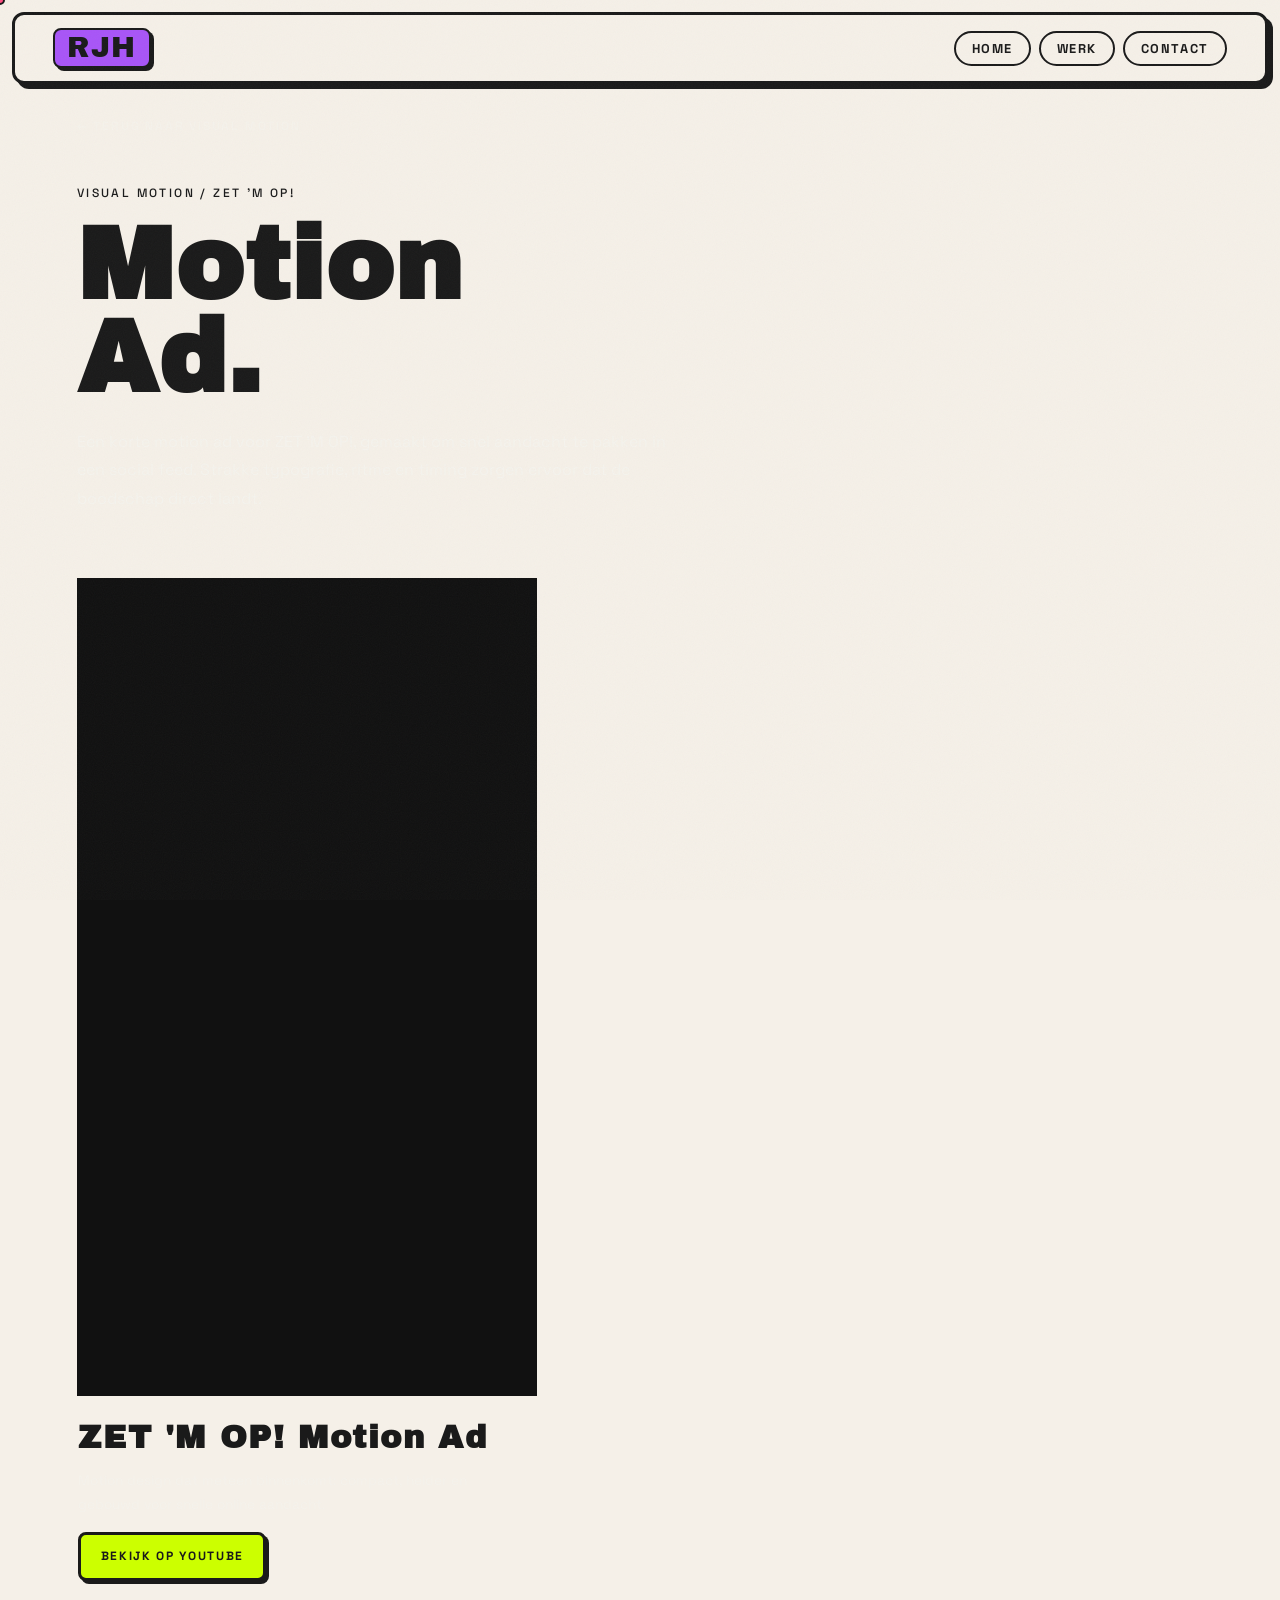
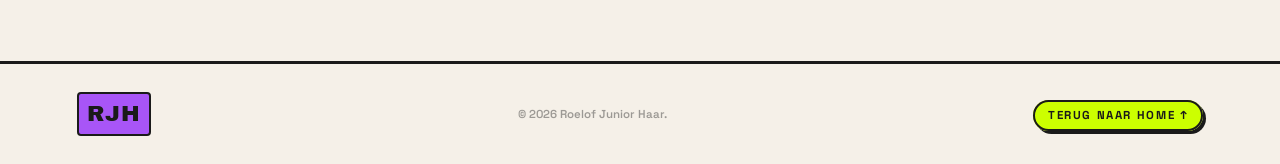
<file: visual-motion/zet-m-op-motion-ad/index.html>
<!DOCTYPE html>
<html lang="nl">
<head>
  <meta charset="UTF-8" />
  <meta name="viewport" content="width=device-width, initial-scale=1.0" />
  <meta name="referrer" content="strict-origin-when-cross-origin" />
  <title>ZET 'M OP! Motion Ad — Visual Motion</title>
  <link rel="preconnect" href="https://fonts.googleapis.com" />
  <link rel="preconnect" href="https://fonts.gstatic.com" crossorigin />
  <link href="https://fonts.googleapis.com/css2?family=Archivo+Black&family=Space+Grotesk:wght@300;400;500;600;700&display=swap" rel="stylesheet" />
  <link rel="stylesheet" href="../../style.css" />
  <style>
    .subpage { padding: 7rem clamp(1.5rem, 6vw, 5rem) 5rem; min-height: 100vh; }
    .subpage__back { display: inline-flex; align-items: center; gap: 0.5rem; font-size: 0.75rem; font-weight: 600; letter-spacing: 0.15em; text-transform: uppercase; color: rgba(245,244,240,0.4); margin-bottom: 3rem; transition: color 0.2s; cursor: none; }
    .subpage__back:hover { color: var(--red); }
    .subpage__label { font-size: 0.75rem; font-weight: 500; letter-spacing: 0.2em; text-transform: uppercase; color: var(--red); margin-bottom: 1rem; }
    .subpage__title { font-family: var(--font-display); font-size: clamp(3rem, 8vw, 8rem); line-height: 0.9; letter-spacing: 0.01em; margin-bottom: 1.5rem; }
    .subpage__desc { max-width: 620px; color: rgba(245,244,240,0.65); line-height: 1.8; font-size: 1rem; margin-bottom: 4rem; }
    .videos-stack { display: flex; flex-direction: column; gap: clamp(3rem, 6vw, 5rem); max-width: 460px; }
    .video-block { display: flex; flex-direction: column; gap: 1rem; }
    .video-block__embed { position: relative; aspect-ratio: 9/16; width: 100%; background: #111; overflow: hidden; }
    .video-block__embed iframe { position: absolute; inset: 0; width: 100%; height: 100%; border: none; }
    .video-block__info { padding: 0 0.1rem; }
    .video-block__title { font-family: var(--font-display); font-size: clamp(1.4rem, 2.5vw, 2rem); letter-spacing: 0.05em; color: var(--off-white); margin-bottom: 0.4rem; }
    .video-block__desc { font-size: 0.85rem; color: rgba(245,244,240,0.45); line-height: 1.7; max-width: 420px; }
  </style>
</head>
<body>
  <div class="cursor-dot" id="cursorDot"></div>
  <div class="cursor-ring" id="cursorRing"></div>

  <nav class="nav" id="nav">
    <a href="../../index.html" class="nav__logo">RJH</a>
    <ul class="nav__links">
      <li><a href="../../index.html">Home</a></li>
      <li><a href="../../index.html#werk">Werk</a></li>
      <li><a href="../../index.html#contact">Contact</a></li>
    </ul>
  </nav>

  <div class="subpage">
    <a href="../index.html" class="subpage__back">&#8592; Terug naar Visual Motion</a>
    <p class="subpage__label">Visual Motion / ZET 'M OP!</p>
    <h1 class="subpage__title">Motion<br>Ad.</h1>
    <p class="subpage__desc">
      Een korte motion ad voor ZET 'M OP!, gemaakt om snel aandacht te pakken in een social feed. Strakke typografie, ritme en timing zorgen ervoor dat de boodschap direct landt.
    </p>

    <div class="videos-stack">
      <div class="video-block reveal">
        <div class="video-block__embed">
          <iframe
            src="https://www.youtube.com/embed/uVYbQeUzlmc"
            title="ZET 'M OP! Motion Ad"
            allow="accelerometer; autoplay; clipboard-write; encrypted-media; gyroscope; picture-in-picture"
            referrerpolicy="strict-origin-when-cross-origin"
            allowfullscreen>
          </iframe>
        </div>
        <div class="video-block__info">
          <h3 class="video-block__title">ZET 'M OP! Motion Ad</h3>
          <p class="video-block__desc">Motion design dat meteen binnenkomt: compact, helder en gebouwd voor snelle online aandacht.</p>
        </div>
      </div>
    </div>
  </div>

  <footer class="footer">
    <div class="footer__inner">
      <span class="footer__logo">RJH</span>
      <span class="footer__copy">&copy; 2026 Roelof Junior Haar.</span>
      <span class="footer__back"><a href="../../index.html">Terug naar home &uarr;</a></span>
    </div>
  </footer>

  <script src="../../script.js"></script>
</body>
</html>
</file>
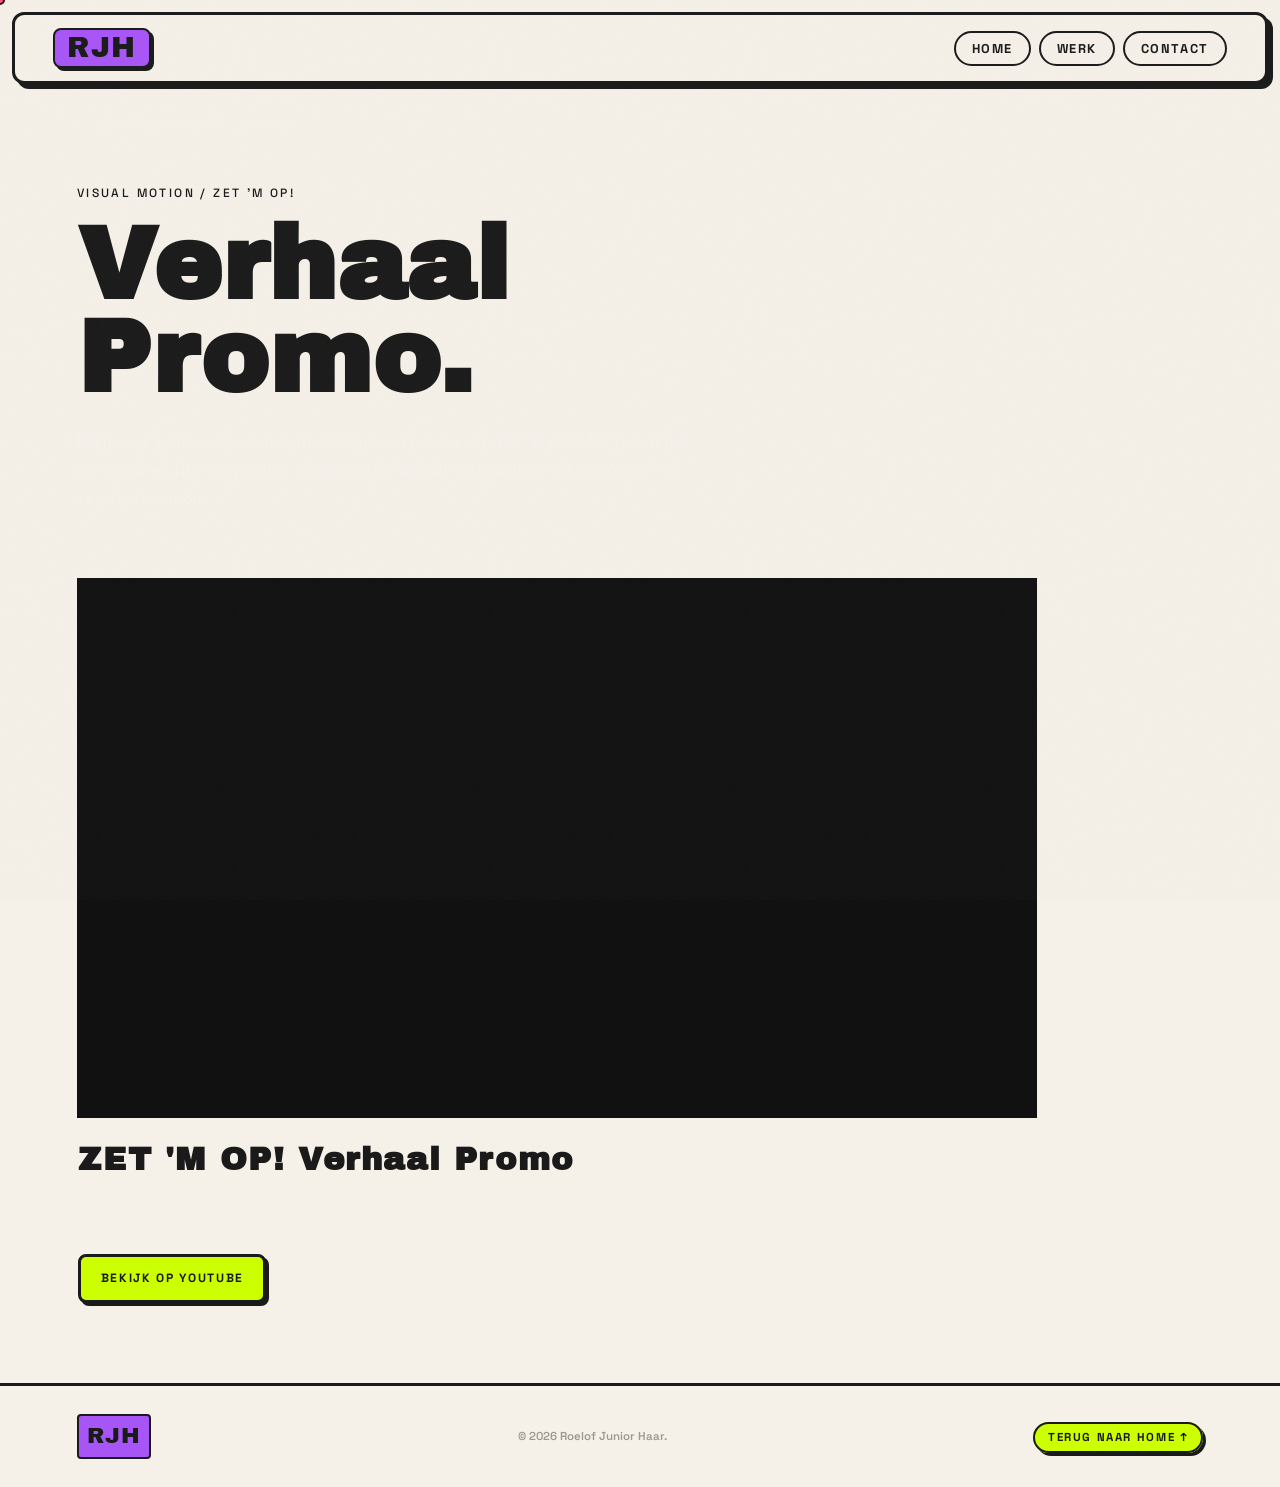
<file: visual-motion/zet-m-op-verhaal-promo/index.html>
<!DOCTYPE html>
<html lang="nl">
<head>
  <meta charset="UTF-8" />
  <meta name="viewport" content="width=device-width, initial-scale=1.0" />
  <meta name="referrer" content="strict-origin-when-cross-origin" />
  <title>ZET 'M OP! Verhaal Promo — Visual Motion</title>
  <link rel="preconnect" href="https://fonts.googleapis.com" />
  <link rel="preconnect" href="https://fonts.gstatic.com" crossorigin />
  <link href="https://fonts.googleapis.com/css2?family=Archivo+Black&family=Space+Grotesk:wght@300;400;500;600;700&display=swap" rel="stylesheet" />
  <link rel="stylesheet" href="../../style.css" />
  <style>
    .subpage { padding: 7rem clamp(1.5rem, 6vw, 5rem) 5rem; min-height: 100vh; }
    .subpage__back { display: inline-flex; align-items: center; gap: 0.5rem; font-size: 0.75rem; font-weight: 600; letter-spacing: 0.15em; text-transform: uppercase; color: rgba(245,244,240,0.4); margin-bottom: 3rem; transition: color 0.2s; cursor: none; }
    .subpage__back:hover { color: var(--red); }
    .subpage__label { font-size: 0.75rem; font-weight: 500; letter-spacing: 0.2em; text-transform: uppercase; color: var(--red); margin-bottom: 1rem; }
    .subpage__title { font-family: var(--font-display); font-size: clamp(3rem, 8vw, 8rem); line-height: 0.9; letter-spacing: 0.01em; margin-bottom: 1.5rem; }
    .subpage__desc { max-width: 620px; color: rgba(245,244,240,0.65); line-height: 1.8; font-size: 1rem; margin-bottom: 4rem; }
    .videos-stack { display: flex; flex-direction: column; gap: clamp(3rem, 6vw, 5rem); max-width: 960px; }
    .video-block { display: flex; flex-direction: column; gap: 1rem; }
    .video-block__embed { position: relative; aspect-ratio: 16/9; width: 100%; background: #111; overflow: hidden; }
    .video-block__embed iframe { position: absolute; inset: 0; width: 100%; height: 100%; border: none; }
    .video-block__info { padding: 0 0.1rem; }
    .video-block__title { font-family: var(--font-display); font-size: clamp(1.4rem, 2.5vw, 2rem); letter-spacing: 0.05em; color: var(--off-white); margin-bottom: 0.4rem; }
    .video-block__desc { font-size: 0.85rem; color: rgba(245,244,240,0.45); line-height: 1.7; max-width: 560px; }
  </style>
</head>
<body>
  <div class="cursor-dot" id="cursorDot"></div>
  <div class="cursor-ring" id="cursorRing"></div>

  <nav class="nav" id="nav">
    <a href="../../index.html" class="nav__logo">RJH</a>
    <ul class="nav__links">
      <li><a href="../../index.html">Home</a></li>
      <li><a href="../../index.html#werk">Werk</a></li>
      <li><a href="../../index.html#contact">Contact</a></li>
    </ul>
  </nav>

  <div class="subpage">
    <a href="../index.html" class="subpage__back">&#8592; Terug naar Visual Motion</a>
    <p class="subpage__label">Visual Motion / ZET 'M OP!</p>
    <h1 class="subpage__title">Verhaal<br>Promo.</h1>
    <p class="subpage__desc">
      Motion graphics voor een verhaalgedreven promo van ZET 'M OP!. Hier draait het om opbouw, ritme en grafische accenten die het verhaal versterken zonder het te overstemmen.
    </p>

    <div class="videos-stack">
      <div class="video-block reveal">
        <div class="video-block__embed">
          <iframe
            src="https://www.youtube.com/embed/01VaQcJCgVg"
            title="ZET 'M OP! verhaal promo"
            allow="accelerometer; autoplay; clipboard-write; encrypted-media; gyroscope; picture-in-picture"
            referrerpolicy="strict-origin-when-cross-origin"
            allowfullscreen>
          </iframe>
        </div>
        <div class="video-block__info">
          <h3 class="video-block__title">ZET 'M OP! Verhaal Promo</h3>
          <p class="video-block__desc">Motion graphics die de inhoud dragen en de promo visueel ritme geven, met een cleane maar energieke afwerking.</p>
        </div>
      </div>
    </div>
  </div>

  <footer class="footer">
    <div class="footer__inner">
      <span class="footer__logo">RJH</span>
      <span class="footer__copy">&copy; 2026 Roelof Junior Haar.</span>
      <span class="footer__back"><a href="../../index.html">Terug naar home &uarr;</a></span>
    </div>
  </footer>

  <script src="../../script.js"></script>
</body>
</html>
</file>
<file: style.css>
/* ═══════════════════════════════════════════════════════════
   ROELOF JUNIOR HAAR — PORTFOLIO
   style.css — NEO-BRUTALISM + MIXED ARTS REBRAND
   ═══════════════════════════════════════════════════════════ */

/* ─────────────────────────────────────────
   1. Custom properties & reset
───────────────────────────────────────── */
:root {
  --bg:          #F5F0E8;
  --bg-dark:     #1A1A1A;
  --text:        #1A1A1A;
  --text-light:  #F5F0E8;

  --purple:      #A855F7;
  --lime:        #CCFF00;
  --orange:      #FF6B35;
  --coral:       #FF4F81;
  --blue:        #4361EE;
  --yellow:      #FFD600;
  --teal:        #06D6A0;

  --border:      3px solid var(--text);
  --border-thin: 2px solid var(--text);
  --shadow:      5px 5px 0px var(--text);
  --shadow-lg:   8px 8px 0px var(--text);
  --shadow-sm:   3px 3px 0px var(--text);
  --radius:      12px;
  --radius-lg:   20px;
  --radius-sm:   8px;

  --font-display: 'Archivo Black', 'Bebas Neue', sans-serif;
  --font-body:    'Space Grotesk', sans-serif;

  --ease-bounce: cubic-bezier(0.34, 1.56, 0.64, 1);
  --ease-out-expo: cubic-bezier(0.16, 1, 0.3, 1);

  --nav-h: 72px;
}

*, *::before, *::after {
  box-sizing: border-box;
  margin: 0;
  padding: 0;
}

html {
  scroll-behavior: smooth;
  font-size: 16px;
}

body {
  background-color: var(--bg);
  color: var(--text);
  font-family: var(--font-body);
  font-weight: 400;
  line-height: 1.6;
  overflow-x: hidden;
  cursor: none;
  position: relative;
}

/* Noise texture overlay */
body::before {
  content: '';
  position: fixed;
  inset: 0;
  z-index: 9998;
  pointer-events: none;
  opacity: 0.035;
  background-image: url("data:image/svg+xml,%3Csvg viewBox='0 0 256 256' xmlns='http://www.w3.org/2000/svg'%3E%3Cfilter id='noise'%3E%3CfeTurbulence type='fractalNoise' baseFrequency='0.9' numOctaves='4' stitchTiles='stitch'/%3E%3C/filter%3E%3Crect width='100%25' height='100%25' filter='url(%23noise)'/%3E%3C/svg%3E");
  background-repeat: repeat;
  background-size: 256px 256px;
}

a {
  color: inherit;
  text-decoration: none;
  cursor: none;
}

ul { list-style: none; }

img {
  display: block;
  max-width: 100%;
}

button { cursor: none; }

::selection {
  background: var(--lime);
  color: var(--text);
}

/* ─────────────────────────────────────────
   2. Typography helpers
───────────────────────────────────────── */
.section-label {
  display: inline-block;
  font-size: 0.75rem;
  font-weight: 700;
  letter-spacing: 0.18em;
  text-transform: uppercase;
  color: var(--text);
  background: var(--lime);
  padding: 0.35rem 0.8rem;
  border: var(--border-thin);
  box-shadow: var(--shadow-sm);
  margin-bottom: 2rem;
  animation: wobble 3s ease-in-out infinite;
}

.section-label--dark {
  background: var(--coral);
  color: var(--text);
}

/* ─────────────────────────────────────────
   3. Custom cursor
───────────────────────────────────────── */
.cursor-dot,
.cursor-ring {
  position: fixed;
  top: 0; left: 0;
  pointer-events: none;
  z-index: 9999;
  transform: translate(-50%, -50%);
  transition: opacity 0.3s ease;
}

.cursor-dot {
  width: 10px; height: 10px;
  background-color: var(--coral);
  border: 2px solid var(--text);
  border-radius: 50%;
  transition: transform 0.1s var(--ease-out-expo), opacity 0.3s ease;
}

.cursor-ring {
  width: 40px; height: 40px;
  border: 3px solid var(--text);
  border-radius: 50%;
  transition: transform 0.18s var(--ease-out-expo),
              width 0.3s var(--ease-bounce),
              height 0.3s var(--ease-bounce),
              border-color 0.3s ease,
              background-color 0.3s ease,
              opacity 0.3s ease;
}

body.cursor--hover .cursor-dot  { transform: translate(-50%, -50%) scale(0); }
body.cursor--hover .cursor-ring {
  width: 60px; height: 60px;
  background-color: var(--lime);
  border-color: var(--text);
  mix-blend-mode: difference;
}

/* ─────────────────────────────────────────
   4. Navigatie
───────────────────────────────────────── */
.nav {
  position: fixed;
  top: 12px; left: 12px; right: 12px;
  height: var(--nav-h);
  z-index: 100;
  display: flex;
  align-items: center;
  justify-content: space-between;
  padding: 0 clamp(1.2rem, 3vw, 2.5rem);
  background: var(--bg);
  border: var(--border);
  border-radius: var(--radius);
  box-shadow: var(--shadow);
  transition: transform 0.5s var(--ease-bounce);
}

.nav--hidden { transform: translateY(calc(-100% - 24px)); }

.nav__logo {
  font-family: var(--font-display);
  font-size: 1.8rem;
  letter-spacing: 0.05em;
  color: var(--text);
  line-height: 1;
  background: var(--purple);
  padding: 0.25rem 0.75rem;
  border: var(--border-thin);
  border-radius: var(--radius-sm);
  box-shadow: var(--shadow-sm);
  transition: transform 0.2s var(--ease-bounce), box-shadow 0.2s ease;
}

.nav__logo:hover {
  transform: translate(-2px, -2px);
  box-shadow: 7px 7px 0px var(--text);
}

.nav__links {
  display: flex;
  gap: 0.5rem;
}

.nav__links a {
  font-size: 0.8rem;
  font-weight: 700;
  letter-spacing: 0.12em;
  text-transform: uppercase;
  color: var(--text);
  padding: 0.45rem 1rem;
  border: var(--border-thin);
  border-radius: 999px;
  background: var(--bg);
  transition: all 0.2s var(--ease-bounce);
  position: relative;
}

.nav__links a:hover {
  background: var(--lime);
  transform: translate(-2px, -2px);
  box-shadow: var(--shadow-sm);
}

.nav__links a::after { display: none; }

/* ─────────────────────────────────────────
   5. Hero
───────────────────────────────────────── */
.hero {
  position: relative;
  min-height: 100svh;
  display: flex;
  flex-direction: column;
  align-items: center;
  justify-content: center;
  overflow: hidden;
  padding: calc(var(--nav-h) + 40px) clamp(1.5rem, 4vw, 3.5rem) 2rem;
  isolation: isolate;
  background: var(--bg);
}

/* Decorative shapes */
.hero::before {
  content: '';
  position: absolute;
  top: 15%;
  right: -5%;
  width: 320px;
  height: 320px;
  background: var(--purple);
  border: var(--border);
  border-radius: 50%;
  opacity: 0.35;
  animation: floatBlob 8s ease-in-out infinite;
  z-index: 0;
}

.hero::after {
  content: '';
  position: absolute;
  bottom: 10%;
  left: -3%;
  width: 260px;
  height: 260px;
  background: var(--lime);
  border: var(--border);
  opacity: 0.3;
  transform: rotate(15deg);
  animation: floatBlob 10s ease-in-out infinite reverse;
  z-index: 0;
}

.hero__label {
  position: absolute;
  display: flex;
  flex-direction: column;
  gap: 0.25rem;
  font-size: 0.7rem;
  font-weight: 700;
  letter-spacing: 0.14em;
  text-transform: uppercase;
  color: var(--text);
  line-height: 1.4;
  z-index: 3;
  background: var(--bg);
  padding: 0.5rem 0.8rem;
  border: var(--border-thin);
  border-radius: var(--radius-sm);
  box-shadow: var(--shadow-sm);
}

.hero__label--tl { top: calc(var(--nav-h) + 40px); left: clamp(1.5rem, 4vw, 3.5rem); background: var(--orange); color: #fff; }
.hero__label--tr { top: calc(var(--nav-h) + 40px); right: clamp(1.5rem, 4vw, 3.5rem); text-align: right; background: var(--blue); color: #fff; }
.hero__label--bl { bottom: 6rem; left: clamp(1.5rem, 4vw, 3.5rem); background: var(--teal); }
.hero__label--br { bottom: 6rem; right: clamp(1.5rem, 4vw, 3.5rem); text-align: right; background: var(--coral); color: #fff; }

/* Camera 3D scene - keep structure, restyle to brutalist */
.hero__camera-scene {
  position: absolute;
  left: 50%;
  top: 51%;
  width: min(90vw, 1200px);
  aspect-ratio: 16 / 10;
  transform: translate(-50%, -50%);
  pointer-events: none;
  opacity: 0.12;
  z-index: 0;
  filter: none;
}

.hero__camera-float {
  position: absolute;
  inset: 0;
  transform-style: preserve-3d;
  animation: heroCameraDrift 8s ease-in-out infinite;
}

.hero-camera {
  position: absolute;
  inset: 0;
  transform-style: preserve-3d;
  animation: heroCameraOrbit 13s ease-in-out infinite;
}

.hero-camera__body,
.hero-camera__body-accent,
.hero-camera__top,
.hero-camera__handle,
.hero-camera__viewfinder,
.hero-camera__grip,
.hero-camera__button,
.hero-camera__lens-barrel {
  position: absolute;
}

.hero-camera__body {
  left: 19%;
  top: 31%;
  width: 46%;
  height: 29%;
  border-radius: var(--radius);
  background: var(--purple);
  border: var(--border);
  transform: translateZ(150px) rotateX(10deg);
  box-shadow: var(--shadow-lg);
}

.hero-camera__body::before {
  content: '';
  position: absolute;
  inset: 12% 8%;
  border: 2px dashed rgba(0,0,0,0.2);
  border-radius: var(--radius-sm);
}

.hero-camera__body-accent {
  left: 22%;
  top: 42%;
  width: 18%;
  height: 4px;
  background: var(--lime);
  border: 2px solid var(--text);
  transform: translateZ(220px);
}

.hero-camera__top {
  left: 28%;
  top: 24%;
  width: 20%;
  height: 8%;
  border-radius: var(--radius-sm);
  background: var(--orange);
  border: var(--border);
  transform: translateZ(204px) rotateX(8deg);
  box-shadow: var(--shadow-sm);
}

.hero-camera__handle {
  left: 33%;
  top: 17%;
  width: 16%;
  height: 5%;
  border-radius: 999px;
  background: var(--bg);
  border: var(--border);
  transform: translateZ(330px) rotateZ(-3deg);
}

.hero-camera__viewfinder {
  left: 15%;
  top: 27%;
  width: 12%;
  height: 9%;
  border-radius: var(--radius-sm);
  background: var(--coral);
  border: var(--border);
  transform: translateZ(220px) rotateY(-10deg);
  box-shadow: var(--shadow-sm);
}

.hero-camera__viewfinder::after {
  content: '';
  position: absolute;
  inset: 22%;
  border-radius: 4px;
  background: var(--text);
}

.hero-camera__grip {
  left: 57%;
  top: 34%;
  width: 10%;
  height: 34%;
  border-radius: var(--radius);
  background: var(--blue);
  border: var(--border);
  transform: translateZ(208px) rotateZ(8deg);
  box-shadow: var(--shadow-sm);
}

.hero-camera__button {
  width: 1.2rem;
  height: 1.2rem;
  border-radius: 50%;
  background: var(--lime);
  border: 2px solid var(--text);
  transform: translateZ(275px);
}

.hero-camera__button--one {
  top: 26%;
  left: 45%;
}

.hero-camera__button--two {
  top: 22%;
  left: 51%;
  width: 0.7rem;
  height: 0.7rem;
  background: var(--orange);
}

.hero-camera__lens-barrel {
  right: 16%;
  top: 27%;
  width: 29%;
  height: 36%;
  border-radius: 50%;
  background: var(--text);
  border: var(--border);
  transform: translateZ(460px) rotateX(14deg) rotateY(10deg);
  display: grid;
  place-items: center;
  box-shadow: var(--shadow-lg);
}

.hero-camera__lens-barrel::before {
  content: '';
  position: absolute;
  inset: 14%;
  border-radius: 50%;
  border: 6px solid var(--purple);
  transform: translateZ(-128px);
}

.hero-camera__lens-barrel::after {
  content: '';
  position: absolute;
  inset: 6%;
  border-radius: 50%;
  border: 8px solid var(--blue);
  transform: translateZ(-220px);
}

.hero-camera__lens-ring,
.hero-camera__lens-core {
  position: absolute;
  border-radius: 50%;
}

.hero-camera__lens-ring {
  inset: 16%;
  border: 2px solid var(--lime);
  animation: lensSpin 8s linear infinite;
}

.hero-camera__lens-ring--mid {
  inset: 26%;
  border-color: var(--coral);
  animation-duration: 6s;
  animation-direction: reverse;
}

.hero-camera__lens-ring--inner {
  inset: 37%;
  border-color: var(--orange);
  animation-duration: 4s;
}

.hero-camera__lens-core {
  inset: 31%;
  background: var(--purple);
  border: 2px solid var(--text);
}

.hero__line {
  overflow: hidden;
  display: block;
}

.hero__word {
  display: inline-block;
  font-family: var(--font-display);
  font-size: clamp(5rem, 17vw, 16rem);
  line-height: 0.88;
  letter-spacing: -0.02em;
  color: var(--text);
  transform: translateY(110%);
  opacity: 0;
  will-change: transform, opacity;
  -webkit-text-stroke: 3px var(--text);
  paint-order: stroke fill;
  position: relative;
  z-index: 2;
}

.hero__line--1 .hero__word { transition-delay: 0.0s; }
.hero__line--2 .hero__word { transition-delay: 0.08s; }
.hero__line--3 .hero__word { transition-delay: 0.16s; }

.hero__word.is-visible {
  transform: translateY(0);
  opacity: 1;
  transition: transform 0.8s var(--ease-bounce), opacity 0.5s ease;
}

/* Colorful text shadow effect */
.hero__word.is-visible::after {
  content: attr(data-text);
  position: absolute;
  left: 6px;
  top: 6px;
  z-index: -1;
  color: transparent;
  -webkit-text-stroke: 3px var(--purple);
  opacity: 0.4;
}

.hero__period {
  color: var(--coral);
  position: relative;
}

.hero__period::after {
  content: '';
  position: absolute;
  bottom: 0.1em;
  left: -0.1em;
  width: 1.2em;
  height: 1.2em;
  background: var(--lime);
  border-radius: 50%;
  z-index: -1;
  animation: pulse 2s ease-in-out infinite;
}

.hero__role {
  position: relative;
  margin-top: 2rem;
  display: flex;
  align-items: center;
  gap: 0.75rem;
  font-size: clamp(0.8rem, 1.2vw, 1rem);
  font-weight: 700;
  letter-spacing: 0.1em;
  text-transform: uppercase;
  color: var(--text);
  opacity: 0;
  transform: translateY(16px);
  transition: opacity 0.8s ease 0.6s, transform 0.8s var(--ease-bounce) 0.6s;
  z-index: 2;
  background: var(--bg);
  padding: 0.6rem 1.2rem;
  border: var(--border-thin);
  border-radius: 999px;
  box-shadow: var(--shadow-sm);
}

.hero__role.is-visible { opacity: 1; transform: translateY(0); }

.hero__role-sep {
  color: var(--bg);
  background: var(--purple);
  width: 24px;
  height: 24px;
  display: inline-flex;
  align-items: center;
  justify-content: center;
  border-radius: 50%;
  font-size: 0.65em;
  border: 2px solid var(--text);
}

.hero__scroll {
  position: absolute;
  bottom: 2.5rem;
  left: 50%;
  transform: translateX(-50%);
  display: flex;
  flex-direction: column;
  align-items: center;
  gap: 0.5rem;
  font-size: 0.7rem;
  font-weight: 700;
  letter-spacing: 0.2em;
  text-transform: uppercase;
  color: var(--text);
  opacity: 0;
  transition: opacity 0.8s ease 1s;
  z-index: 3;
}

.hero__scroll.is-visible { opacity: 1; }

.hero__scroll-line {
  width: 3px;
  height: 40px;
  background: var(--text);
  border-radius: 3px;
  animation: scrollBounce 2s var(--ease-bounce) infinite;
}

@keyframes scrollBounce {
  0%, 100% { transform: scaleY(1); }
  50% { transform: scaleY(1.4); }
}

@keyframes heroCameraOrbit {
  0% { transform: rotateX(-24deg) rotateY(-34deg) rotateZ(-5deg) scale(1.42); }
  50% { transform: rotateX(-10deg) rotateY(32deg) rotateZ(4deg) scale(1.24); }
  100% { transform: rotateX(-24deg) rotateY(-34deg) rotateZ(-5deg) scale(1.42); }
}

@keyframes heroCameraDrift {
  0%, 100% { transform: translateY(0px); }
  50% { transform: translateY(-18px); }
}

@keyframes lensSpin {
  from { transform: rotate(0deg); }
  to { transform: rotate(360deg); }
}

@keyframes floatBlob {
  0%, 100% { transform: translate(0, 0) rotate(0deg); }
  33% { transform: translate(20px, -30px) rotate(5deg); }
  66% { transform: translate(-15px, 15px) rotate(-3deg); }
}

@keyframes pulse {
  0%, 100% { transform: scale(1); opacity: 0.7; }
  50% { transform: scale(1.15); opacity: 1; }
}

@keyframes wobble {
  0%, 100% { transform: rotate(-1deg); }
  50% { transform: rotate(1deg); }
}

/* ─────────────────────────────────────────
   6. Instagram knop
───────────────────────────────────────── */
.ig-btn {
  position: absolute;
  bottom: 2.5rem;
  right: clamp(1.5rem, 4vw, 3.5rem);
  display: flex;
  align-items: center;
  gap: 0.5rem;
  font-size: 0.75rem;
  font-weight: 700;
  letter-spacing: 0.1em;
  text-transform: uppercase;
  color: var(--text);
  background: var(--purple);
  border: var(--border);
  padding: 0.6rem 1.2rem;
  border-radius: 999px;
  box-shadow: var(--shadow-sm);
  transition: transform 0.2s var(--ease-bounce), box-shadow 0.2s ease;
  z-index: 2;
}

.ig-btn:hover {
  transform: translate(-3px, -3px);
  box-shadow: 8px 8px 0px var(--text);
}

.ig-btn__icon {
  width: 16px;
  height: 16px;
  flex-shrink: 0;
}

/* ─────────────────────────────────────────
   7. Ticker / marquee
───────────────────────────────────────── */
.ticker {
  background-color: var(--text);
  overflow: hidden;
  padding: 0.9rem 0;
  white-space: nowrap;
  border-top: var(--border);
  border-bottom: var(--border);
  position: relative;
}

.ticker__track {
  display: inline-flex;
  width: max-content;
  animation: ticker-scroll 34s linear infinite;
}

.ticker__group {
  display: inline-flex;
  align-items: center;
  gap: 2rem;
  padding-right: 2rem;
}

.ticker__group span {
  font-size: 0.82rem;
  font-weight: 700;
  letter-spacing: 0.2em;
  text-transform: uppercase;
  color: var(--bg);
}

.ticker__star {
  font-size: 0.7rem !important;
  color: var(--lime) !important;
}

@keyframes ticker-scroll {
  0% { transform: translateX(0); }
  100% { transform: translateX(-50%); }
}

.ticker:hover .ticker__track { animation-play-state: paused; }

/* ─────────────────────────────────────────
   8. Over
───────────────────────────────────────── */
.about {
  padding: clamp(5rem, 10vw, 9rem) clamp(1.5rem, 6vw, 5rem);
  background: var(--bg);
}

.about__grid {
  display: grid;
  grid-template-columns: 1.8fr 1fr 1fr;
  gap: clamp(1.5rem, 3vw, 3rem);
  align-items: start;
}

.about__heading {
  font-family: var(--font-display);
  font-size: clamp(2.4rem, 5vw, 4.5rem);
  line-height: 1;
  letter-spacing: -0.01em;
  color: var(--text);
}

.about__left {
  display: flex;
  flex-direction: column;
  gap: 1.25rem;
}

.about__bio {
  font-size: clamp(0.9rem, 1.1vw, 1.05rem);
  line-height: 1.8;
  color: var(--text);
  opacity: 0.8;
  margin-bottom: 1.25rem;
}

.about__portrait-card {
  position: relative;
  max-width: 420px;
  border: var(--border);
  background: var(--orange);
  padding: 0.75rem;
  box-shadow: var(--shadow-lg);
  border-radius: var(--radius);
  transform: rotate(-2deg);
  transition: transform 0.4s var(--ease-bounce), box-shadow 0.3s ease;
}

.about__portrait-card:hover {
  transform: rotate(0deg) translate(-3px, -3px);
  box-shadow: 11px 11px 0px var(--text);
}

.about__portrait-card::after {
  content: '';
  position: absolute;
  top: -12px;
  right: 20px;
  width: 40px;
  height: 20px;
  background: var(--yellow);
  border: var(--border-thin);
  transform: rotate(5deg);
  border-radius: 2px;
}

.about__portrait {
  display: block;
  width: 100%;
  aspect-ratio: 4 / 5;
  object-fit: cover;
  object-position: center center;
  border: var(--border-thin);
  border-radius: var(--radius-sm);
  filter: saturate(1.1) contrast(1.05);
}

.about__photo {
  display: flex;
  flex-direction: column;
}

.about__game {
  display: flex;
  flex-direction: column;
}

/* ─────────────────────────────────────────
   Snake Game Widget
───────────────────────────────────────── */
.snake-widget {
  border: var(--border);
  background: var(--bg);
  border-radius: var(--radius);
  box-shadow: var(--shadow-lg);
  padding: 0.75rem;
  transform: rotate(1.5deg);
  transition: transform 0.4s var(--ease-bounce), box-shadow 0.3s ease;
  position: relative;
}

.snake-widget:hover {
  transform: rotate(0deg) translate(-3px, -3px);
  box-shadow: 11px 11px 0px var(--text);
}

.snake-widget::after {
  content: '';
  position: absolute;
  top: -10px;
  left: 18px;
  width: 36px;
  height: 18px;
  background: var(--coral);
  border: var(--border-thin);
  transform: rotate(-4deg);
  border-radius: 2px;
}

.snake-widget__header {
  display: flex;
  justify-content: space-between;
  align-items: center;
  margin-bottom: 0.6rem;
}

.snake-widget__title {
  font-family: var(--font-display);
  font-size: 0.72rem;
  letter-spacing: 0.18em;
  text-transform: uppercase;
  color: var(--text);
}

.snake-widget__score-display {
  font-size: 0.68rem;
  font-weight: 700;
  letter-spacing: 0.1em;
  text-transform: uppercase;
  background: var(--lime);
  border: var(--border-thin);
  padding: 0.18rem 0.5rem;
  border-radius: 4px;
}

.snake-canvas-wrap {
  position: relative;
  border: var(--border);
  border-radius: var(--radius-sm);
  overflow: hidden;
  background: #111;
  line-height: 0;
  transition: border-color 0.3s ease;
}

#snakeCanvas {
  display: block;
  width: 100%;
  aspect-ratio: 1 / 1;
}

.snake-overlay {
  position: absolute;
  inset: 0;
  display: flex;
  flex-direction: column;
  align-items: center;
  justify-content: center;
  background: rgba(17, 17, 17, 0.92);
  gap: 0.7rem;
  z-index: 10;
}

.snake-overlay__title {
  font-family: var(--font-display);
  font-size: clamp(1.1rem, 2.5vw, 1.5rem);
  color: var(--lime);
  letter-spacing: 0.08em;
  text-align: center;
}

.snake-overlay__sub {
  font-size: 0.68rem;
  font-weight: 600;
  letter-spacing: 0.12em;
  text-transform: uppercase;
  color: rgba(255, 255, 255, 0.55);
  text-align: center;
}

.snake-btn {
  font-family: var(--font-display);
  font-size: 0.8rem;
  letter-spacing: 0.15em;
  background: var(--lime);
  color: var(--text);
  border: 2px solid var(--text);
  padding: 0.55rem 1.4rem;
  cursor: pointer;
  border-radius: var(--radius-sm);
  box-shadow: 4px 4px 0 var(--text);
  transition: transform 0.12s ease, box-shadow 0.12s ease;
  text-transform: uppercase;
}

.snake-btn:hover {
  transform: translate(-2px, -2px);
  box-shadow: 6px 6px 0 var(--text);
}

.snake-btn:active {
  transform: translate(2px, 2px);
  box-shadow: 2px 2px 0 var(--text);
}

.snake-dpad {
  display: grid;
  grid-template-areas: ". up ." "left . right" ". down .";
  grid-template-columns: repeat(3, 1fr);
  gap: 0.28rem;
  width: 108px;
  margin: 0.7rem auto 0;
}

.snake-dpad__btn {
  font-size: 0.85rem;
  background: var(--bg);
  border: var(--border);
  border-radius: var(--radius-sm);
  cursor: pointer;
  padding: 0.35rem;
  box-shadow: 3px 3px 0 var(--text);
  display: flex;
  align-items: center;
  justify-content: center;
  user-select: none;
  -webkit-user-select: none;
  touch-action: manipulation;
  aspect-ratio: 1;
  transition: transform 0.1s ease, box-shadow 0.1s ease;
}

.snake-dpad__btn:active {
  transform: translate(2px, 2px);
  box-shadow: 1px 1px 0 var(--text);
  background: var(--lime);
}

.snake-dpad__btn--up    { grid-area: up; }
.snake-dpad__btn--left  { grid-area: left; }
.snake-dpad__btn--right { grid-area: right; }
.snake-dpad__btn--down  { grid-area: down; }

.skills {
  margin-top: 0;
  display: flex;
  flex-direction: column;
  gap: 1.25rem;
}

.skill__header {
  display: flex;
  justify-content: space-between;
  align-items: baseline;
  margin-bottom: 0.45rem;
}

.skill__name {
  font-size: 0.75rem;
  font-weight: 700;
  letter-spacing: 0.12em;
  text-transform: uppercase;
  color: var(--text);
}

.skill__pct {
  font-size: 0.72rem;
  font-weight: 700;
  color: var(--purple);
  background: var(--bg);
  padding: 0.1rem 0.4rem;
  border: var(--border-thin);
  border-radius: 4px;
}

.skill__track {
  width: 100%;
  height: 12px;
  background-color: var(--bg);
  border: var(--border-thin);
  border-radius: 6px;
  overflow: hidden;
}

.skill__bar {
  height: 100%;
  width: 0;
  background: repeating-linear-gradient(
    -45deg,
    var(--purple),
    var(--purple) 5px,
    var(--blue) 5px,
    var(--blue) 10px
  );
  border-radius: 4px;
  transition: width 1.4s var(--ease-out-expo);
}

/* ─────────────────────────────────────────
   9. Werk / projectgrid — BENTO STYLE
───────────────────────────────────────── */
.work {
  padding: clamp(5rem, 10vw, 9rem) clamp(1.5rem, 6vw, 5rem);
  border-top: var(--border);
  background: var(--bg);
}

.work__header { margin-bottom: clamp(2.5rem, 5vw, 4rem); }

.work__heading {
  font-family: var(--font-display);
  font-size: clamp(2.5rem, 5vw, 5rem);
  letter-spacing: -0.01em;
  line-height: 1;
  color: var(--text);
}

.work__grid {
  display: grid;
  grid-template-columns: repeat(3, 1fr);
  gap: clamp(1rem, 2vw, 1.5rem);
}

.work__grid--4 {
  grid-template-columns: repeat(2, 1fr);
}

.project-card {
  display: flex;
  flex-direction: column;
  border: var(--border);
  border-radius: var(--radius);
  background: var(--bg);
  box-shadow: var(--shadow);
  overflow: hidden;
  transition: transform 0.3s var(--ease-bounce), box-shadow 0.3s ease;
}

.project-card:hover {
  transform: translate(-4px, -4px);
  box-shadow: 9px 9px 0px var(--text);
}

/* Alternating card accent colors */
.project-card:nth-child(1) { background: var(--purple); }
.project-card:nth-child(2) { background: var(--lime); }
.project-card:nth-child(3) { background: var(--orange); }
.project-card:nth-child(4) { background: var(--blue); }

.project-card__link {
  display: flex;
  flex-direction: column;
  height: 100%;
}

.project-card__img {
  position: relative;
  aspect-ratio: 4 / 3;
  overflow: hidden;
  border-bottom: var(--border);
}

.project-card__img img {
  position: absolute;
  inset: 0;
  width: 100%;
  height: 100%;
  object-fit: cover;
  transition: transform 0.5s var(--ease-out-expo);
}

.project-card__link:hover .project-card__img img {
  transform: scale(1.06);
}

.project-card__overlay {
  position: absolute;
  inset: 0;
  background: rgba(26, 26, 26, 0.75);
  display: flex;
  align-items: center;
  justify-content: center;
  opacity: 0;
  transition: opacity 0.3s ease;
}

.project-card__link:hover .project-card__overlay {
  opacity: 1;
}

.project-card__overlay span {
  font-family: var(--font-display);
  font-size: 1.1rem;
  letter-spacing: 0.12em;
  color: var(--lime);
  background: var(--text);
  padding: 0.5rem 1rem;
  border: 2px solid var(--lime);
  border-radius: var(--radius-sm);
}

.project-card__info {
  padding: 1rem 1.2rem;
}

.project-card__title {
  font-family: var(--font-display);
  font-size: clamp(1.1rem, 1.6vw, 1.4rem);
  letter-spacing: 0.03em;
  color: var(--text);
  line-height: 1;
  margin-bottom: 0.3rem;
}

.project-card__tags {
  font-size: 0.72rem;
  font-weight: 600;
  letter-spacing: 0.06em;
  color: var(--text);
  opacity: 0.6;
}

/* ─────────────────────────────────────────
   10. Contact
───────────────────────────────────────── */
.contact {
  background-color: var(--text);
  color: var(--bg);
  padding: clamp(5rem, 10vw, 9rem) clamp(1.5rem, 6vw, 5rem);
  border-top: var(--border);
  position: relative;
}

/* Decorative shapes in contact */
.contact::before {
  content: '';
  position: absolute;
  top: 3rem;
  right: 5%;
  width: 100px;
  height: 100px;
  background: var(--purple);
  border: 3px solid var(--bg);
  border-radius: 50%;
  opacity: 0.3;
  animation: floatBlob 6s ease-in-out infinite;
}

.contact::after {
  content: '';
  position: absolute;
  bottom: 4rem;
  left: 8%;
  width: 80px;
  height: 80px;
  background: var(--lime);
  border: 3px solid var(--bg);
  opacity: 0.2;
  transform: rotate(45deg);
  animation: floatBlob 8s ease-in-out infinite reverse;
}

.contact__grid {
  display: grid;
  grid-template-columns: 1fr 1fr;
  gap: clamp(3rem, 6vw, 7rem);
  align-items: start;
  position: relative;
  z-index: 1;
}

.contact__heading {
  font-family: var(--font-display);
  font-size: clamp(3rem, 6vw, 6rem);
  line-height: 0.95;
  letter-spacing: -0.01em;
  color: var(--bg);
  margin-bottom: 2rem;
}

.contact__email {
  display: inline-block;
  font-size: clamp(0.9rem, 1.1vw, 1.05rem);
  font-weight: 700;
  letter-spacing: 0.06em;
  color: var(--text);
  background: var(--lime);
  padding: 0.5rem 1rem;
  border: 3px solid var(--bg);
  border-radius: var(--radius-sm);
  box-shadow: 4px 4px 0px var(--bg);
  margin-bottom: 2rem;
  transition: transform 0.2s var(--ease-bounce), box-shadow 0.2s ease;
}

.contact__email:hover {
  transform: translate(-2px, -2px);
  box-shadow: 6px 6px 0px var(--bg);
}

.contact__meta {
  display: flex;
  flex-direction: column;
  gap: 0.3rem;
  font-size: 0.8rem;
  color: rgba(245, 240, 232, 0.5);
}

.contact-form {
  display: flex;
  flex-direction: column;
  gap: 1.5rem;
}

.form-field {
  display: flex;
  flex-direction: column;
  gap: 0.4rem;
}

.form-label {
  font-size: 0.72rem;
  font-weight: 700;
  letter-spacing: 0.18em;
  text-transform: uppercase;
  color: var(--lime);
}

.form-input {
  background: rgba(245, 240, 232, 0.08);
  border: 3px solid rgba(245, 240, 232, 0.2);
  border-radius: var(--radius-sm);
  outline: none;
  font-family: var(--font-body);
  font-size: 0.95rem;
  color: var(--bg);
  padding: 0.75rem 1rem;
  width: 100%;
  transition: border-color 0.25s ease, box-shadow 0.25s ease;
  resize: none;
}

.form-input::placeholder { color: rgba(245, 240, 232, 0.3); }
.form-input:focus {
  border-color: var(--lime);
  box-shadow: 0 0 0 3px rgba(204, 255, 0, 0.2);
}
.form-textarea { line-height: 1.7; }

.form-btn {
  align-self: flex-start;
  background-color: var(--lime);
  color: var(--text);
  border: 3px solid var(--bg);
  border-radius: var(--radius-sm);
  font-family: var(--font-body);
  font-size: 0.82rem;
  font-weight: 700;
  letter-spacing: 0.16em;
  text-transform: uppercase;
  padding: 1rem 2rem;
  box-shadow: 4px 4px 0px var(--bg);
  transition: transform 0.2s var(--ease-bounce), box-shadow 0.2s ease, background-color 0.2s ease;
  position: relative;
  overflow: hidden;
}

.form-btn::before { display: none; }

.form-btn:hover {
  transform: translate(-3px, -3px);
  box-shadow: 7px 7px 0px var(--bg);
  background-color: var(--purple);
  color: #fff;
}

.form-btn:active { transform: translate(0, 0); box-shadow: 2px 2px 0px var(--bg); }
.form-btn:disabled { opacity: 0.5; pointer-events: none; }

.form-status {
  font-size: 0.8rem;
  font-weight: 700;
  letter-spacing: 0.06em;
  min-height: 1.2em;
}

.video-block__cta {
  display: inline-flex;
  align-items: center;
  gap: 0.45rem;
  margin-top: 1rem;
  font-size: 0.75rem;
  font-weight: 700;
  letter-spacing: 0.14em;
  text-transform: uppercase;
  color: var(--text);
  padding: 0.75rem 1.2rem;
  border: var(--border);
  border-radius: var(--radius-sm);
  background: var(--lime);
  box-shadow: var(--shadow-sm);
  transition: transform 0.2s var(--ease-bounce), box-shadow 0.2s ease;
}

.video-block__cta:hover {
  transform: translate(-2px, -2px);
  box-shadow: 5px 5px 0px var(--text);
}

.video-block__cta:active {
  transform: translate(0, 0);
  box-shadow: var(--shadow-sm);
}

/* ─────────────────────────────────────────
   11. Footer
───────────────────────────────────────── */
.footer {
  background-color: var(--bg);
  border-top: var(--border);
  padding: 1.75rem clamp(1.5rem, 6vw, 5rem);
}

.footer__inner {
  display: flex;
  align-items: center;
  justify-content: space-between;
  gap: 1rem;
  flex-wrap: wrap;
}

.footer__logo {
  font-family: var(--font-display);
  font-size: 1.4rem;
  letter-spacing: 0.05em;
  color: var(--text);
  background: var(--purple);
  padding: 0.15rem 0.5rem;
  border: var(--border-thin);
  border-radius: 4px;
}

.footer__copy {
  font-size: 0.72rem;
  font-weight: 600;
  color: var(--text);
  opacity: 0.4;
}

.footer__back a {
  font-size: 0.72rem;
  font-weight: 700;
  letter-spacing: 0.14em;
  text-transform: uppercase;
  color: var(--text);
  background: var(--lime);
  padding: 0.4rem 0.8rem;
  border: var(--border-thin);
  border-radius: 999px;
  box-shadow: var(--shadow-sm);
  transition: transform 0.2s var(--ease-bounce), box-shadow 0.2s ease;
}

.footer__back a:hover {
  transform: translate(-2px, -2px);
  box-shadow: 5px 5px 0px var(--text);
}

/* ─────────────────────────────────────────
   12. Scroll reveal utilities
───────────────────────────────────────── */
.reveal {
  opacity: 0;
  transform: translateY(40px);
  transition: opacity 0.7s var(--ease-out-expo),
              transform 0.7s var(--ease-bounce);
}

.reveal--delay-1 { transition-delay: 0.12s; }
.reveal--delay-2 { transition-delay: 0.24s; }
.reveal--delay-3 { transition-delay: 0.36s; }

.reveal.visible {
  opacity: 1;
  transform: translateY(0);
}

/* ─────────────────────────────────────────
   13. Subpagina gedeeld
───────────────────────────────────────── */
.subpage-nav {
  position: fixed;
  top: 12px; left: 12px; right: 12px;
  height: var(--nav-h);
  z-index: 100;
  display: flex;
  align-items: center;
  justify-content: space-between;
  padding: 0 clamp(1.2rem, 3vw, 2.5rem);
  background: var(--bg);
  border: var(--border);
  border-radius: var(--radius);
  box-shadow: var(--shadow);
}

.subpage-nav__back {
  display: flex;
  align-items: center;
  gap: 0.5rem;
  font-size: 0.75rem;
  font-weight: 700;
  letter-spacing: 0.12em;
  text-transform: uppercase;
  color: var(--text);
  background: var(--lime);
  padding: 0.4rem 0.8rem;
  border: var(--border-thin);
  border-radius: 999px;
  box-shadow: var(--shadow-sm);
  transition: transform 0.2s var(--ease-bounce), box-shadow 0.2s ease;
}

.subpage-nav__back:hover {
  transform: translate(-2px, -2px);
  box-shadow: 5px 5px 0px var(--text);
}

.subpage-nav__back svg {
  width: 14px; height: 14px;
}

.subpage-nav__logo {
  font-family: var(--font-display);
  font-size: 1.5rem;
  letter-spacing: 0.05em;
  color: var(--text);
  background: var(--purple);
  padding: 0.2rem 0.6rem;
  border: var(--border-thin);
  border-radius: var(--radius-sm);
}

.subpage-nav__breadcrumb {
  font-size: 0.7rem;
  font-weight: 700;
  letter-spacing: 0.1em;
  text-transform: uppercase;
  color: var(--text);
  opacity: 0.5;
}

.subpage-nav__breadcrumb span {
  color: var(--text);
  background: var(--orange);
  padding: 0.15rem 0.45rem;
  border-radius: 4px;
  opacity: 1;
}

.page-showcase {
  display: grid;
  grid-template-columns: minmax(0, 1.15fr) minmax(260px, 0.85fr);
  gap: clamp(2rem, 5vw, 5rem);
  align-items: center;
}

.page-showcase__copy {
  max-width: 640px;
}

.page-showcase__art {
  position: relative;
  justify-self: end;
  margin-left: auto;
  width: min(100%, 380px);
  aspect-ratio: 1;
  border: var(--border);
  border-radius: var(--radius);
  background: var(--purple);
  overflow: hidden;
  box-shadow: var(--shadow-lg);
  transform: rotate(3deg);
  transition: transform 0.4s var(--ease-bounce);
}

.page-showcase__art:hover {
  transform: rotate(0deg);
}

.page-showcase__art::after {
  content: '';
  position: absolute;
  inset: 0.8rem;
  border: 2px dashed rgba(0,0,0,0.15);
  border-radius: var(--radius-sm);
  pointer-events: none;
}

.page-showcase__art--brand {
  background: var(--orange);
}

.brand-orbit {
  position: absolute;
  border: 3px solid rgba(0,0,0,0.2);
  border-radius: var(--radius);
  animation: slowSpin 16s linear infinite;
}

.brand-orbit--one {
  inset: 18%;
  transform: rotate(14deg);
}

.brand-orbit--two {
  inset: 28%;
  transform: rotate(-12deg);
  animation-direction: reverse;
  animation-duration: 12s;
}

.brand-chip {
  position: absolute;
  display: inline-flex;
  align-items: center;
  justify-content: center;
  padding: 0.55rem 1rem;
  font-size: 0.75rem;
  font-weight: 700;
  letter-spacing: 0.18em;
  text-transform: uppercase;
  color: var(--text);
  border: var(--border);
  background: var(--lime);
  border-radius: var(--radius-sm);
  box-shadow: var(--shadow-sm);
}

.brand-chip--main {
  top: 24%;
  left: 12%;
}

.brand-chip--sub {
  right: 12%;
  bottom: 22%;
  background: var(--coral);
  color: #fff;
}

.page-showcase__art--visual {
  display: grid;
  place-items: center;
  background: var(--blue);
}

.motion-ring {
  width: 92%;
  height: 92%;
  animation: slowSpin 20s linear infinite;
}

.motion-ring__core {
  fill: none;
  stroke: rgba(0,0,0,0.25);
  stroke-width: 2;
}

.motion-ring__text {
  fill: var(--text);
  font-family: var(--font-display);
  font-size: 18px;
  letter-spacing: 0.22em;
}

.motion-orb {
  position: absolute;
  border-radius: 50%;
  background: var(--lime);
  border: 2px solid var(--text);
  animation: floatDrift 7s ease-in-out infinite;
}

.motion-orb--one {
  width: 20px;
  height: 20px;
  top: 18%;
  right: 22%;
}

.motion-orb--two {
  width: 28px;
  height: 28px;
  bottom: 18%;
  left: 20%;
  background: var(--coral);
  animation-delay: -2s;
}

.page-showcase__art--video {
  display: grid;
  place-items: center;
  background: var(--coral);
}

.video-ring {
  position: absolute;
  border-radius: 50%;
  border: 3px solid rgba(0,0,0,0.2);
  animation: pulseSpin 10s linear infinite;
}

.video-ring--outer {
  inset: 14%;
}

.video-ring--inner {
  inset: 28%;
  animation-duration: 7s;
  animation-direction: reverse;
}

.video-play {
  position: absolute;
  width: 68px;
  height: 68px;
  border-radius: 50%;
  background: var(--text);
  border: 3px solid var(--lime);
  box-shadow: var(--shadow);
}

.video-play::after {
  content: '';
  position: absolute;
  top: 50%;
  left: 53%;
  transform: translate(-50%, -50%);
  width: 0;
  height: 0;
  border-top: 11px solid transparent;
  border-bottom: 11px solid transparent;
  border-left: 18px solid var(--lime);
}

.video-strip {
  position: absolute;
  left: 12%;
  right: 12%;
  bottom: 18%;
  display: grid;
  grid-template-columns: repeat(6, 1fr);
  gap: 0.45rem;
  align-items: end;
  height: 56px;
}

.video-strip span {
  display: block;
  background: var(--lime);
  border: 2px solid var(--text);
  border-radius: 3px;
  animation: equalizer 1.6s ease-in-out infinite;
}

.video-strip span:nth-child(1) { height: 40%; animation-delay: -0.1s; }
.video-strip span:nth-child(2) { height: 85%; animation-delay: -0.35s; }
.video-strip span:nth-child(3) { height: 55%; animation-delay: -0.2s; }
.video-strip span:nth-child(4) { height: 95%; animation-delay: -0.5s; }
.video-strip span:nth-child(5) { height: 65%; animation-delay: -0.15s; }
.video-strip span:nth-child(6) { height: 48%; animation-delay: -0.28s; }

.page-showcase__art--social {
  background: var(--teal);
}

.social-pill,
.social-orb {
  position: absolute;
}

.social-pill {
  display: inline-flex;
  align-items: center;
  justify-content: center;
  padding: 0.7rem 1rem;
  border-radius: 999px;
  border: var(--border);
  background: var(--bg);
  color: var(--text);
  font-size: 0.72rem;
  font-weight: 700;
  letter-spacing: 0.12em;
  text-transform: uppercase;
  box-shadow: var(--shadow-sm);
  animation: floatDrift 6.4s ease-in-out infinite;
}

.social-pill::before {
  content: '';
  width: 0.6rem;
  height: 0.6rem;
  border-radius: 50%;
  background: var(--coral);
  border: 2px solid var(--text);
  margin-right: 0.55rem;
  flex-shrink: 0;
}

.social-pill--one {
  top: 24%;
  left: 14%;
  animation-delay: -0.2s;
}

.social-pill--two {
  top: 47%;
  right: 10%;
  animation-delay: -2s;
}

.social-pill--three {
  bottom: 18%;
  left: 25%;
  animation-delay: -3.2s;
}

.social-orb {
  border-radius: 50%;
  background: var(--lime);
  border: var(--border);
  animation: pulseGlow 4.4s ease-in-out infinite;
}

.social-orb--one {
  width: 100px;
  height: 100px;
  right: 18%;
  top: 18%;
}

.social-orb--two {
  width: 60px;
  height: 60px;
  left: 16%;
  bottom: 16%;
  background: var(--purple);
  animation-delay: -1.3s;
}

@keyframes slowSpin {
  from { transform: rotate(0deg); }
  to { transform: rotate(360deg); }
}

@keyframes pulseSpin {
  0% { transform: scale(1) rotate(0deg); opacity: 0.8; }
  50% { transform: scale(1.04) rotate(180deg); opacity: 1; }
  100% { transform: scale(1) rotate(360deg); opacity: 0.8; }
}

@keyframes floatDrift {
  0%, 100% { transform: translateY(0px) translateX(0px); }
  50% { transform: translateY(-10px) translateX(6px); }
}

@keyframes pulseGlow {
  0%, 100% { transform: scale(1); }
  50% { transform: scale(1.15); }
}

@keyframes equalizer {
  0%, 100% { transform: scaleY(0.5); transform-origin: bottom; }
  50% { transform: scaleY(1); transform-origin: bottom; }
}

/* ─────────────────────────────────────────
   14. Brand Identity pagina
───────────────────────────────────────── */
.bi-hero {
  min-height: 60vh;
  padding: calc(var(--nav-h) + 50px) clamp(1.5rem, 6vw, 5rem) clamp(3rem, 6vw, 5rem);
  border-bottom: var(--border);
}

.bi-hero__label {
  display: inline-block;
  font-size: 0.72rem;
  font-weight: 700;
  letter-spacing: 0.18em;
  text-transform: uppercase;
  color: var(--text);
  background: var(--orange);
  padding: 0.3rem 0.7rem;
  border: var(--border-thin);
  border-radius: 999px;
  margin-bottom: 1.5rem;
}

.bi-hero__title {
  font-family: var(--font-display);
  font-size: clamp(3.5rem, 10vw, 10rem);
  line-height: 0.92;
  letter-spacing: -0.02em;
  color: var(--text);
  margin-bottom: 2rem;
}

.bi-hero__desc {
  max-width: 560px;
  font-size: clamp(0.9rem, 1.1vw, 1.05rem);
  line-height: 1.8;
  color: var(--text);
  opacity: 0.65;
}

.bi-projects {
  padding: clamp(4rem, 8vw, 7rem) clamp(1.5rem, 6vw, 5rem);
}

.bi-projects__label {
  font-size: 0.75rem;
  font-weight: 700;
  letter-spacing: 0.18em;
  text-transform: uppercase;
  color: var(--text);
  opacity: 0.4;
  margin-bottom: 3rem;
}

.bi-card {
  display: block;
  border: var(--border);
  border-radius: var(--radius);
  max-width: 700px;
  box-shadow: var(--shadow);
  background: var(--bg);
  overflow: hidden;
  transition: transform 0.3s var(--ease-bounce), box-shadow 0.3s ease;
}

.bi-card:hover {
  transform: translate(-4px, -4px);
  box-shadow: 9px 9px 0px var(--text);
}

.bi-card__img {
  aspect-ratio: 16 / 7;
  overflow: hidden;
  display: grid;
  grid-template-columns: repeat(3, 1fr);
  gap: 3px;
  background: var(--text);
}

.bi-card__img img {
  width: 100%;
  height: 100%;
  object-fit: cover;
  transition: transform 0.6s var(--ease-out-expo);
}

.bi-card:hover .bi-card__img img { transform: scale(1.04); }

.bi-card__info {
  padding: 1.5rem 1.75rem;
  display: flex;
  align-items: center;
  justify-content: space-between;
}

.bi-card__title {
  font-family: var(--font-display);
  font-size: 2rem;
  letter-spacing: 0.03em;
  color: var(--text);
}

.bi-card__arrow {
  font-size: 1.5rem;
  color: var(--text);
  background: var(--lime);
  width: 36px;
  height: 36px;
  display: inline-flex;
  align-items: center;
  justify-content: center;
  border: var(--border-thin);
  border-radius: 50%;
  transition: transform 0.3s var(--ease-bounce);
}

.bi-card:hover .bi-card__arrow { transform: translateX(4px); }

/* Lege state */
.subpage-empty {
  padding: clamp(3rem, 6vw, 5rem) 0;
  display: flex;
  flex-direction: column;
  gap: 1.5rem;
}

.subpage-empty__text {
  font-size: clamp(1rem, 1.5vw, 1.2rem);
  color: var(--text);
  opacity: 0.4;
}

.subpage-empty__link {
  display: inline-flex;
  align-items: center;
  font-size: 0.8rem;
  font-weight: 700;
  letter-spacing: 0.14em;
  text-transform: uppercase;
  color: var(--text);
  background: var(--coral);
  padding: 0.5rem 1rem;
  border: var(--border-thin);
  border-radius: 999px;
  box-shadow: var(--shadow-sm);
  transition: transform 0.2s var(--ease-bounce);
  gap: 0.5rem;
}

.subpage-empty__link:hover {
  transform: translate(-2px, -2px);
}

/* ─────────────────────────────────────────
   15. Special For You galerij
───────────────────────────────────────── */
.sfy-hero {
  min-height: 50vh;
  display: flex;
  flex-direction: column;
  justify-content: flex-end;
  padding: calc(var(--nav-h) + 50px) clamp(1.5rem, 6vw, 5rem) clamp(3rem, 6vw, 5rem);
  border-bottom: var(--border);
}

.sfy-hero__label {
  display: inline-block;
  font-size: 0.72rem;
  font-weight: 700;
  letter-spacing: 0.18em;
  text-transform: uppercase;
  color: var(--text);
  background: var(--orange);
  padding: 0.3rem 0.7rem;
  border: var(--border-thin);
  border-radius: 999px;
  margin-bottom: 1.5rem;
  width: fit-content;
}

.sfy-hero__title {
  font-family: var(--font-display);
  font-size: clamp(3.5rem, 10vw, 10rem);
  line-height: 0.93;
  letter-spacing: -0.02em;
  color: var(--text);
  margin-bottom: 1.5rem;
}

.sfy-hero__desc {
  max-width: 480px;
  font-size: clamp(0.88rem, 1vw, 1rem);
  line-height: 1.8;
  color: var(--text);
  opacity: 0.6;
}

.sfy-gallery {
  padding: clamp(3rem, 6vw, 5rem) clamp(1.5rem, 6vw, 5rem);
  columns: 3;
  column-gap: clamp(0.75rem, 1.5vw, 1.25rem);
}

.sfy-gallery__item {
  break-inside: avoid;
  margin-bottom: clamp(0.75rem, 1.5vw, 1.25rem);
  overflow: hidden;
  border: var(--border);
  border-radius: var(--radius);
  box-shadow: var(--shadow);
  transition: transform 0.3s var(--ease-bounce), box-shadow 0.3s ease;
}

.sfy-gallery__item:hover {
  transform: translate(-3px, -3px);
  box-shadow: 8px 8px 0px var(--text);
}

.sfy-gallery__item img {
  width: 100%;
  height: auto;
  display: block;
  transition: transform 0.6s var(--ease-out-expo);
}

.sfy-gallery__item:hover img { transform: scale(1.03); }

/* Alternating gallery item backgrounds */
.sfy-gallery__item:nth-child(3n+1) { background: var(--purple); padding: 0.4rem; }
.sfy-gallery__item:nth-child(3n+2) { background: var(--lime); padding: 0.4rem; }
.sfy-gallery__item:nth-child(3n+3) { background: var(--orange); padding: 0.4rem; }

/* ─────────────────────────────────────────
   16. Subpage shared styles (video/social/etc inline styles override)
───────────────────────────────────────── */

/* These cover the inline <style> blocks in subpages */

/* ─────────────────────────────────────────
   17. Responsive
───────────────────────────────────────── */
@media (max-width: 900px) {
  .nav__links { gap: 0.35rem; }
  .nav__links a { font-size: 0.72rem; padding: 0.35rem 0.7rem; }

  .hero__label--tr,
  .hero__label--bl,
  .hero__label--br { display: none; }

  .hero__label--tl { top: calc(var(--nav-h) + 32px); }
  .hero__camera-scene {
    width: min(126vw, 1080px);
    top: 53%;
    opacity: 0.08;
  }

  .hero::before { width: 200px; height: 200px; }
  .hero::after { width: 160px; height: 160px; }

  .ig-btn { bottom: 1.5rem; }

  .about__grid { grid-template-columns: 1fr 1fr; }
  .about__left  { grid-column: 1 / -1; grid-row: 1; }
  .about__photo { grid-column: 1; grid-row: 2; }
  .about__game  { grid-column: 2; grid-row: 2; }
  .about__portrait-card { max-width: 100%; }
  .page-showcase { grid-template-columns: 1fr; }
  .page-showcase__art {
    justify-self: center;
    margin-left: auto;
    margin-right: auto;
    width: min(84vw, 340px);
    transform: rotate(2deg);
  }

  .work__grid,
  .work__grid--4 { grid-template-columns: 1fr 1fr; }

  .contact__grid { grid-template-columns: 1fr; }

  .sfy-gallery { columns: 2; }

  .bi-card__img { grid-template-columns: repeat(2, 1fr); }
  .bi-card__img img:last-child { display: none; }
}

@media (max-width: 600px) {
  :root {
    --nav-h: 60px;
  }

  .nav {
    top: 8px; left: 8px; right: 8px;
    padding: 0 1rem;
  }

  .nav__links { gap: 0.25rem; }
  .nav__links a { font-size: 0.65rem; padding: 0.3rem 0.5rem; }

  .hero__camera-scene {
    width: min(154vw, 860px);
    top: 52%;
    opacity: 0.06;
  }

  .hero::before { display: none; }
  .hero::after { display: none; }

  .about__grid { grid-template-columns: 1fr; }
  .about__left,
  .about__photo,
  .about__game  { grid-column: auto; grid-row: auto; }

  .work__grid,
  .work__grid--4 { grid-template-columns: 1fr; }

  .sfy-gallery { columns: 1; }

  .footer__inner { flex-direction: column; align-items: flex-start; gap: 0.5rem; }

  .cursor-dot, .cursor-ring { display: none; }

  body { cursor: auto; }
  a, button { cursor: pointer; }

  .subpage-nav {
    top: 8px; left: 8px; right: 8px;
    padding: 0 0.8rem;
  }

  .subpage-nav__breadcrumb { display: none; }
}

/* ─────────────────────────────────────────
   Reduced motion
───────────────────────────────────────── */
@media (prefers-reduced-motion: reduce) {
  *, *::before, *::after {
    animation-duration: 0.01ms !important;
    animation-iteration-count: 1 !important;
    transition-duration: 0.01ms !important;
  }

  .hero__word { transform: none; opacity: 1; }
  .reveal { opacity: 1; transform: none; }
}
</file>
